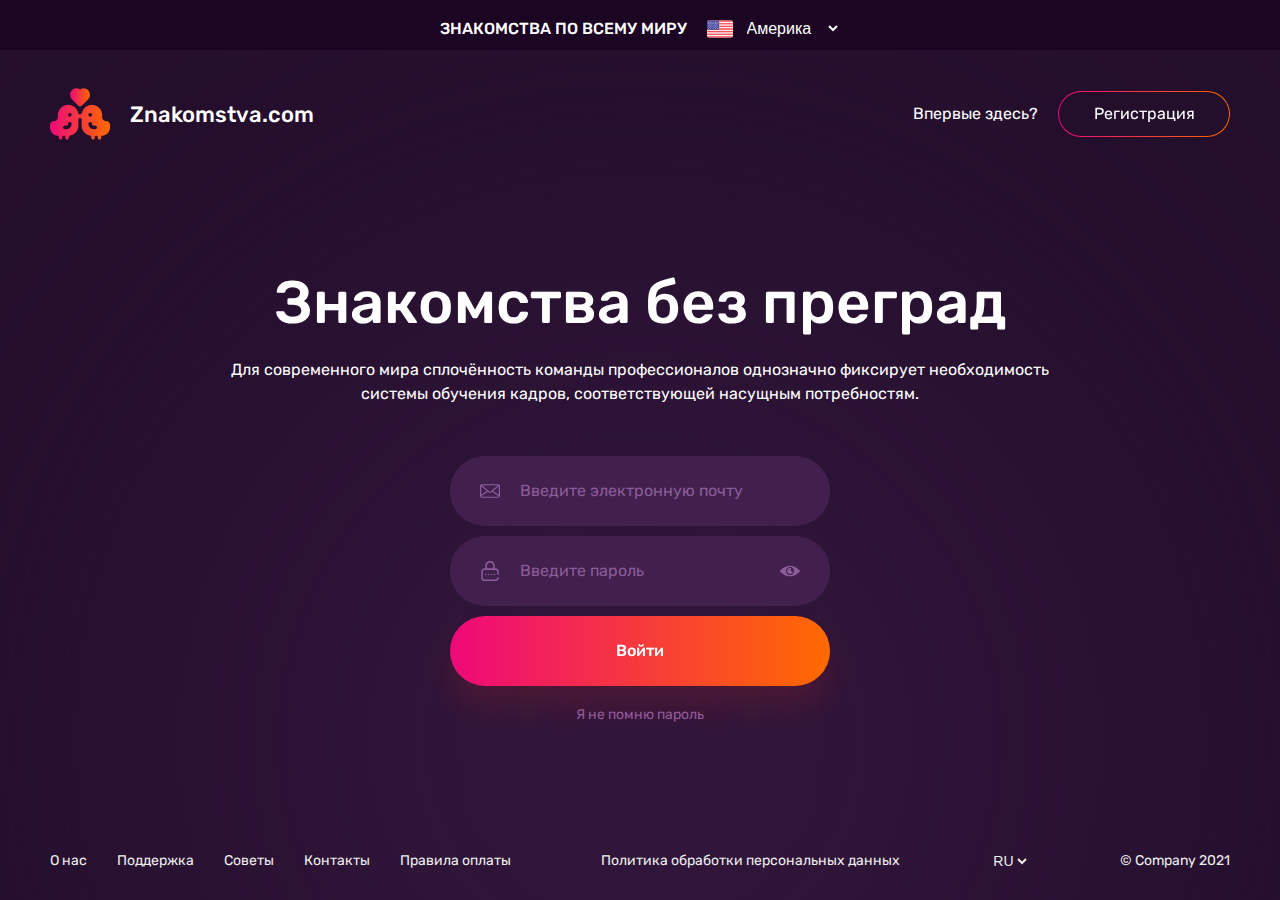
<file: index.html>
<!DOCTYPE html>
<html lang="ru">

<head>
	<meta charset="UTF-8">
	<meta http-equiv="X-UA-Compatible" content="IE=edge">
	<meta name="viewport" content="width=device-width, initial-scale=1.0, user-scalable=no">
	<title>Znakomstva.com</title>
	<link rel="stylesheet" href="css/style.css">
</head>

<body>
	<div class="wrapper index__wrapper">
		<div class="top-bar">
	<p class="top-bar__title">Знакомства по всему миру</p>
	<div class="top-bar__select-country select-country">
		<div class="select-country__img">
			<img src="img/icons/usa-flag.svg" alt="">
		</div>
		<div class="select-country__select">
			<select name="country" id="country">
				<option value="USA" selected>Америка</option>
				<option value="Russia">Россия</option>
			</select>
		</div>
	</div>
</div>
		<div class="left-blob blob"><svg viewBox="0 0 200 200">
		<defs>
			<linearGradient id="gradient1" gradientTransform="rotate(90)">
				<stop id="gradientStop1" offset="0%" stop-color="var(--startColor)" />
				<stop id="gradientStop2" offset="100%" stop-color="var(--stopColor)" />
			</linearGradient>
		</defs>
		<path class="path" d="" fill="url('#gradient1')"></path>
	</svg></div>
		<div class="right-blob blob"><svg viewBox="0 0 200 200">
		<defs>
			<linearGradient id="gradient2" gradientTransform="rotate(90)">
				<stop id="gradientStop3" offset="0%" stop-color="var(--startColor)" />
				<stop id="gradientStop4" offset="100%" stop-color="var(--stopColor)" />
			</linearGradient>
		</defs>
		<path class="path" d="" fill="url('#gradient2')"></path>
	</svg></div>
		<header class="header">
			<div class="header__container container">
				<div class="header__content">
					<div class="header__logo">
						<div class="header__img">
							<img src="img/icons/love-birds.png" alt="">
						</div>
						<p class="header__text">Znakomstva.com</p>
					</div>
					<div class="header__link">
						<span class="header__link2">Впервые здесь?</span>
						<div class="header__link-border rot-360">
							<a href="registration.html">Регистрация</a>
						</div>
					</div>
				</div>
			</div>
		</header>
		<main class="login">
			<div class="login__container container">
				<div class="login__content">
					<h1 class="login__title">Знакомства без преград</h1>
					<p class="login__subtitle">Для современного мира сплочённость команды профессионалов однозначно фиксирует
						необходимость системы обучения кадров,
						соответствующей насущным потребностям.</p>
					<div class="login__form authorization-form">
						<form method="post" name="authorization-form" onsubmit="return validateEmailAuth(event)">
							<div class="authorization-form__email-box email-box input-box">
								<input type="text" class="authorization-form__email email text-input" name="email" placeholder="Введите электронную почту">
							</div>
							<div class="authorization-form__password-box password-box input-box">
								<input class="authorization-form__password password text-input" type="password" name="password" placeholder="Введите пароль">
								<a href="#" class="password-control"></a>
							</div>
							<div class="authorization-form__submit-box form-btn-box">
								<input type="submit" value="Войти" class="authorization-form__submit form-btn rot-360 b-orange">
							</div>
						</form>
						<div class="forgot-password">
							<a href="#" class="forgot-popup-open">Я не помню пароль</a>
						</div>
					</div>
				</div>
			</div>
		</main>
		<footer class="footer">
	<div class="footer__container container">
		<div class="footer__content">
			<ul class="footer__links">
				<li><a href="#">О нас</a></li>
				<li><a href="#">Поддержка</a></li>
				<li><a href="#">Советы</a></li>
				<li><a href="#">Контакты</a></li>
				<li><a href="#">Правила оплаты</a></li>
			</ul>
			<div class="footer__politic">
				<a href="page-404.html">Политика обработки персональных данных</a>
			</div>
			<div class="footer__select">
				<select name="language" id="language">
					<option value="ru" selected>RU</option>
					<option value="en">EN</option>
				</select>
			</div>
			<div class="footer__copyright">
				<span>© Company 2021</span>
			</div>
		</div>
	</div>
</footer>
		<div class="forgot-popup">
			<div class="forgot-popup__body">
				<h2 class="forgot-popup__title">Я не помню пароль</h2>
				<p class="forgot-popup__subtitle">Введи свой email и мы вышлем тебе инструкции по изменению пароля</p>
				<div class="forgot-popup__form forgot-form" onsubmit="return validateEmailForgot(event)">
					<form method="post" name="forgot-form">
						<div class="forgot-form__email-box email-box input-box">
							<input type="text" class="forgot-form__email email text-input" name="email" placeholder="Введите электронную почту">
						</div>
						<div class="forgot-form__submit-box form-btn-box">
							<input type="submit" value="Запросить новый пароль" class="forgot-form__submit form-btn rot-360 b-orange">
						</div>
					</form>
				</div>
			</div>
		</div>
	</div>
	<script src="js/index.js"></script>
	<script src="js/blobs.js" async type="module"></script>
</body>

</html>
</file>
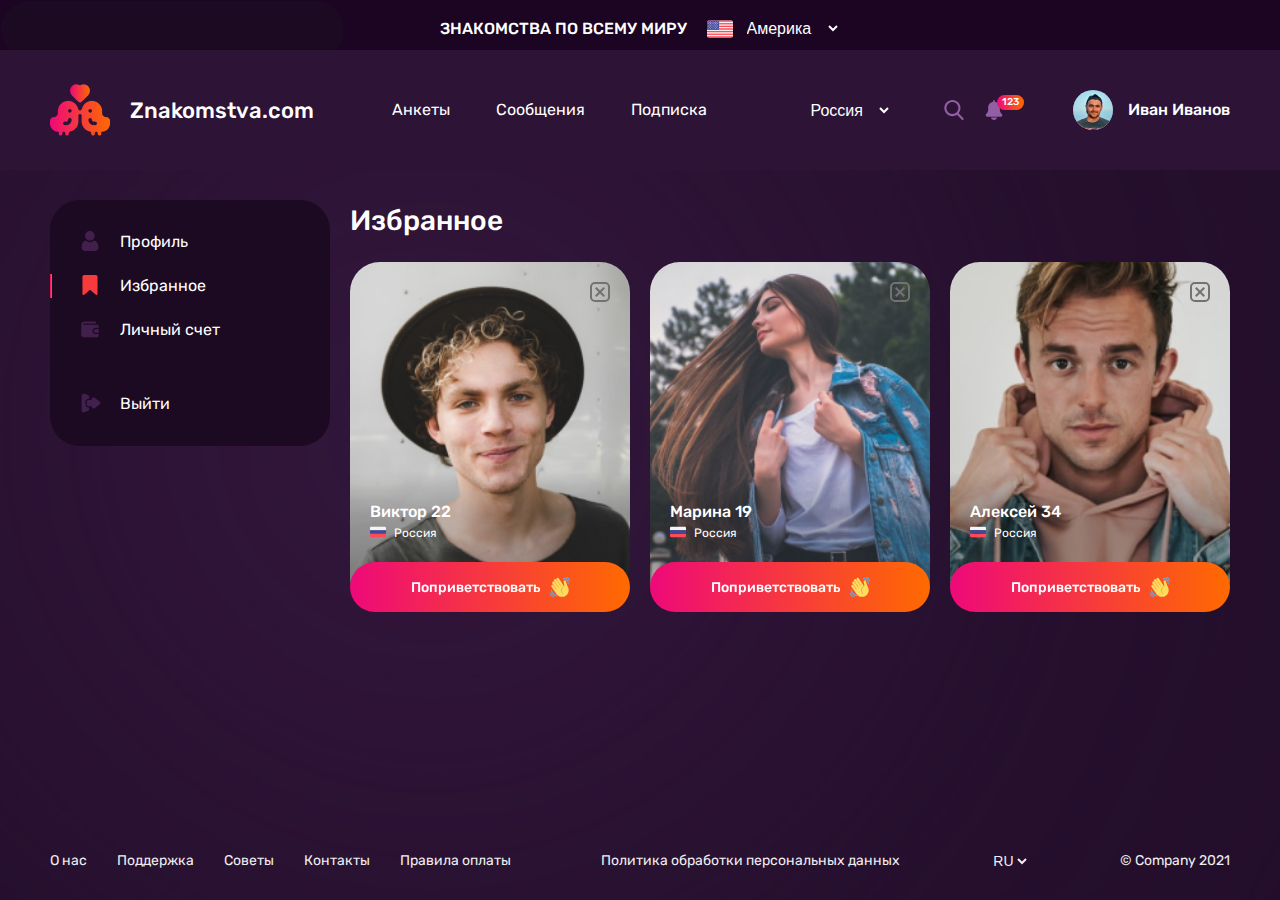
<file: favorite.html>
<!DOCTYPE html>
<html lang="ru">

<head>
	<meta charset="UTF-8">
	<meta http-equiv="X-UA-Compatible" content="IE=edge">
	<meta name="viewport" content="width=device-width, initial-scale=1.0, user-scalable=no">
	<title>Избранное</title>
	<link rel="stylesheet" href="css/style.css">
</head>

<body>
	<div class="wrapper favorite__wrapper">
		<div class="top-bar">
	<p class="top-bar__title">Знакомства по всему миру</p>
	<div class="top-bar__select-country select-country">
		<div class="select-country__img">
			<img src="img/icons/usa-flag.svg" alt="">
		</div>
		<div class="select-country__select">
			<select name="country" id="country">
				<option value="USA" selected>Америка</option>
				<option value="Russia">Россия</option>
			</select>
		</div>
	</div>
</div>
		<header class="header-nav">
	<div class="header-nav__container container">
		<div class="header-nav__content">
			<div class="header-nav__logo">
				<div class="header-nav__img">
					<img src="img/icons/love-birds.png" alt="">
				</div>
				<p class="header-nav__text">Znakomstva.com</p>
			</div>
			<nav class="header-nav__nav nav">
				<ul class="nav__links">
					<li class="nav__item"><a href="main.html" class="nav__link">Анкеты</a></li>
					<li class="nav__item"><a href="-" class="open-messages">Сообщения</a></li>
					<li class="nav__item"><a href="tariffs.html" class="nav__link">Подписка</a></li>
				</ul>
				<div class="header-nav__select-box select-location-box">
					<select name="select-location" class="select-location">
						<option value="russia" selected>Россия</option>
						<option value="usa">Америка</option>
					</select>
				</div>
			</nav>
			<div class="header-nav__user user">
				<div class="header-nav__icons">
					<a href=# class="header-nav__search">
					</a>
					<a href=# class="header-nav__bell">
						<span>123</span>
					</a>
				</div>
				<div class="user__photo">
					<a href="settings.html"><img src="img/icons/user-photo.jpg" alt=""></a>
				</div>
				<p class="user__name">Иван Иванов</p>
				<div class="header-nav__burger">
					<span></span>
				</div>
			</div>
		</div>
	</div>
</header>
		<main class="settings favorite">
			<div class="settings__container container">
				<div class="settings__content">
					<nav class="settings__nav settings-nav">
	<ul class="settings-nav__links">
		<li class="settings-nav__item"><a href="settings.html" class="settings-nav__link">Профиль</a>
		</li>
		<li class="settings-nav__item"><a href="favorite.html" class="settings-nav__link">Избранное</a>
		</li>
		<li class="settings-nav__item"><a href="personal-account.html" class="settings-nav__link">Личный счет</a></li>
		<li class="settings-nav__item"><a href="index.html" class="settings-nav__link">Выйти</a></li>
	</ul>
</nav>
					<div class="favorite__content">
						<h2 class="favorite__title">Избранное</h2>
						<div class="favorite__body">
							<div class="favorite__item">
								<div class="favorite__card favorite-card card">
									<div class="favorite-card__image card__image">
										<img src="img/main/card-img1.jpg" alt="">
										<span class="delete-card"></span>
									</div>
									<div class="favorite-card__body card__body">
										<div class="favorite-card__info card__info">
											<p class="favorite-card__name card__name">Виктор 22</p>
											<div class="favorite-card__location card__location">
												<img src="img/icons/russian-flag.svg" alt="">
												<span>Россия</span>
											</div>
										</div>
										<button class="favorite-card__btn card__btn rot-360 greet-btn">Поприветствовать</button>
									</div>
								</div>
							</div>
							<div class="favorite__item">
								<div class="favorite__card favorite-card card">
									<div class="favorite-card__image card__image">
										<img src="img/main/card-img2.jpg" alt="">
										<span class="delete-card"></span>
									</div>
									<div class="favorite-card__body card__body">
										<div class="favorite-card__info card__info">
											<p class="favorite-card__name card__name">Марина 19</p>
											<div class="favorite-card__location card__location">
												<img src="img/icons/russian-flag.svg" alt="">
												<span>Россия</span>
											</div>
										</div>
										<button class="favorite-card__btn card__btn rot-360 greet-btn">Поприветствовать</button>
									</div>
								</div>
							</div>
							<div class="favorite__item">
								<div class="favorite__card favorite-card card">
									<div class="favorite-card__image card__image">
										<img src="img/main/card-img3.jpg" alt="">
										<span class="delete-card"></span>
									</div>
									<div class="favorite-card__body card__body">
										<div class="favorite-card__info card__info">
											<p class="favorite-card__name card__name">Алексей 34</p>
											<div class="favorite-card__location card__location">
												<img src="img/icons/russian-flag.svg" alt="">
												<span>Россия</span>
											</div>
										</div>
										<button class="favorite-card__btn card__btn rot-360 greet-btn">Поприветствовать</button>
									</div>
								</div>
							</div>
						</div>
					</div>
				</div>
			</div>
		</main>
		<footer class="footer">
	<div class="footer__container container">
		<div class="footer__content">
			<ul class="footer__links">
				<li><a href="#">О нас</a></li>
				<li><a href="#">Поддержка</a></li>
				<li><a href="#">Советы</a></li>
				<li><a href="#">Контакты</a></li>
				<li><a href="#">Правила оплаты</a></li>
			</ul>
			<div class="footer__politic">
				<a href="page-404.html">Политика обработки персональных данных</a>
			</div>
			<div class="footer__select">
				<select name="language" id="language">
					<option value="ru" selected>RU</option>
					<option value="en">EN</option>
				</select>
			</div>
			<div class="footer__copyright">
				<span>© Company 2021</span>
			</div>
		</div>
	</div>
</footer>
		<div class="chat">
	<div class="chat__body">
		<header class="header-nav">
	<div class="header-nav__container container">
		<div class="header-nav__content">
			<div class="header-nav__logo">
				<div class="header-nav__img">
					<img src="img/icons/love-birds.png" alt="">
				</div>
				<p class="header-nav__text">Znakomstva.com</p>
			</div>
			<nav class="header-nav__nav nav">
				<ul class="nav__links">
					<li class="nav__item"><a href="main.html" class="nav__link">Анкеты</a></li>
					<li class="nav__item"><a href="-" class="open-messages">Сообщения</a></li>
					<li class="nav__item"><a href="tariffs.html" class="nav__link">Подписка</a></li>
				</ul>
				<div class="header-nav__select-box select-location-box">
					<select name="select-location" class="select-location">
						<option value="russia" selected>Россия</option>
						<option value="usa">Америка</option>
					</select>
				</div>
			</nav>
			<div class="header-nav__user user">
				<div class="header-nav__icons">
					<a href=# class="header-nav__search">
					</a>
					<a href=# class="header-nav__bell">
						<span>123</span>
					</a>
				</div>
				<div class="user__photo">
					<a href="settings.html"><img src="img/icons/user-photo.jpg" alt=""></a>
				</div>
				<p class="user__name">Иван Иванов</p>
				<div class="header-nav__burger">
					<span></span>
				</div>
			</div>
		</div>
	</div>
</header>
		<div class="chat__users chat-users">
			<div class="chat-users__wrapper">
				<div class="chat-users__user chat-user">
					<div class="chat-user__photo">
						<img src="img/chat/chat-user-icon1.jpg" alt="">
					</div>
					<div class="chat-user__info">
						<p class="chat-user__name">Марина</p>
						<p class="chat-user__last-message">Привет! Как дела?</p>
					</div>
					<span class="chat-user__new-message-count">1</span>
				</div>
				<div class="chat-users__user chat-user active-chat-user">
					<div class="chat-user__photo">
						<img src="img/chat/chat-user-icon2.jpg" alt="">
					</div>
					<div class="chat-user__info">
						<p class="chat-user__name">Алёна<span class="chat-user__online online"></span></p>
						<p class="chat-user__last-message">Чем занимаешься?</p>
					</div>
				</div>
				<div class="chat-users__user chat-user">
					<div class="chat-user__photo">
						<img src="img/chat/chat-user-icon3.jpg" alt="">
					</div>
					<div class="chat-user__info">
						<p class="chat-user__name">Вика</p>
						<p class="chat-user__last-message">Хорошо. До встречи 👋
						</p>
					</div>
				</div>
				<div class="chat-users__user chat-user">
					<div class="chat-user__photo">
						<img src="img/chat/chat-user-icon4.jpg" alt="">
					</div>
					<div class="chat-user__info">
						<p class="chat-user__name">Анастасия</p>
						<p class="chat-user__last-message">Привет! Как дела?</p>
					</div>
				</div>
				<div class="chat-users__user chat-user">
					<div class="chat-user__photo">
						<img src="img/chat/chat-user-icon4.jpg" alt="">
					</div>
					<div class="chat-user__info">
						<p class="chat-user__name">Анастасия</p>
						<p class="chat-user__last-message">Привет! Как дела?</p>
					</div>
				</div>
				<div class="chat-users__user chat-user">
					<div class="chat-user__photo">
						<img src="img/chat/chat-user-icon4.jpg" alt="">
					</div>
					<div class="chat-user__info">
						<p class="chat-user__name">Анастасия</p>
						<p class="chat-user__last-message">Привет! Как дела?</p>
					</div>
				</div>
				<div class="chat-users__user chat-user">
					<div class="chat-user__photo">
						<img src="img/chat/chat-user-icon4.jpg" alt="">
					</div>
					<div class="chat-user__info">
						<p class="chat-user__name">Анастасия</p>
						<p class="chat-user__last-message">Привет! Как дела?</p>
					</div>
				</div>
			</div>
		</div>
		<div class="chat__messages chat-messages">
			<div class="chat-messages__wrapper">
				<p class="chat-messages__user to-chat-users"><button class="to-chat-users__btn"></button> Алена <span
						class="chat-messages__user-age">22</span><span class="chat-user__online online"></span></p>
				<div class="chat-messages__window">
					<div class="chat-messages__message incoming">
						<div class="chat-messages__user-icon">
							<img src="img/chat/chat-user-icon2.jpg" alt="">
						</div>
						<p class="chat-messages__text pink-message">Привет<br>
							Текст сообщения будет тут</p>
					</div>
					<div class="chat-messages__message outgoing">
						<div class="chat-messages__user-icon">
							<img src="img/chat/chat-my-icon.jpg" alt="">
						</div>
						<p class="chat-messages__text blue-message">Привет<br>
							Ответ на сообщение будет тут</p>
					</div>
					<div class="chat-messages__message incoming">
						<div class="chat-messages__user-icon">
							<img src="img/chat/chat-user-icon2.jpg" alt="">
						</div>
						<p class="chat-messages__text pink-message">Еще одно сообщение в одну строку</p>
					</div>
					<div class="chat-messages__message outgoing">
						<div class="chat-messages__user-icon">
							<img src="img/chat/chat-my-icon.jpg" alt="">
						</div>
						<p class="chat-messages__text blue-message">Ответ на сообщение в несколько строк
							<br>Тут вторая строка
							<br>Тут будет третья
						</p>
					</div>
					<div class="chat-messages__message outgoing">
						<div class="chat-messages__user-icon">
							<img src="img/chat/chat-my-icon.jpg" alt="">
						</div>
						<p class="chat-messages__text blue-message">Ответ на сообщение в несколько строк
							<br>Тут вторая строка
							<br>Тут будет третья
						</p>
					</div>
					<div class="chat-messages__message outgoing">
						<div class="chat-messages__user-icon">
							<img src="img/chat/chat-my-icon.jpg" alt="">
						</div>
						<p class="chat-messages__text blue-message">Ответ на сообщение в несколько строк
							<br>Тут вторая строка
							<br>Тут будет третья
						</p>
					</div>
				</div>
				<div class="chat-messages__input-box input-box">
					<textarea name="messages" rows="1" class="chat-messages__input text-input"
						placeholder="Написать сообщение..."></textarea>
					<button class="chat-messages__submit"></button>
				</div>
			</div>
		</div>
	</div>
</div>
	</div>
	<script src="js/favorite.js"></script>
</body>

</html>
</file>
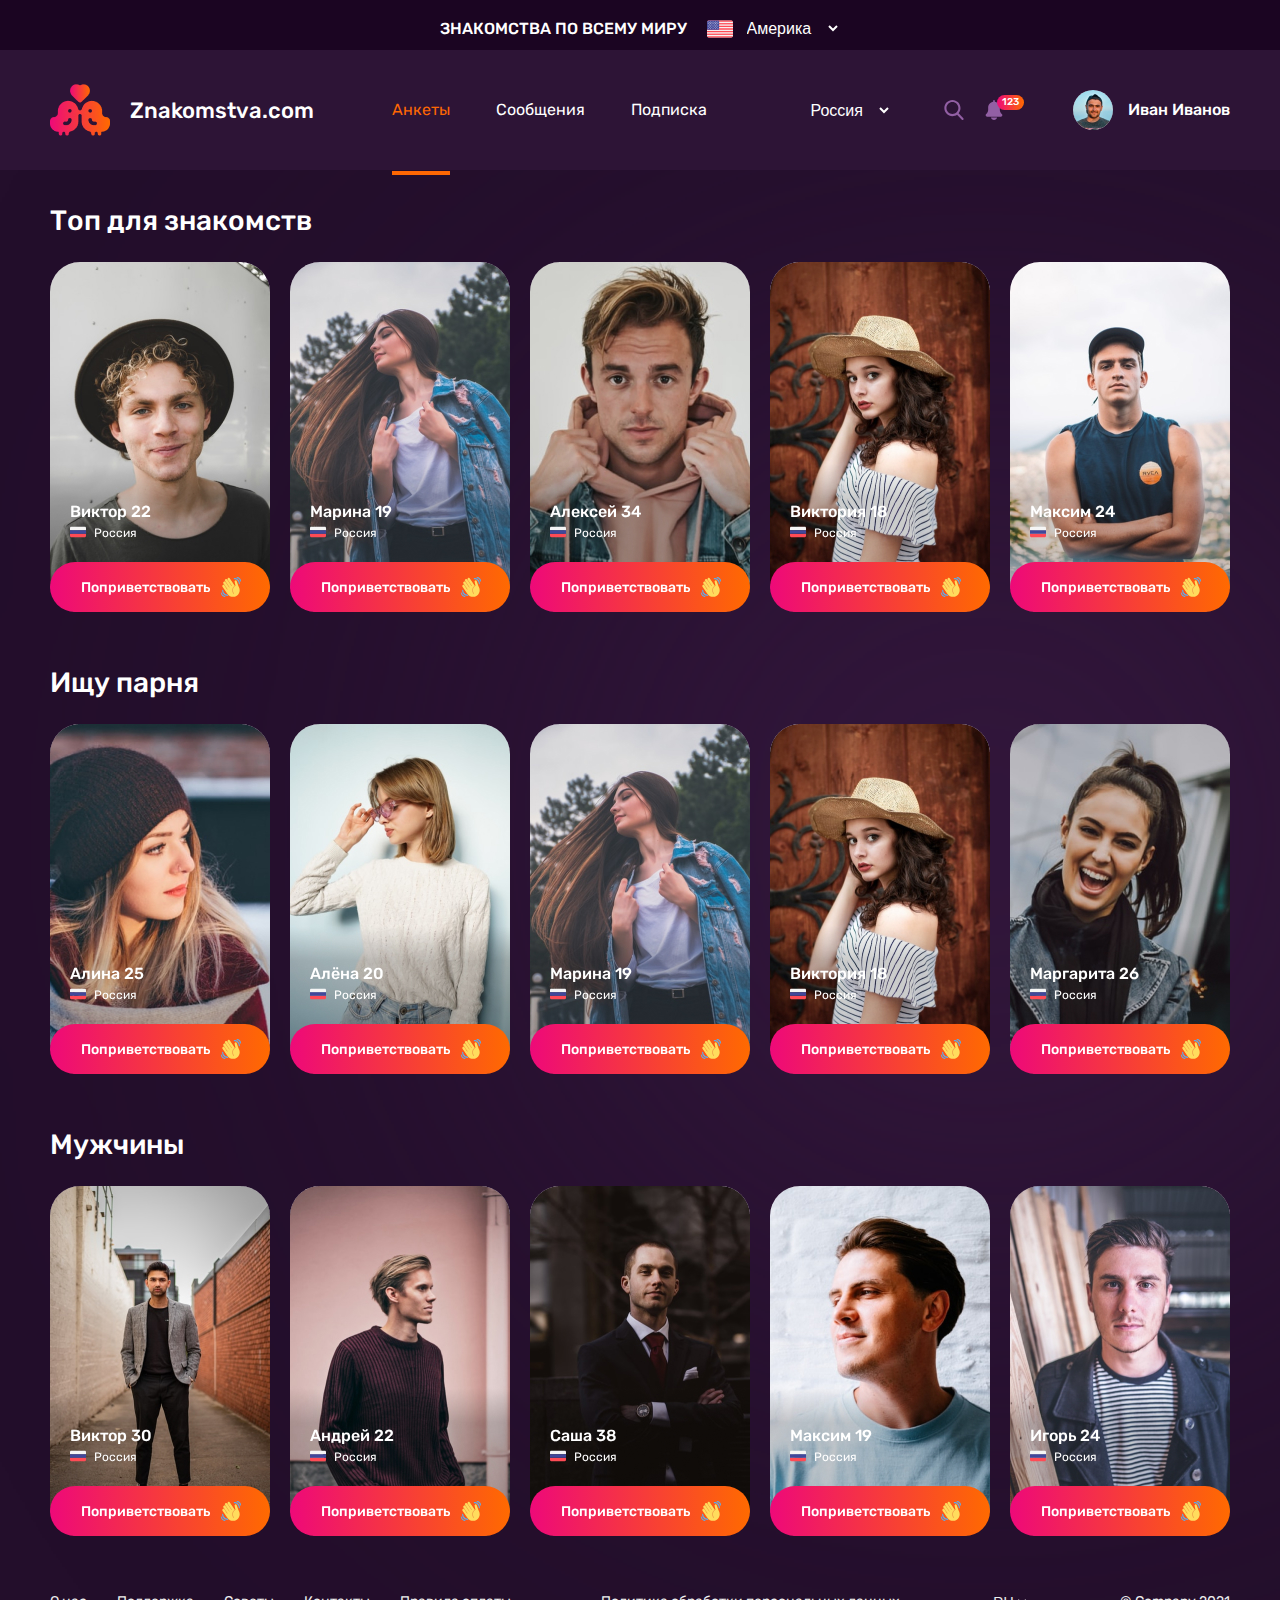
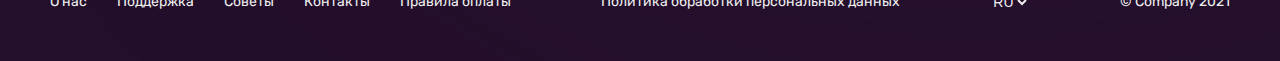
<file: main.html>
<!DOCTYPE html>
<html lang="ru">

<head>
	<meta charset="UTF-8">
	<meta http-equiv="X-UA-Compatible" content="IE=edge">
	<meta name="viewport" content="width=device-width, initial-scale=1.0, user-scalable=no">
	<title>Анкеты</title>
	<link rel="stylesheet" href="css/style.css">
	<link rel="stylesheet" href="css/swiper-bundle.min.css">
</head>

<body>
	<div class="wrapper main__wrapper">
		<div class="top-bar">
	<p class="top-bar__title">Знакомства по всему миру</p>
	<div class="top-bar__select-country select-country">
		<div class="select-country__img">
			<img src="img/icons/usa-flag.svg" alt="">
		</div>
		<div class="select-country__select">
			<select name="country" id="country">
				<option value="USA" selected>Америка</option>
				<option value="Russia">Россия</option>
			</select>
		</div>
	</div>
</div>
		<header class="header-nav">
	<div class="header-nav__container container">
		<div class="header-nav__content">
			<div class="header-nav__logo">
				<div class="header-nav__img">
					<img src="img/icons/love-birds.png" alt="">
				</div>
				<p class="header-nav__text">Znakomstva.com</p>
			</div>
			<nav class="header-nav__nav nav">
				<ul class="nav__links">
					<li class="nav__item"><a href="main.html" class="nav__link">Анкеты</a></li>
					<li class="nav__item"><a href="-" class="open-messages">Сообщения</a></li>
					<li class="nav__item"><a href="tariffs.html" class="nav__link">Подписка</a></li>
				</ul>
				<div class="header-nav__select-box select-location-box">
					<select name="select-location" class="select-location">
						<option value="russia" selected>Россия</option>
						<option value="usa">Америка</option>
					</select>
				</div>
			</nav>
			<div class="header-nav__user user">
				<div class="header-nav__icons">
					<a href=# class="header-nav__search">
					</a>
					<a href=# class="header-nav__bell">
						<span>123</span>
					</a>
				</div>
				<div class="user__photo">
					<a href="settings.html"><img src="img/icons/user-photo.jpg" alt=""></a>
				</div>
				<p class="user__name">Иван Иванов</p>
				<div class="header-nav__burger">
					<span></span>
				</div>
			</div>
		</div>
	</div>
</header>
		<main class="main">
			<div class="main__container container">
				<div class="main__content">
					<div class="main__cards cards">
						<h2 class="cards__title">Топ для знакомств</h2>
						<div class="cards__content">
							<div class="cards__slider slider-cards top-meeting swiper-container">
								<div class="slider-cards__wrapper swiper-wrapper">
									<div class="slider-cards__slide swiper-slide">
										<div class="card top-meeting__card">
											<div class="card__image">
												<a href="profile.html"><img src="img/main/card-img1.jpg" alt=""></a>
											</div>
											<div class="card__body">
												<div class="card__info">
													<p class="card__name">Виктор 22</p>
													<div class="card__location">
														<img src="img/icons/russian-flag.svg" alt="">
														<span>Россия</span>
													</div>
												</div>
												<button class="card__btn rot-360 greet-btn">Поприветствовать</button>
											</div>
										</div>
									</div>
									<div class="slider-cards__slide swiper-slide">
										<div class="card top-meeting__card">
											<div class="card__image">
												<a href="profile.html"><img src="img/main/card-img2.jpg" alt=""></a>
											</div>
											<div class="card__body">
												<div class="card__info">
													<p class="card__name">Марина 19</p>
													<div class="card__location">
														<img src="img/icons/russian-flag.svg" alt="">
														<span>Россия</span>
													</div>
												</div>
												<button class="card__btn rot-360 greet-btn">Поприветствовать</button>
											</div>
										</div>
									</div>
									<div class="slider-cards__slide swiper-slide">
										<div class="card top-meeting__card">
											<div class="card__image">
												<a href="profile.html"><img src="img/main/card-img3.jpg" alt=""></a>
											</div>
											<div class="card__body">
												<div class="card__info">
													<p class="card__name">Алексей 34</p>
													<div class="card__location">
														<img src="img/icons/russian-flag.svg" alt="">
														<span>Россия</span>
													</div>
												</div>
												<button class="card__btn rot-360 greet-btn">Поприветствовать</button>
											</div>
										</div>
									</div>
									<div class="slider-cards__slide swiper-slide">
										<div class="card top-meeting__card">
											<div class="card__image">
												<a href="profile.html"><img src="img/main/card-img4.jpg" alt=""></a>
											</div>
											<div class="card__body">
												<div class="card__info">
													<p class="card__name">Виктория 18</p>
													<div class="card__location">
														<img src="img/icons/russian-flag.svg" alt="">
														<span>Россия</span>
													</div>
												</div>
												<button class="card__btn rot-360 greet-btn">Поприветствовать</button>
											</div>
										</div>
									</div>
									<div class="slider-cards__slide swiper-slide">
										<div class="card top-meeting__card">
											<div class="card__image">
												<a href="profile.html"><img src="img/main/card-img5.jpg" alt=""></a>
											</div>
											<div class="card__body">
												<div class="card__info">
													<p class="card__name">Максим 24</p>
													<div class="card__location">
														<img src="img/icons/russian-flag.svg" alt="">
														<span>Россия</span>
													</div>
												</div>
												<button class="card__btn rot-360 greet-btn">Поприветствовать</button>
											</div>
										</div>
									</div>
								</div>
							</div>
						</div>
					</div>
					<div class="main__cards cards">
						<h2 class="cards__title">Ищу парня</h2>
						<div class="cards__content">
							<div class="cards__slider slider-cards find-man swiper-container">
								<div class="slider-cards__wrapper swiper-wrapper">
									<div class="slider-cards__slide swiper-slide">
										<div class="card find-man__card">
											<div class="card__image">
												<a href="profile.html"><img src="img/main/card-img6.jpg" alt=""></a>
											</div>
											<div class="card__body">
												<div class="card__info">
													<p class="card__name">Алина 25</p>
													<div class="card__location">
														<img src="img/icons/russian-flag.svg" alt="">
														<span>Россия</span>
													</div>
												</div>
												<button class="card__btn rot-360 greet-btn">Поприветствовать</button>
											</div>
										</div>
									</div>
									<div class="slider-cards__slide swiper-slide">
										<div class="card find-man__card">
											<div class="card__image">
												<a href="profile.html"><img src="img/main/card-img7.jpg" alt=""></a>
											</div>
											<div class="card__body">
												<div class="card__info">
													<p class="card__name">Алёна 20</p>
													<div class="card__location">
														<img src="img/icons/russian-flag.svg" alt="">
														<span>Россия</span>
													</div>
												</div>
												<button class="card__btn rot-360 greet-btn">Поприветствовать</button>
											</div>
										</div>
									</div>
									<div class="slider-cards__slide swiper-slide">
										<div class="card find-man__card">
											<div class="card__image">
												<a href="profile.html"><img src="img/main/card-img8.jpg" alt=""></a>
											</div>
											<div class="card__body">
												<div class="card__info">
													<p class="card__name">Марина 19</p>
													<div class="card__location">
														<img src="img/icons/russian-flag.svg" alt="">
														<span>Россия</span>
													</div>
												</div>
												<button class="card__btn rot-360 greet-btn">Поприветствовать</button>
											</div>
										</div>
									</div>
									<div class="slider-cards__slide swiper-slide">
										<div class="card find-man__card">
											<div class="card__image">
												<a href="profile.html"><img src="img/main/card-img9.jpg" alt=""></a>
											</div>
											<div class="card__body">
												<div class="card__info">
													<p class="card__name">Виктория 18</p>
													<div class="card__location">
														<img src="img/icons/russian-flag.svg" alt="">
														<span>Россия</span>
													</div>
												</div>
												<button class="card__btn rot-360 greet-btn">Поприветствовать</button>
											</div>
										</div>
									</div>
									<div class="slider-cards__slide swiper-slide">
										<div class="card find-man__card">
											<div class="card__image">
												<a href="profile.html"><img src="img/main/card-img10.jpg" alt=""></a>
											</div>
											<div class="card__body">
												<div class="card__info">
													<p class="card__name">Маргарита 26</p>
													<div class="card__location">
														<img src="img/icons/russian-flag.svg" alt="">
														<span>Россия</span>
													</div>
												</div>
												<button class="card__btn rot-360 greet-btn">Поприветствовать</button>
											</div>
										</div>
									</div>
								</div>
							</div>
						</div>
					</div>
					<div class="main__cards cards">
						<h2 class="cards__title">Мужчины</h2>
						<div class="cards__content">
							<div class="cards__slider slider-cards mans swiper-container">
								<div class="slider-cards__wrapper swiper-wrapper">
									<div class="slider-cards__slide swiper-slide">
										<div class="card mans__card">
											<div class="card__image">
												<a href="profile.html"><img src="img/main/card-img11.jpg" alt=""></a>
											</div>
											<div class="card__body">
												<div class="card__info">
													<p class="card__name">Виктор 30</p>
													<div class="card__location">
														<img src="img/icons/russian-flag.svg" alt="">
														<span>Россия</span>
													</div>
												</div>
												<button class="card__btn rot-360 greet-btn">Поприветствовать</button>
											</div>
										</div>
									</div>
									<div class="slider-cards__slide swiper-slide">
										<div class="card mans__card">
											<div class="card__image">
												<a href="profile.html"><img src="img/main/card-img12.jpg" alt=""></a>
											</div>
											<div class="card__body">
												<div class="card__info">
													<p class="card__name">Андрей 22</p>
													<div class="card__location">
														<img src="img/icons/russian-flag.svg" alt="">
														<span>Россия</span>
													</div>
												</div>
												<button class="card__btn rot-360 greet-btn">Поприветствовать</button>
											</div>
										</div>
									</div>
									<div class="slider-cards__slide swiper-slide">
										<div class="card mans__card">
											<div class="card__image">
												<a href="profile.html"><img src="img/main/card-img13.jpg" alt=""></a>
											</div>
											<div class="card__body">
												<div class="card__info">
													<p class="card__name">Саша 38</p>
													<div class="card__location">
														<img src="img/icons/russian-flag.svg" alt="">
														<span>Россия</span>
													</div>
												</div>
												<button class="card__btn rot-360 greet-btn">Поприветствовать</button>
											</div>
										</div>
									</div>
									<div class="slider-cards__slide swiper-slide">
										<div class="card mans__card">
											<div class="card__image">
												<a href="profile.html"><img src="img/main/card-img14.jpg" alt=""></a>
											</div>
											<div class="card__body">
												<div class="card__info">
													<p class="card__name">Максим 19</p>
													<div class="card__location">
														<img src="img/icons/russian-flag.svg" alt="">
														<span>Россия</span>
													</div>
												</div>
												<button class="card__btn rot-360 greet-btn">Поприветствовать</button>
											</div>
										</div>
									</div>
									<div class="slider-cards__slide swiper-slide">
										<div class="card mans__card">
											<div class="card__image">
												<a href="profile.html"><img src="img/main/card-img15.jpg" alt=""></a>
											</div>
											<div class="card__body">
												<div class="card__info">
													<p class="card__name">Игорь 24</p>
													<div class="card__location">
														<img src="img/icons/russian-flag.svg" alt="">
														<span>Россия</span>
													</div>
												</div>
												<button class="card__btn rot-360 greet-btn">Поприветствовать</button>
											</div>
										</div>
									</div>
								</div>
							</div>
						</div>
					</div>
				</div>
			</div>
		</main>
		<footer class="footer">
	<div class="footer__container container">
		<div class="footer__content">
			<ul class="footer__links">
				<li><a href="#">О нас</a></li>
				<li><a href="#">Поддержка</a></li>
				<li><a href="#">Советы</a></li>
				<li><a href="#">Контакты</a></li>
				<li><a href="#">Правила оплаты</a></li>
			</ul>
			<div class="footer__politic">
				<a href="page-404.html">Политика обработки персональных данных</a>
			</div>
			<div class="footer__select">
				<select name="language" id="language">
					<option value="ru" selected>RU</option>
					<option value="en">EN</option>
				</select>
			</div>
			<div class="footer__copyright">
				<span>© Company 2021</span>
			</div>
		</div>
	</div>
</footer>
		<div class="chat">
	<div class="chat__body">
		<header class="header-nav">
	<div class="header-nav__container container">
		<div class="header-nav__content">
			<div class="header-nav__logo">
				<div class="header-nav__img">
					<img src="img/icons/love-birds.png" alt="">
				</div>
				<p class="header-nav__text">Znakomstva.com</p>
			</div>
			<nav class="header-nav__nav nav">
				<ul class="nav__links">
					<li class="nav__item"><a href="main.html" class="nav__link">Анкеты</a></li>
					<li class="nav__item"><a href="-" class="open-messages">Сообщения</a></li>
					<li class="nav__item"><a href="tariffs.html" class="nav__link">Подписка</a></li>
				</ul>
				<div class="header-nav__select-box select-location-box">
					<select name="select-location" class="select-location">
						<option value="russia" selected>Россия</option>
						<option value="usa">Америка</option>
					</select>
				</div>
			</nav>
			<div class="header-nav__user user">
				<div class="header-nav__icons">
					<a href=# class="header-nav__search">
					</a>
					<a href=# class="header-nav__bell">
						<span>123</span>
					</a>
				</div>
				<div class="user__photo">
					<a href="settings.html"><img src="img/icons/user-photo.jpg" alt=""></a>
				</div>
				<p class="user__name">Иван Иванов</p>
				<div class="header-nav__burger">
					<span></span>
				</div>
			</div>
		</div>
	</div>
</header>
		<div class="chat__users chat-users">
			<div class="chat-users__wrapper">
				<div class="chat-users__user chat-user">
					<div class="chat-user__photo">
						<img src="img/chat/chat-user-icon1.jpg" alt="">
					</div>
					<div class="chat-user__info">
						<p class="chat-user__name">Марина</p>
						<p class="chat-user__last-message">Привет! Как дела?</p>
					</div>
					<span class="chat-user__new-message-count">1</span>
				</div>
				<div class="chat-users__user chat-user active-chat-user">
					<div class="chat-user__photo">
						<img src="img/chat/chat-user-icon2.jpg" alt="">
					</div>
					<div class="chat-user__info">
						<p class="chat-user__name">Алёна<span class="chat-user__online online"></span></p>
						<p class="chat-user__last-message">Чем занимаешься?</p>
					</div>
				</div>
				<div class="chat-users__user chat-user">
					<div class="chat-user__photo">
						<img src="img/chat/chat-user-icon3.jpg" alt="">
					</div>
					<div class="chat-user__info">
						<p class="chat-user__name">Вика</p>
						<p class="chat-user__last-message">Хорошо. До встречи 👋
						</p>
					</div>
				</div>
				<div class="chat-users__user chat-user">
					<div class="chat-user__photo">
						<img src="img/chat/chat-user-icon4.jpg" alt="">
					</div>
					<div class="chat-user__info">
						<p class="chat-user__name">Анастасия</p>
						<p class="chat-user__last-message">Привет! Как дела?</p>
					</div>
				</div>
				<div class="chat-users__user chat-user">
					<div class="chat-user__photo">
						<img src="img/chat/chat-user-icon4.jpg" alt="">
					</div>
					<div class="chat-user__info">
						<p class="chat-user__name">Анастасия</p>
						<p class="chat-user__last-message">Привет! Как дела?</p>
					</div>
				</div>
				<div class="chat-users__user chat-user">
					<div class="chat-user__photo">
						<img src="img/chat/chat-user-icon4.jpg" alt="">
					</div>
					<div class="chat-user__info">
						<p class="chat-user__name">Анастасия</p>
						<p class="chat-user__last-message">Привет! Как дела?</p>
					</div>
				</div>
				<div class="chat-users__user chat-user">
					<div class="chat-user__photo">
						<img src="img/chat/chat-user-icon4.jpg" alt="">
					</div>
					<div class="chat-user__info">
						<p class="chat-user__name">Анастасия</p>
						<p class="chat-user__last-message">Привет! Как дела?</p>
					</div>
				</div>
			</div>
		</div>
		<div class="chat__messages chat-messages">
			<div class="chat-messages__wrapper">
				<p class="chat-messages__user to-chat-users"><button class="to-chat-users__btn"></button> Алена <span
						class="chat-messages__user-age">22</span><span class="chat-user__online online"></span></p>
				<div class="chat-messages__window">
					<div class="chat-messages__message incoming">
						<div class="chat-messages__user-icon">
							<img src="img/chat/chat-user-icon2.jpg" alt="">
						</div>
						<p class="chat-messages__text pink-message">Привет<br>
							Текст сообщения будет тут</p>
					</div>
					<div class="chat-messages__message outgoing">
						<div class="chat-messages__user-icon">
							<img src="img/chat/chat-my-icon.jpg" alt="">
						</div>
						<p class="chat-messages__text blue-message">Привет<br>
							Ответ на сообщение будет тут</p>
					</div>
					<div class="chat-messages__message incoming">
						<div class="chat-messages__user-icon">
							<img src="img/chat/chat-user-icon2.jpg" alt="">
						</div>
						<p class="chat-messages__text pink-message">Еще одно сообщение в одну строку</p>
					</div>
					<div class="chat-messages__message outgoing">
						<div class="chat-messages__user-icon">
							<img src="img/chat/chat-my-icon.jpg" alt="">
						</div>
						<p class="chat-messages__text blue-message">Ответ на сообщение в несколько строк
							<br>Тут вторая строка
							<br>Тут будет третья
						</p>
					</div>
					<div class="chat-messages__message outgoing">
						<div class="chat-messages__user-icon">
							<img src="img/chat/chat-my-icon.jpg" alt="">
						</div>
						<p class="chat-messages__text blue-message">Ответ на сообщение в несколько строк
							<br>Тут вторая строка
							<br>Тут будет третья
						</p>
					</div>
					<div class="chat-messages__message outgoing">
						<div class="chat-messages__user-icon">
							<img src="img/chat/chat-my-icon.jpg" alt="">
						</div>
						<p class="chat-messages__text blue-message">Ответ на сообщение в несколько строк
							<br>Тут вторая строка
							<br>Тут будет третья
						</p>
					</div>
				</div>
				<div class="chat-messages__input-box input-box">
					<textarea name="messages" rows="1" class="chat-messages__input text-input"
						placeholder="Написать сообщение..."></textarea>
					<button class="chat-messages__submit"></button>
				</div>
			</div>
		</div>
	</div>
</div>
	</div>
	<script src="js/swiper-bundle.min.js"></script>
	<script src="js/main.js"></script>
</body>

</html>
</file>
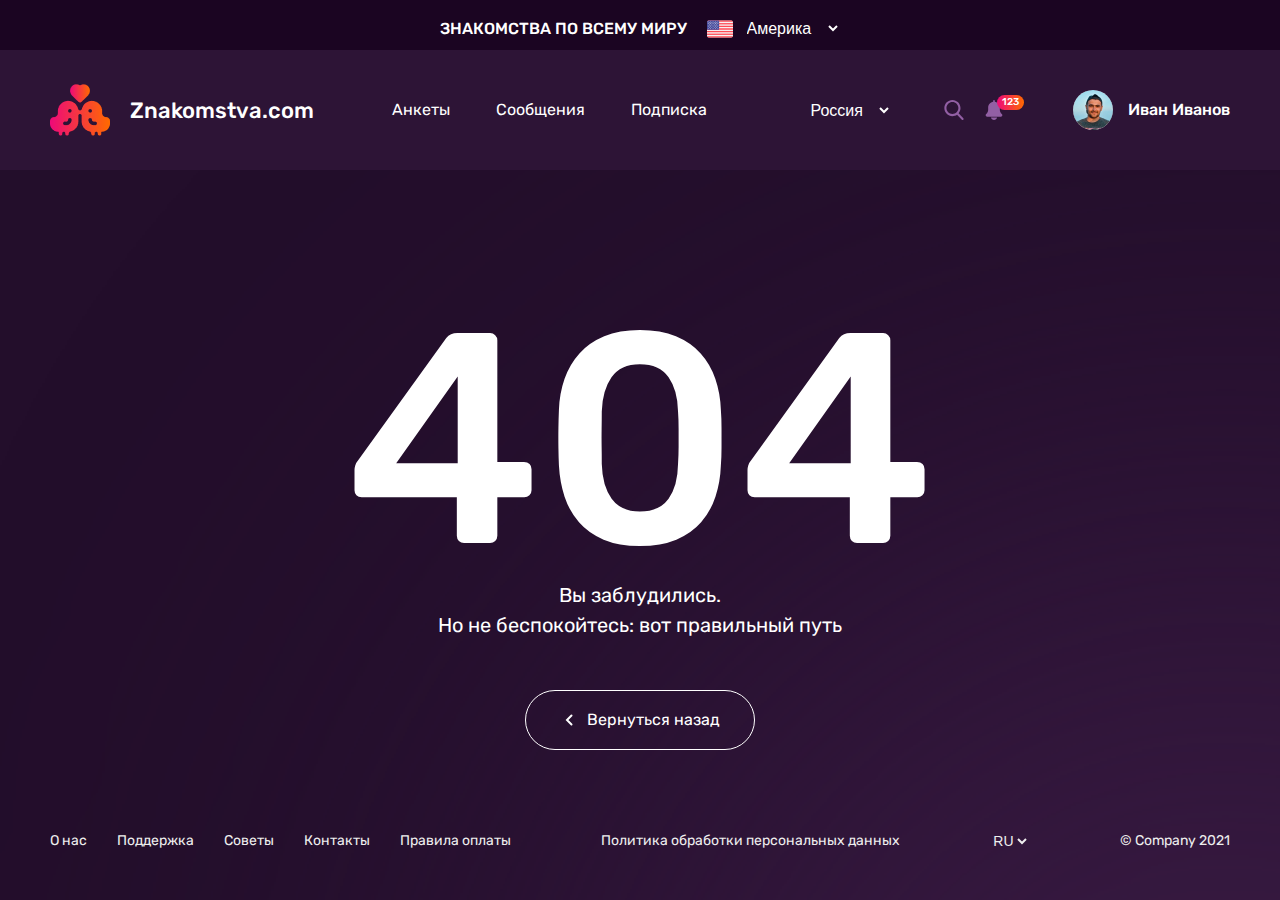
<file: page-404.html>
<!DOCTYPE html>
<html lang="ru">

<head>
	<meta charset="UTF-8">
	<meta http-equiv="X-UA-Compatible" content="IE=edge">
	<meta name="viewport" content="width=device-width, initial-scale=1.0, user-scalable=no">
	<title>404</title>
	<link rel="stylesheet" href="css/style.css">
</head>

<body>
	<div class="wrapper page-404__wrapper">
		<div class="top-bar">
	<p class="top-bar__title">Знакомства по всему миру</p>
	<div class="top-bar__select-country select-country">
		<div class="select-country__img">
			<img src="img/icons/usa-flag.svg" alt="">
		</div>
		<div class="select-country__select">
			<select name="country" id="country">
				<option value="USA" selected>Америка</option>
				<option value="Russia">Россия</option>
			</select>
		</div>
	</div>
</div>
		<header class="header-nav">
	<div class="header-nav__container container">
		<div class="header-nav__content">
			<div class="header-nav__logo">
				<div class="header-nav__img">
					<img src="img/icons/love-birds.png" alt="">
				</div>
				<p class="header-nav__text">Znakomstva.com</p>
			</div>
			<nav class="header-nav__nav nav">
				<ul class="nav__links">
					<li class="nav__item"><a href="main.html" class="nav__link">Анкеты</a></li>
					<li class="nav__item"><a href="-" class="open-messages">Сообщения</a></li>
					<li class="nav__item"><a href="tariffs.html" class="nav__link">Подписка</a></li>
				</ul>
				<div class="header-nav__select-box select-location-box">
					<select name="select-location" class="select-location">
						<option value="russia" selected>Россия</option>
						<option value="usa">Америка</option>
					</select>
				</div>
			</nav>
			<div class="header-nav__user user">
				<div class="header-nav__icons">
					<a href=# class="header-nav__search">
					</a>
					<a href=# class="header-nav__bell">
						<span>123</span>
					</a>
				</div>
				<div class="user__photo">
					<a href="settings.html"><img src="img/icons/user-photo.jpg" alt=""></a>
				</div>
				<p class="user__name">Иван Иванов</p>
				<div class="header-nav__burger">
					<span></span>
				</div>
			</div>
		</div>
	</div>
</header>
		<main class="page-404">
			<div class="left-blob blob"><svg viewBox="0 0 200 200">
		<defs>
			<linearGradient id="gradient1" gradientTransform="rotate(90)">
				<stop id="gradientStop1" offset="0%" stop-color="var(--startColor)" />
				<stop id="gradientStop2" offset="100%" stop-color="var(--stopColor)" />
			</linearGradient>
		</defs>
		<path class="path" d="" fill="url('#gradient1')"></path>
	</svg></div>
			<div class="page-404__container container">
				<div class="page-404__content">
					<h2 class="page-404__title">404</h2>
					<p class="page-404__subtitle">Вы заблудились.<br class="br-480"> Но не беспокойтесь: вот правильный путь
					</p>
					<button class="page-404__btn">Вернуться назад</button>
				</div>
			</div>
		</main>
		<footer class="footer">
	<div class="footer__container container">
		<div class="footer__content">
			<ul class="footer__links">
				<li><a href="#">О нас</a></li>
				<li><a href="#">Поддержка</a></li>
				<li><a href="#">Советы</a></li>
				<li><a href="#">Контакты</a></li>
				<li><a href="#">Правила оплаты</a></li>
			</ul>
			<div class="footer__politic">
				<a href="page-404.html">Политика обработки персональных данных</a>
			</div>
			<div class="footer__select">
				<select name="language" id="language">
					<option value="ru" selected>RU</option>
					<option value="en">EN</option>
				</select>
			</div>
			<div class="footer__copyright">
				<span>© Company 2021</span>
			</div>
		</div>
	</div>
</footer>
		<div class="chat">
	<div class="chat__body">
		<header class="header-nav">
	<div class="header-nav__container container">
		<div class="header-nav__content">
			<div class="header-nav__logo">
				<div class="header-nav__img">
					<img src="img/icons/love-birds.png" alt="">
				</div>
				<p class="header-nav__text">Znakomstva.com</p>
			</div>
			<nav class="header-nav__nav nav">
				<ul class="nav__links">
					<li class="nav__item"><a href="main.html" class="nav__link">Анкеты</a></li>
					<li class="nav__item"><a href="-" class="open-messages">Сообщения</a></li>
					<li class="nav__item"><a href="tariffs.html" class="nav__link">Подписка</a></li>
				</ul>
				<div class="header-nav__select-box select-location-box">
					<select name="select-location" class="select-location">
						<option value="russia" selected>Россия</option>
						<option value="usa">Америка</option>
					</select>
				</div>
			</nav>
			<div class="header-nav__user user">
				<div class="header-nav__icons">
					<a href=# class="header-nav__search">
					</a>
					<a href=# class="header-nav__bell">
						<span>123</span>
					</a>
				</div>
				<div class="user__photo">
					<a href="settings.html"><img src="img/icons/user-photo.jpg" alt=""></a>
				</div>
				<p class="user__name">Иван Иванов</p>
				<div class="header-nav__burger">
					<span></span>
				</div>
			</div>
		</div>
	</div>
</header>
		<div class="chat__users chat-users">
			<div class="chat-users__wrapper">
				<div class="chat-users__user chat-user">
					<div class="chat-user__photo">
						<img src="img/chat/chat-user-icon1.jpg" alt="">
					</div>
					<div class="chat-user__info">
						<p class="chat-user__name">Марина</p>
						<p class="chat-user__last-message">Привет! Как дела?</p>
					</div>
					<span class="chat-user__new-message-count">1</span>
				</div>
				<div class="chat-users__user chat-user active-chat-user">
					<div class="chat-user__photo">
						<img src="img/chat/chat-user-icon2.jpg" alt="">
					</div>
					<div class="chat-user__info">
						<p class="chat-user__name">Алёна<span class="chat-user__online online"></span></p>
						<p class="chat-user__last-message">Чем занимаешься?</p>
					</div>
				</div>
				<div class="chat-users__user chat-user">
					<div class="chat-user__photo">
						<img src="img/chat/chat-user-icon3.jpg" alt="">
					</div>
					<div class="chat-user__info">
						<p class="chat-user__name">Вика</p>
						<p class="chat-user__last-message">Хорошо. До встречи 👋
						</p>
					</div>
				</div>
				<div class="chat-users__user chat-user">
					<div class="chat-user__photo">
						<img src="img/chat/chat-user-icon4.jpg" alt="">
					</div>
					<div class="chat-user__info">
						<p class="chat-user__name">Анастасия</p>
						<p class="chat-user__last-message">Привет! Как дела?</p>
					</div>
				</div>
				<div class="chat-users__user chat-user">
					<div class="chat-user__photo">
						<img src="img/chat/chat-user-icon4.jpg" alt="">
					</div>
					<div class="chat-user__info">
						<p class="chat-user__name">Анастасия</p>
						<p class="chat-user__last-message">Привет! Как дела?</p>
					</div>
				</div>
				<div class="chat-users__user chat-user">
					<div class="chat-user__photo">
						<img src="img/chat/chat-user-icon4.jpg" alt="">
					</div>
					<div class="chat-user__info">
						<p class="chat-user__name">Анастасия</p>
						<p class="chat-user__last-message">Привет! Как дела?</p>
					</div>
				</div>
				<div class="chat-users__user chat-user">
					<div class="chat-user__photo">
						<img src="img/chat/chat-user-icon4.jpg" alt="">
					</div>
					<div class="chat-user__info">
						<p class="chat-user__name">Анастасия</p>
						<p class="chat-user__last-message">Привет! Как дела?</p>
					</div>
				</div>
			</div>
		</div>
		<div class="chat__messages chat-messages">
			<div class="chat-messages__wrapper">
				<p class="chat-messages__user to-chat-users"><button class="to-chat-users__btn"></button> Алена <span
						class="chat-messages__user-age">22</span><span class="chat-user__online online"></span></p>
				<div class="chat-messages__window">
					<div class="chat-messages__message incoming">
						<div class="chat-messages__user-icon">
							<img src="img/chat/chat-user-icon2.jpg" alt="">
						</div>
						<p class="chat-messages__text pink-message">Привет<br>
							Текст сообщения будет тут</p>
					</div>
					<div class="chat-messages__message outgoing">
						<div class="chat-messages__user-icon">
							<img src="img/chat/chat-my-icon.jpg" alt="">
						</div>
						<p class="chat-messages__text blue-message">Привет<br>
							Ответ на сообщение будет тут</p>
					</div>
					<div class="chat-messages__message incoming">
						<div class="chat-messages__user-icon">
							<img src="img/chat/chat-user-icon2.jpg" alt="">
						</div>
						<p class="chat-messages__text pink-message">Еще одно сообщение в одну строку</p>
					</div>
					<div class="chat-messages__message outgoing">
						<div class="chat-messages__user-icon">
							<img src="img/chat/chat-my-icon.jpg" alt="">
						</div>
						<p class="chat-messages__text blue-message">Ответ на сообщение в несколько строк
							<br>Тут вторая строка
							<br>Тут будет третья
						</p>
					</div>
					<div class="chat-messages__message outgoing">
						<div class="chat-messages__user-icon">
							<img src="img/chat/chat-my-icon.jpg" alt="">
						</div>
						<p class="chat-messages__text blue-message">Ответ на сообщение в несколько строк
							<br>Тут вторая строка
							<br>Тут будет третья
						</p>
					</div>
					<div class="chat-messages__message outgoing">
						<div class="chat-messages__user-icon">
							<img src="img/chat/chat-my-icon.jpg" alt="">
						</div>
						<p class="chat-messages__text blue-message">Ответ на сообщение в несколько строк
							<br>Тут вторая строка
							<br>Тут будет третья
						</p>
					</div>
				</div>
				<div class="chat-messages__input-box input-box">
					<textarea name="messages" rows="1" class="chat-messages__input text-input"
						placeholder="Написать сообщение..."></textarea>
					<button class="chat-messages__submit"></button>
				</div>
			</div>
		</div>
	</div>
</div>
	</div>
	<script src="js/page-404.js"></script>
	<script src="js/blobs.js" async type="module"></script>
</body>

</html>
</file>
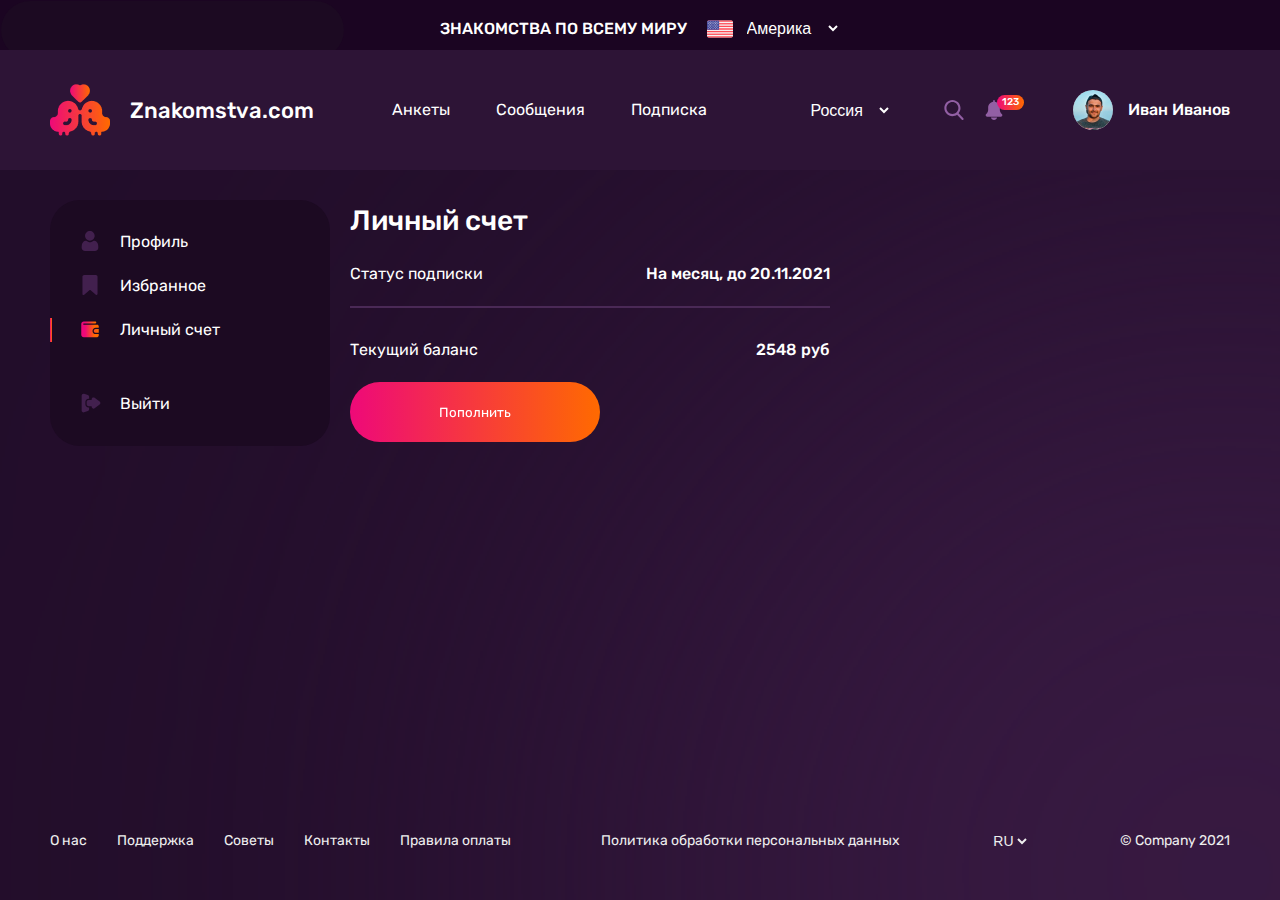
<file: personal-account.html>
<!DOCTYPE html>
<html lang="ru">

<head>
	<meta charset="UTF-8">
	<meta http-equiv="X-UA-Compatible" content="IE=edge">
	<meta name="viewport" content="width=device-width, initial-scale=1.0, user-scalable=no">
	<title>Личный счет</title>
	<link rel="stylesheet" href="css/style.css">
</head>

<body>
	<div class="wrapper personal-account__wrapper">
		<div class="top-bar">
	<p class="top-bar__title">Знакомства по всему миру</p>
	<div class="top-bar__select-country select-country">
		<div class="select-country__img">
			<img src="img/icons/usa-flag.svg" alt="">
		</div>
		<div class="select-country__select">
			<select name="country" id="country">
				<option value="USA" selected>Америка</option>
				<option value="Russia">Россия</option>
			</select>
		</div>
	</div>
</div>
		<header class="header-nav">
	<div class="header-nav__container container">
		<div class="header-nav__content">
			<div class="header-nav__logo">
				<div class="header-nav__img">
					<img src="img/icons/love-birds.png" alt="">
				</div>
				<p class="header-nav__text">Znakomstva.com</p>
			</div>
			<nav class="header-nav__nav nav">
				<ul class="nav__links">
					<li class="nav__item"><a href="main.html" class="nav__link">Анкеты</a></li>
					<li class="nav__item"><a href="-" class="open-messages">Сообщения</a></li>
					<li class="nav__item"><a href="tariffs.html" class="nav__link">Подписка</a></li>
				</ul>
				<div class="header-nav__select-box select-location-box">
					<select name="select-location" class="select-location">
						<option value="russia" selected>Россия</option>
						<option value="usa">Америка</option>
					</select>
				</div>
			</nav>
			<div class="header-nav__user user">
				<div class="header-nav__icons">
					<a href=# class="header-nav__search">
					</a>
					<a href=# class="header-nav__bell">
						<span>123</span>
					</a>
				</div>
				<div class="user__photo">
					<a href="settings.html"><img src="img/icons/user-photo.jpg" alt=""></a>
				</div>
				<p class="user__name">Иван Иванов</p>
				<div class="header-nav__burger">
					<span></span>
				</div>
			</div>
		</div>
	</div>
</header>
		<main class="settings personal-account">
			<div class="settings__container container">
				<div class="settings__content">
					<nav class="settings__nav settings-nav">
	<ul class="settings-nav__links">
		<li class="settings-nav__item"><a href="settings.html" class="settings-nav__link">Профиль</a>
		</li>
		<li class="settings-nav__item"><a href="favorite.html" class="settings-nav__link">Избранное</a>
		</li>
		<li class="settings-nav__item"><a href="personal-account.html" class="settings-nav__link">Личный счет</a></li>
		<li class="settings-nav__item"><a href="index.html" class="settings-nav__link">Выйти</a></li>
	</ul>
</nav>
					<div class="personal-account__content">
						<h2 class="personal-account__title">Личный счет</h2>
						<div class="personal-account__body">
							<div class="personal-account__status account-item">
								<p class="account-item__title">Статус подписки</p>
								<p class="account-item__value">На месяц, до 20.11.2021</p>
							</div>
							<div class="personal-account__line"></div>
							<div class="personal-account__balance account-item">
								<p class="account-item__title">Текущий баланс</p>
								<p class="account-item__value">2548 руб</p>
							</div>
							<button class="personal-account__btn b-orange rot-360">Пополнить</button>
						</div>
					</div>
				</div>
			</div>
		</main>
		<footer class="footer">
	<div class="footer__container container">
		<div class="footer__content">
			<ul class="footer__links">
				<li><a href="#">О нас</a></li>
				<li><a href="#">Поддержка</a></li>
				<li><a href="#">Советы</a></li>
				<li><a href="#">Контакты</a></li>
				<li><a href="#">Правила оплаты</a></li>
			</ul>
			<div class="footer__politic">
				<a href="page-404.html">Политика обработки персональных данных</a>
			</div>
			<div class="footer__select">
				<select name="language" id="language">
					<option value="ru" selected>RU</option>
					<option value="en">EN</option>
				</select>
			</div>
			<div class="footer__copyright">
				<span>© Company 2021</span>
			</div>
		</div>
	</div>
</footer>
		<div class="chat">
	<div class="chat__body">
		<header class="header-nav">
	<div class="header-nav__container container">
		<div class="header-nav__content">
			<div class="header-nav__logo">
				<div class="header-nav__img">
					<img src="img/icons/love-birds.png" alt="">
				</div>
				<p class="header-nav__text">Znakomstva.com</p>
			</div>
			<nav class="header-nav__nav nav">
				<ul class="nav__links">
					<li class="nav__item"><a href="main.html" class="nav__link">Анкеты</a></li>
					<li class="nav__item"><a href="-" class="open-messages">Сообщения</a></li>
					<li class="nav__item"><a href="tariffs.html" class="nav__link">Подписка</a></li>
				</ul>
				<div class="header-nav__select-box select-location-box">
					<select name="select-location" class="select-location">
						<option value="russia" selected>Россия</option>
						<option value="usa">Америка</option>
					</select>
				</div>
			</nav>
			<div class="header-nav__user user">
				<div class="header-nav__icons">
					<a href=# class="header-nav__search">
					</a>
					<a href=# class="header-nav__bell">
						<span>123</span>
					</a>
				</div>
				<div class="user__photo">
					<a href="settings.html"><img src="img/icons/user-photo.jpg" alt=""></a>
				</div>
				<p class="user__name">Иван Иванов</p>
				<div class="header-nav__burger">
					<span></span>
				</div>
			</div>
		</div>
	</div>
</header>
		<div class="chat__users chat-users">
			<div class="chat-users__wrapper">
				<div class="chat-users__user chat-user">
					<div class="chat-user__photo">
						<img src="img/chat/chat-user-icon1.jpg" alt="">
					</div>
					<div class="chat-user__info">
						<p class="chat-user__name">Марина</p>
						<p class="chat-user__last-message">Привет! Как дела?</p>
					</div>
					<span class="chat-user__new-message-count">1</span>
				</div>
				<div class="chat-users__user chat-user active-chat-user">
					<div class="chat-user__photo">
						<img src="img/chat/chat-user-icon2.jpg" alt="">
					</div>
					<div class="chat-user__info">
						<p class="chat-user__name">Алёна<span class="chat-user__online online"></span></p>
						<p class="chat-user__last-message">Чем занимаешься?</p>
					</div>
				</div>
				<div class="chat-users__user chat-user">
					<div class="chat-user__photo">
						<img src="img/chat/chat-user-icon3.jpg" alt="">
					</div>
					<div class="chat-user__info">
						<p class="chat-user__name">Вика</p>
						<p class="chat-user__last-message">Хорошо. До встречи 👋
						</p>
					</div>
				</div>
				<div class="chat-users__user chat-user">
					<div class="chat-user__photo">
						<img src="img/chat/chat-user-icon4.jpg" alt="">
					</div>
					<div class="chat-user__info">
						<p class="chat-user__name">Анастасия</p>
						<p class="chat-user__last-message">Привет! Как дела?</p>
					</div>
				</div>
				<div class="chat-users__user chat-user">
					<div class="chat-user__photo">
						<img src="img/chat/chat-user-icon4.jpg" alt="">
					</div>
					<div class="chat-user__info">
						<p class="chat-user__name">Анастасия</p>
						<p class="chat-user__last-message">Привет! Как дела?</p>
					</div>
				</div>
				<div class="chat-users__user chat-user">
					<div class="chat-user__photo">
						<img src="img/chat/chat-user-icon4.jpg" alt="">
					</div>
					<div class="chat-user__info">
						<p class="chat-user__name">Анастасия</p>
						<p class="chat-user__last-message">Привет! Как дела?</p>
					</div>
				</div>
				<div class="chat-users__user chat-user">
					<div class="chat-user__photo">
						<img src="img/chat/chat-user-icon4.jpg" alt="">
					</div>
					<div class="chat-user__info">
						<p class="chat-user__name">Анастасия</p>
						<p class="chat-user__last-message">Привет! Как дела?</p>
					</div>
				</div>
			</div>
		</div>
		<div class="chat__messages chat-messages">
			<div class="chat-messages__wrapper">
				<p class="chat-messages__user to-chat-users"><button class="to-chat-users__btn"></button> Алена <span
						class="chat-messages__user-age">22</span><span class="chat-user__online online"></span></p>
				<div class="chat-messages__window">
					<div class="chat-messages__message incoming">
						<div class="chat-messages__user-icon">
							<img src="img/chat/chat-user-icon2.jpg" alt="">
						</div>
						<p class="chat-messages__text pink-message">Привет<br>
							Текст сообщения будет тут</p>
					</div>
					<div class="chat-messages__message outgoing">
						<div class="chat-messages__user-icon">
							<img src="img/chat/chat-my-icon.jpg" alt="">
						</div>
						<p class="chat-messages__text blue-message">Привет<br>
							Ответ на сообщение будет тут</p>
					</div>
					<div class="chat-messages__message incoming">
						<div class="chat-messages__user-icon">
							<img src="img/chat/chat-user-icon2.jpg" alt="">
						</div>
						<p class="chat-messages__text pink-message">Еще одно сообщение в одну строку</p>
					</div>
					<div class="chat-messages__message outgoing">
						<div class="chat-messages__user-icon">
							<img src="img/chat/chat-my-icon.jpg" alt="">
						</div>
						<p class="chat-messages__text blue-message">Ответ на сообщение в несколько строк
							<br>Тут вторая строка
							<br>Тут будет третья
						</p>
					</div>
					<div class="chat-messages__message outgoing">
						<div class="chat-messages__user-icon">
							<img src="img/chat/chat-my-icon.jpg" alt="">
						</div>
						<p class="chat-messages__text blue-message">Ответ на сообщение в несколько строк
							<br>Тут вторая строка
							<br>Тут будет третья
						</p>
					</div>
					<div class="chat-messages__message outgoing">
						<div class="chat-messages__user-icon">
							<img src="img/chat/chat-my-icon.jpg" alt="">
						</div>
						<p class="chat-messages__text blue-message">Ответ на сообщение в несколько строк
							<br>Тут вторая строка
							<br>Тут будет третья
						</p>
					</div>
				</div>
				<div class="chat-messages__input-box input-box">
					<textarea name="messages" rows="1" class="chat-messages__input text-input"
						placeholder="Написать сообщение..."></textarea>
					<button class="chat-messages__submit"></button>
				</div>
			</div>
		</div>
	</div>
</div>
	</div>
	<script src="js/personal-account.js"></script>
</body>

</html>
</file>
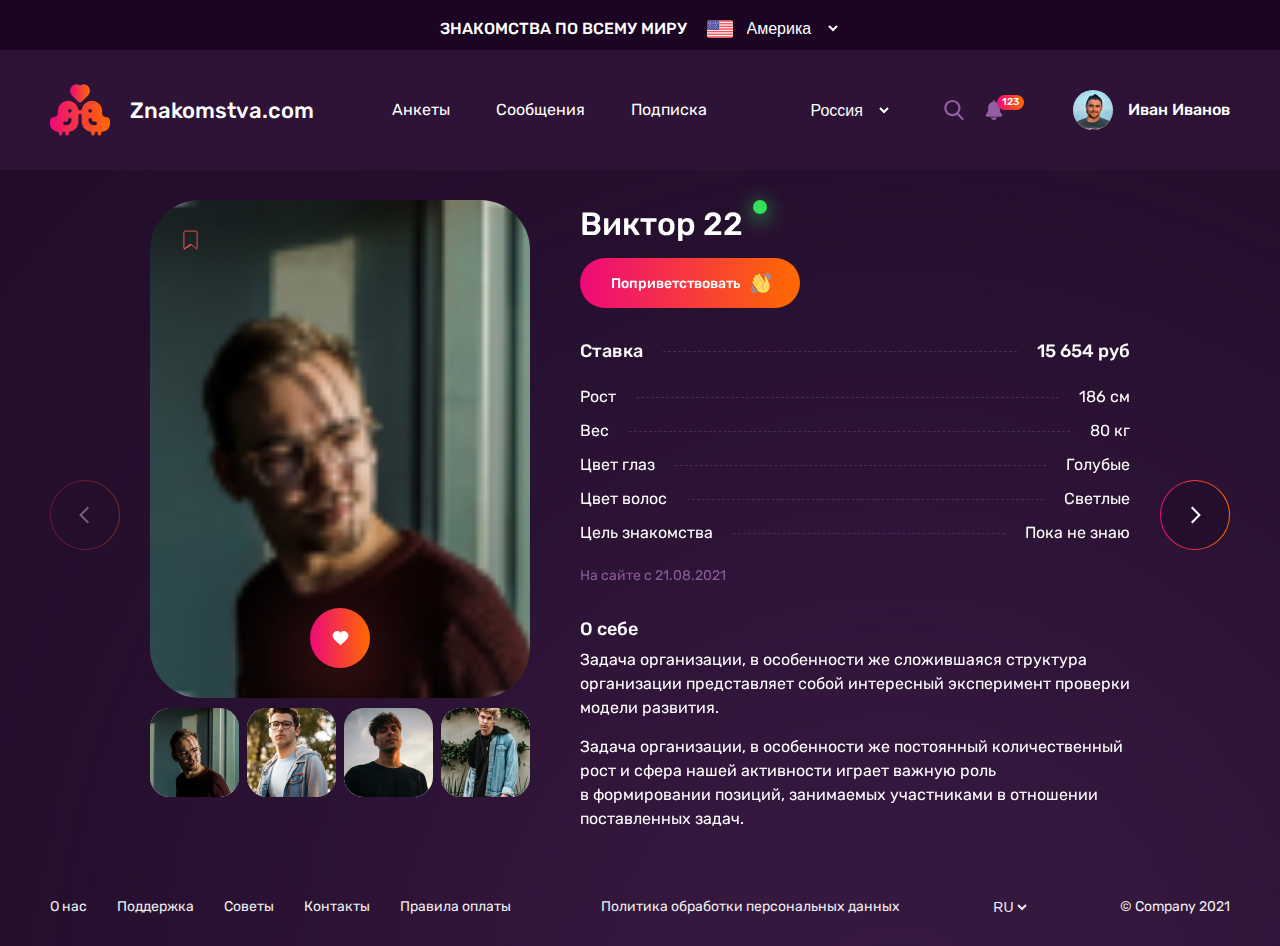
<file: profile.html>
<!DOCTYPE html>
<html lang="ru">

<head>
	<meta charset="UTF-8">
	<meta http-equiv="X-UA-Compatible" content="IE=edge">
	<meta name="viewport" content="width=device-width, initial-scale=1.0, user-scalable=no">
	<title>Профили</title>
	<link rel="stylesheet" href="css/style.css">
	<link rel="stylesheet" href="css/swiper-bundle.min.css">
</head>

<body>
	<div class="wrapper profile__wrapper">
		<div class="top-bar">
	<p class="top-bar__title">Знакомства по всему миру</p>
	<div class="top-bar__select-country select-country">
		<div class="select-country__img">
			<img src="img/icons/usa-flag.svg" alt="">
		</div>
		<div class="select-country__select">
			<select name="country" id="country">
				<option value="USA" selected>Америка</option>
				<option value="Russia">Россия</option>
			</select>
		</div>
	</div>
</div>
		<header class="header-nav">
	<div class="header-nav__container container">
		<div class="header-nav__content">
			<div class="header-nav__logo">
				<div class="header-nav__img">
					<img src="img/icons/love-birds.png" alt="">
				</div>
				<p class="header-nav__text">Znakomstva.com</p>
			</div>
			<nav class="header-nav__nav nav">
				<ul class="nav__links">
					<li class="nav__item"><a href="main.html" class="nav__link">Анкеты</a></li>
					<li class="nav__item"><a href="-" class="open-messages">Сообщения</a></li>
					<li class="nav__item"><a href="tariffs.html" class="nav__link">Подписка</a></li>
				</ul>
				<div class="header-nav__select-box select-location-box">
					<select name="select-location" class="select-location">
						<option value="russia" selected>Россия</option>
						<option value="usa">Америка</option>
					</select>
				</div>
			</nav>
			<div class="header-nav__user user">
				<div class="header-nav__icons">
					<a href=# class="header-nav__search">
					</a>
					<a href=# class="header-nav__bell">
						<span>123</span>
					</a>
				</div>
				<div class="user__photo">
					<a href="settings.html"><img src="img/icons/user-photo.jpg" alt=""></a>
				</div>
				<p class="user__name">Иван Иванов</p>
				<div class="header-nav__burger">
					<span></span>
				</div>
			</div>
		</div>
	</div>
</header>
		<main class="profile">
			<div class="profile__container container">
				<div class="profile__content">
					<div class="slider-profile__btn-prev swiper-button-prev"></div>
					<div class="slider-profile__btn-next swiper-button-next"></div>
					<div class="profile__slider slider-profile swiper-container">
						<div class="slider-profile__wrapper swiper-wrapper">
							<div class="slider-profile__slide profile-slide swiper-slide">
								<div class="profile-slide__body">
									<div class="profile-slide__main-photos profile-main-photos">
										<div class="profile-main-photos__main-photo">
											<div class="profile-main-photos__img active-photo">
												<img src="img/profile/profile-small-photo1.jpg" alt="">
											</div>
											<div class="profile-main-photos__img">
												<img src="img/profile/profile-small-photo2.jpg" alt="">
											</div>
											<div class="profile-main-photos__img">
												<img src="img/profile/profile-small-photo3.jpg" alt="">
											</div>
											<div class="profile-main-photos__img">
												<img src="img/profile/profile-small-photo4.jpg" alt="">
											</div>
											<div class="profile-main-photos__img">
												<img src="img/profile/profile-small-photo4.jpg" alt="">
											</div>
											<button class="profile-main-photos__bookmark"></button>
											<div class="profile-main-photos__btns">
												<a href="main.html" class="profile-main-photos__btn-cross"></a>
												<button class="profile-main-photos__btn-like"></button>
											</div>
										</div>
										<div class="profile-main-photos__slider slider-profile-main-photos swiper-container">
											<div class="slider-profile-main-photos__wrapper swiper-wrapper">
												<div class="slider-profile-main-photos__slide profile-main-photos-slide swiper-slide">
													<div class="profile-main-photos-slide__photo">
														<img src="img/profile/profile-small-photo1.jpg" alt="">
													</div>
												</div>
												<div class="slider-profile-main-photos__slide profile-main-photos-slide swiper-slide">
													<div class="profile-main-photos-slide__photo">
														<img src="img/profile/profile-small-photo2.jpg" alt="">
													</div>
												</div>
												<div class="slider-profile-main-photos__slide profile-main-photos-slide swiper-slide">
													<div class="profile-main-photos-slide__photo">
														<img src="img/profile/profile-small-photo3.jpg" alt="">
													</div>
												</div>
												<div class="slider-profile-main-photos__slide profile-main-photos-slide swiper-slide">
													<div class="profile-main-photos-slide__photo">
														<img src="img/profile/profile-small-photo4.jpg" alt="">
													</div>
												</div>
												<div class="slider-profile-main-photos__slide profile-main-photos-slide swiper-slide">
													<div class="profile-main-photos-slide__photo">
														<img src="img/profile/profile-small-photo4.jpg" alt="">
													</div>
												</div>
											</div>
										</div>
									</div>
									<div class="profile-slide__info profile-info">
										<div class="profile-info__name-wrapper">
											<h2 class="profile-info__name">Виктор 22<span class="profile-info__name-online online"></span>
											</h2>
											<div class="card__location profile">
												<img src="img/icons/russian-flag.svg" alt="">
												<span>Россия</span>
											</div>
										</div>
										<button class="profile-info__btn rot-360 greet-btn">Поприветствовать</button>
										<div class="profile-info__specifications specifications">
											<p class="specifications__text specifications__bid"><span>Ставка</span><span class="specifications__line"></span><span>15 654 руб</span></p>
											<p class="specifications__text"><span>Рост</span><span class="specifications__line"></span><span>186 см</span>
											</p>
											<p class="specifications__text"><span>Вес</span><span class="specifications__line"></span><span>80 кг</span>
											</p>
											<p class="specifications__text"><span>Цвет глаз</span><span class="specifications__line"></span><span>Голубые</span>
											</p>
											<p class="specifications__text"><span>Цвет волос</span><span class="specifications__line"></span><span>Светлые</span>
											</p>
											<p class="specifications__text"><span>Цель знакомства</span><span class="specifications__line"></span><span>Пока не
													знаю</span>
											</p>
										</div>
										<div class="profile-info__about-self about-self">
											<h3 class="about-self__title">О себе</h3>
											<p class="about-self__text">Задача организации, в особенности же сложившаяся структура
												организации представляет
												собой интересный эксперимент
												проверки модели развития.
											</p>
											<p class="about-self__text">Задача организации, в особенности же постоянный
												количественный рост и сфера нашей
												активности играет важную роль
												в формировании позиций, занимаемых участниками в отношении поставленных задач.</p>
										</div>
										<p class="profile-info__on-site">На сайте с 21.08.2021</p>
									</div>
								</div>
							</div>
							<div class="slider-profile__slide profile-slide swiper-slide">
								<div class="profile-slide__body">
									<div class="profile-slide__main-photos profile-main-photos">
										<div class="profile-main-photos__main-photo">
											<div class="profile-main-photos__img active-photo">
												<img src="img/profile/profile-small-photo1.jpg" alt="">
											</div>
											<div class="profile-main-photos__img">
												<img src="img/profile/profile-small-photo2.jpg" alt="">
											</div>
											<div class="profile-main-photos__img">
												<img src="img/profile/profile-small-photo3.jpg" alt="">
											</div>
											<div class="profile-main-photos__img">
												<img src="img/profile/profile-small-photo4.jpg" alt="">
											</div>
											<div class="profile-main-photos__img">
												<img src="img/profile/profile-small-photo4.jpg" alt="">
											</div>
											<button class="profile-main-photos__bookmark"></button>
											<div class="profile-main-photos__btns">
												<a href="main.html" class="profile-main-photos__btn-cross"></a>
												<button class="profile-main-photos__btn-like"></button>
											</div>
										</div>
										<div class="profile-main-photos__slider slider-profile-main-photos swiper-container">
											<div class="slider-profile-main-photos__wrapper swiper-wrapper">
												<div class="slider-profile-main-photos__slide profile-main-photos-slide swiper-slide">
													<div class="profile-main-photos-slide__photo">
														<img src="img/profile/profile-small-photo1.jpg" alt="">
													</div>
												</div>
												<div class="slider-profile-main-photos__slide profile-main-photos-slide swiper-slide">
													<div class="profile-main-photos-slide__photo">
														<img src="img/profile/profile-small-photo2.jpg" alt="">
													</div>
												</div>
												<div class="slider-profile-main-photos__slide profile-main-photos-slide swiper-slide">
													<div class="profile-main-photos-slide__photo">
														<img src="img/profile/profile-small-photo3.jpg" alt="">
													</div>
												</div>
												<div class="slider-profile-main-photos__slide profile-main-photos-slide swiper-slide">
													<div class="profile-main-photos-slide__photo">
														<img src="img/profile/profile-small-photo4.jpg" alt="">
													</div>
												</div>
												<div class="slider-profile-main-photos__slide profile-main-photos-slide swiper-slide">
													<div class="profile-main-photos-slide__photo">
														<img src="img/profile/profile-small-photo4.jpg" alt="">
													</div>
												</div>
											</div>
										</div>
									</div>
									<div class="profile-slide__info profile-info">
										<div class="profile-info__name-wrapper">
											<h2 class="profile-info__name">Виктор 22<span class="profile-info__name-online online"></span>
											</h2>
											<div class="card__location profile">
												<img src="img/icons/russian-flag.svg" alt="">
												<span>Россия</span>
											</div>
										</div>
										<button class="profile-info__btn rot-360 greet-btn">Поприветствовать</button>
										<div class="profile-info__specifications specifications">
											<p class="specifications__text specifications__bid"><span>Ставка</span><span class="specifications__line"></span><span>15 654 руб</span></p>
											<p class="specifications__text"><span>Рост</span><span class="specifications__line"></span><span>186 см</span>
											</p>
											<p class="specifications__text"><span>Вес</span><span class="specifications__line"></span><span>80 кг</span>
											</p>
											<p class="specifications__text"><span>Цвет глаз</span><span class="specifications__line"></span><span>Голубые</span>
											</p>
											<p class="specifications__text"><span>Цвет волос</span><span class="specifications__line"></span><span>Светлые</span>
											</p>
											<p class="specifications__text"><span>Цель знакомства</span><span class="specifications__line"></span><span>Пока не
													знаю</span>
											</p>
										</div>
										<div class="profile-info__about-self about-self">
											<h3 class="about-self__title">О себе</h3>
											<p class="about-self__text">Задача организации, в особенности же сложившаяся структура
												организации представляет
												собой интересный эксперимент
												проверки модели развития.
											</p>
											<p class="about-self__text">Задача организации, в особенности же постоянный
												количественный рост и сфера нашей
												активности играет важную роль
												в формировании позиций, занимаемых участниками в отношении поставленных задач.</p>
										</div>
										<p class="profile-info__on-site">На сайте с 21.08.2021</p>
									</div>
								</div>
							</div>
							<div class="slider-profile__slide profile-slide swiper-slide">
								<div class="profile-slide__body">
									<div class="profile-slide__main-photos profile-main-photos">
										<div class="profile-main-photos__main-photo">
											<div class="profile-main-photos__img active-photo">
												<img src="img/profile/profile-small-photo1.jpg" alt="">
											</div>
											<div class="profile-main-photos__img">
												<img src="img/profile/profile-small-photo2.jpg" alt="">
											</div>
											<div class="profile-main-photos__img">
												<img src="img/profile/profile-small-photo3.jpg" alt="">
											</div>
											<div class="profile-main-photos__img">
												<img src="img/profile/profile-small-photo4.jpg" alt="">
											</div>
											<div class="profile-main-photos__img">
												<img src="img/profile/profile-small-photo4.jpg" alt="">
											</div>
											<button class="profile-main-photos__bookmark"></button>
											<div class="profile-main-photos__btns">
												<a href="main.html" class="profile-main-photos__btn-cross"></a>
												<button class="profile-main-photos__btn-like"></button>
											</div>
										</div>
										<div class="profile-main-photos__slider slider-profile-main-photos swiper-container">
											<div class="slider-profile-main-photos__wrapper swiper-wrapper">
												<div class="slider-profile-main-photos__slide profile-main-photos-slide swiper-slide">
													<div class="profile-main-photos-slide__photo">
														<img src="img/profile/profile-small-photo1.jpg" alt="">
													</div>
												</div>
												<div class="slider-profile-main-photos__slide profile-main-photos-slide swiper-slide">
													<div class="profile-main-photos-slide__photo">
														<img src="img/profile/profile-small-photo2.jpg" alt="">
													</div>
												</div>
												<div class="slider-profile-main-photos__slide profile-main-photos-slide swiper-slide">
													<div class="profile-main-photos-slide__photo">
														<img src="img/profile/profile-small-photo3.jpg" alt="">
													</div>
												</div>
												<div class="slider-profile-main-photos__slide profile-main-photos-slide swiper-slide">
													<div class="profile-main-photos-slide__photo">
														<img src="img/profile/profile-small-photo4.jpg" alt="">
													</div>
												</div>
												<div class="slider-profile-main-photos__slide profile-main-photos-slide swiper-slide">
													<div class="profile-main-photos-slide__photo">
														<img src="img/profile/profile-small-photo4.jpg" alt="">
													</div>
												</div>
											</div>
										</div>
									</div>
									<div class="profile-slide__info profile-info">
										<div class="profile-info__name-wrapper">
											<h2 class="profile-info__name">Виктор 22<span class="profile-info__name-online online"></span>
											</h2>
											<div class="card__location profile">
												<img src="img/icons/russian-flag.svg" alt="">
												<span>Россия</span>
											</div>
										</div>
										<button class="profile-info__btn rot-360 greet-btn">Поприветствовать</button>
										<div class="profile-info__specifications specifications">
											<p class="specifications__text specifications__bid"><span>Ставка</span><span class="specifications__line"></span><span>15 654 руб</span></p>
											<p class="specifications__text"><span>Рост</span><span class="specifications__line"></span><span>186 см</span>
											</p>
											<p class="specifications__text"><span>Вес</span><span class="specifications__line"></span><span>80 кг</span>
											</p>
											<p class="specifications__text"><span>Цвет глаз</span><span class="specifications__line"></span><span>Голубые</span>
											</p>
											<p class="specifications__text"><span>Цвет волос</span><span class="specifications__line"></span><span>Светлые</span>
											</p>
											<p class="specifications__text"><span>Цель знакомства</span><span class="specifications__line"></span><span>Пока не
													знаю</span>
											</p>
										</div>
										<div class="profile-info__about-self about-self">
											<h3 class="about-self__title">О себе</h3>
											<p class="about-self__text">Задача организации, в особенности же сложившаяся структура
												организации представляет
												собой интересный эксперимент
												проверки модели развития.
											</p>
											<p class="about-self__text">Задача организации, в особенности же постоянный
												количественный рост и сфера нашей
												активности играет важную роль
												в формировании позиций, занимаемых участниками в отношении поставленных задач.</p>
										</div>
										<p class="profile-info__on-site">На сайте с 21.08.2021</p>
									</div>
								</div>
							</div>
						</div>
					</div>
				</div>
			</div>
		</main>
		<footer class="footer">
	<div class="footer__container container">
		<div class="footer__content">
			<ul class="footer__links">
				<li><a href="#">О нас</a></li>
				<li><a href="#">Поддержка</a></li>
				<li><a href="#">Советы</a></li>
				<li><a href="#">Контакты</a></li>
				<li><a href="#">Правила оплаты</a></li>
			</ul>
			<div class="footer__politic">
				<a href="page-404.html">Политика обработки персональных данных</a>
			</div>
			<div class="footer__select">
				<select name="language" id="language">
					<option value="ru" selected>RU</option>
					<option value="en">EN</option>
				</select>
			</div>
			<div class="footer__copyright">
				<span>© Company 2021</span>
			</div>
		</div>
	</div>
</footer>
		<div class="chat">
	<div class="chat__body">
		<header class="header-nav">
	<div class="header-nav__container container">
		<div class="header-nav__content">
			<div class="header-nav__logo">
				<div class="header-nav__img">
					<img src="img/icons/love-birds.png" alt="">
				</div>
				<p class="header-nav__text">Znakomstva.com</p>
			</div>
			<nav class="header-nav__nav nav">
				<ul class="nav__links">
					<li class="nav__item"><a href="main.html" class="nav__link">Анкеты</a></li>
					<li class="nav__item"><a href="-" class="open-messages">Сообщения</a></li>
					<li class="nav__item"><a href="tariffs.html" class="nav__link">Подписка</a></li>
				</ul>
				<div class="header-nav__select-box select-location-box">
					<select name="select-location" class="select-location">
						<option value="russia" selected>Россия</option>
						<option value="usa">Америка</option>
					</select>
				</div>
			</nav>
			<div class="header-nav__user user">
				<div class="header-nav__icons">
					<a href=# class="header-nav__search">
					</a>
					<a href=# class="header-nav__bell">
						<span>123</span>
					</a>
				</div>
				<div class="user__photo">
					<a href="settings.html"><img src="img/icons/user-photo.jpg" alt=""></a>
				</div>
				<p class="user__name">Иван Иванов</p>
				<div class="header-nav__burger">
					<span></span>
				</div>
			</div>
		</div>
	</div>
</header>
		<div class="chat__users chat-users">
			<div class="chat-users__wrapper">
				<div class="chat-users__user chat-user">
					<div class="chat-user__photo">
						<img src="img/chat/chat-user-icon1.jpg" alt="">
					</div>
					<div class="chat-user__info">
						<p class="chat-user__name">Марина</p>
						<p class="chat-user__last-message">Привет! Как дела?</p>
					</div>
					<span class="chat-user__new-message-count">1</span>
				</div>
				<div class="chat-users__user chat-user active-chat-user">
					<div class="chat-user__photo">
						<img src="img/chat/chat-user-icon2.jpg" alt="">
					</div>
					<div class="chat-user__info">
						<p class="chat-user__name">Алёна<span class="chat-user__online online"></span></p>
						<p class="chat-user__last-message">Чем занимаешься?</p>
					</div>
				</div>
				<div class="chat-users__user chat-user">
					<div class="chat-user__photo">
						<img src="img/chat/chat-user-icon3.jpg" alt="">
					</div>
					<div class="chat-user__info">
						<p class="chat-user__name">Вика</p>
						<p class="chat-user__last-message">Хорошо. До встречи 👋
						</p>
					</div>
				</div>
				<div class="chat-users__user chat-user">
					<div class="chat-user__photo">
						<img src="img/chat/chat-user-icon4.jpg" alt="">
					</div>
					<div class="chat-user__info">
						<p class="chat-user__name">Анастасия</p>
						<p class="chat-user__last-message">Привет! Как дела?</p>
					</div>
				</div>
				<div class="chat-users__user chat-user">
					<div class="chat-user__photo">
						<img src="img/chat/chat-user-icon4.jpg" alt="">
					</div>
					<div class="chat-user__info">
						<p class="chat-user__name">Анастасия</p>
						<p class="chat-user__last-message">Привет! Как дела?</p>
					</div>
				</div>
				<div class="chat-users__user chat-user">
					<div class="chat-user__photo">
						<img src="img/chat/chat-user-icon4.jpg" alt="">
					</div>
					<div class="chat-user__info">
						<p class="chat-user__name">Анастасия</p>
						<p class="chat-user__last-message">Привет! Как дела?</p>
					</div>
				</div>
				<div class="chat-users__user chat-user">
					<div class="chat-user__photo">
						<img src="img/chat/chat-user-icon4.jpg" alt="">
					</div>
					<div class="chat-user__info">
						<p class="chat-user__name">Анастасия</p>
						<p class="chat-user__last-message">Привет! Как дела?</p>
					</div>
				</div>
			</div>
		</div>
		<div class="chat__messages chat-messages">
			<div class="chat-messages__wrapper">
				<p class="chat-messages__user to-chat-users"><button class="to-chat-users__btn"></button> Алена <span
						class="chat-messages__user-age">22</span><span class="chat-user__online online"></span></p>
				<div class="chat-messages__window">
					<div class="chat-messages__message incoming">
						<div class="chat-messages__user-icon">
							<img src="img/chat/chat-user-icon2.jpg" alt="">
						</div>
						<p class="chat-messages__text pink-message">Привет<br>
							Текст сообщения будет тут</p>
					</div>
					<div class="chat-messages__message outgoing">
						<div class="chat-messages__user-icon">
							<img src="img/chat/chat-my-icon.jpg" alt="">
						</div>
						<p class="chat-messages__text blue-message">Привет<br>
							Ответ на сообщение будет тут</p>
					</div>
					<div class="chat-messages__message incoming">
						<div class="chat-messages__user-icon">
							<img src="img/chat/chat-user-icon2.jpg" alt="">
						</div>
						<p class="chat-messages__text pink-message">Еще одно сообщение в одну строку</p>
					</div>
					<div class="chat-messages__message outgoing">
						<div class="chat-messages__user-icon">
							<img src="img/chat/chat-my-icon.jpg" alt="">
						</div>
						<p class="chat-messages__text blue-message">Ответ на сообщение в несколько строк
							<br>Тут вторая строка
							<br>Тут будет третья
						</p>
					</div>
					<div class="chat-messages__message outgoing">
						<div class="chat-messages__user-icon">
							<img src="img/chat/chat-my-icon.jpg" alt="">
						</div>
						<p class="chat-messages__text blue-message">Ответ на сообщение в несколько строк
							<br>Тут вторая строка
							<br>Тут будет третья
						</p>
					</div>
					<div class="chat-messages__message outgoing">
						<div class="chat-messages__user-icon">
							<img src="img/chat/chat-my-icon.jpg" alt="">
						</div>
						<p class="chat-messages__text blue-message">Ответ на сообщение в несколько строк
							<br>Тут вторая строка
							<br>Тут будет третья
						</p>
					</div>
				</div>
				<div class="chat-messages__input-box input-box">
					<textarea name="messages" rows="1" class="chat-messages__input text-input"
						placeholder="Написать сообщение..."></textarea>
					<button class="chat-messages__submit"></button>
				</div>
			</div>
		</div>
	</div>
</div>
	</div>
	<script src="js/swiper-bundle.min.js"></script>
	<script src="js/profile.js"></script>
</body>

</html>
</file>
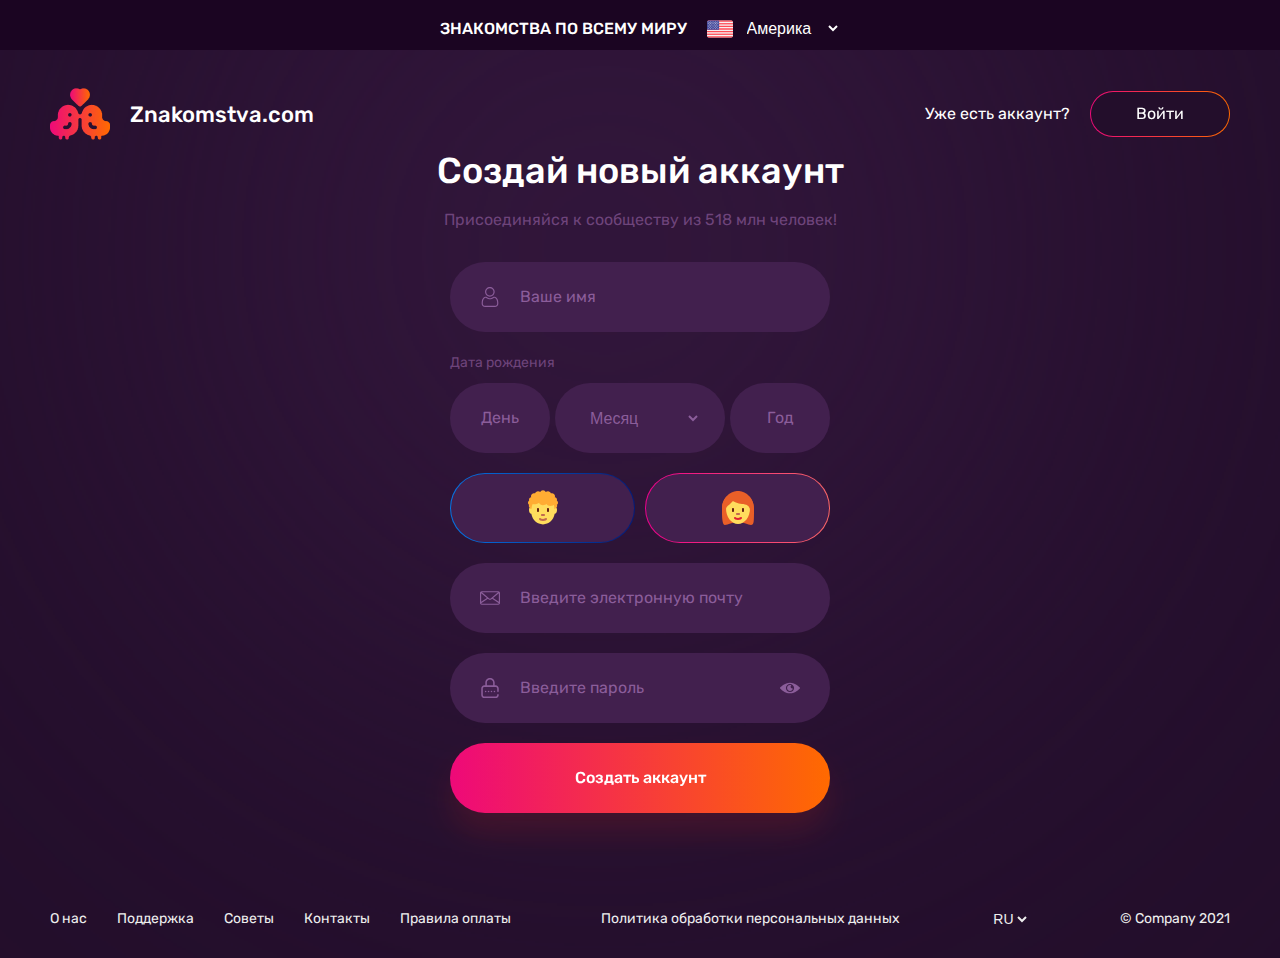
<file: registration.html>
<!DOCTYPE html>
<html lang="ru">

<head>
	<meta charset="UTF-8">
	<meta http-equiv="X-UA-Compatible" content="IE=edge">
	<meta name="viewport" content="width=device-width, initial-scale=1.0, user-scalable=no">
	<title>Регистрация</title>
	<link rel="stylesheet" href="css/style.css">
</head>

<body>
	<div class="wrapper registration__wrapper">
		<div class="top-bar">
	<p class="top-bar__title">Знакомства по всему миру</p>
	<div class="top-bar__select-country select-country">
		<div class="select-country__img">
			<img src="img/icons/usa-flag.svg" alt="">
		</div>
		<div class="select-country__select">
			<select name="country" id="country">
				<option value="USA" selected>Америка</option>
				<option value="Russia">Россия</option>
			</select>
		</div>
	</div>
</div>
		<div class="left-blob blob"><svg viewBox="0 0 200 200">
		<defs>
			<linearGradient id="gradient1" gradientTransform="rotate(90)">
				<stop id="gradientStop1" offset="0%" stop-color="var(--startColor)" />
				<stop id="gradientStop2" offset="100%" stop-color="var(--stopColor)" />
			</linearGradient>
		</defs>
		<path class="path" d="" fill="url('#gradient1')"></path>
	</svg></div>
		<div class="right-blob blob"><svg viewBox="0 0 200 200">
		<defs>
			<linearGradient id="gradient2" gradientTransform="rotate(90)">
				<stop id="gradientStop3" offset="0%" stop-color="var(--startColor)" />
				<stop id="gradientStop4" offset="100%" stop-color="var(--stopColor)" />
			</linearGradient>
		</defs>
		<path class="path" d="" fill="url('#gradient2')"></path>
	</svg></div>
		<header class="header">
			<div class="header__container container">
				<div class="header__content">
					<div class="header__logo">
						<div class="header__img">
							<img src="img/icons/love-birds.png" alt="">
						</div>
						<p class="header__text">Znakomstva.com</p>
					</div>
					<div class="header__link">
						<a href="#" class="header__link2">Уже есть аккаунт?</a>
						<div class="header__link-border registration__header-link-border rot-360">
							<a href="index.html">Войти</a>
						</div>
					</div>
				</div>
			</div>
		</header>
		<main class="registration">
			<div class="registration__container container">
				<div class="registration__content">
					<h2 class="registration__title">Создай новый аккаунт</h2>
					<p class="registration__subtitle">Присоединяйся к сообществу из 518 млн человек!</p>
					<div class="registration-form">
						<form method="post" name="registration-form" onsubmit="return validateEmailReg()">
							<div class="registration-form__name-box input-box">
								<input type="text" class="registration-form__name text-input" name="name" placeholder="Ваше имя">
							</div>
							<div class="registration__date-of-birth">
								<p class="registration__birth-title">Дата рождения</p>
								<div class="registration__row">
									<div class="registration-form__birth-day-box input-box">
										<input type="text" class="registration-form__birth-day text-input" name="birth-day" placeholder="День">
									</div>
									<div class="registration-form__birth-month-box input-box">
										<select name="birthday-month" class="registration-form__birth-month">
											<option value="" selected hidden>Месяц</option>
											<optgroup></optgroup>
											<option value="january">Январь</option>
											<optgroup></optgroup>
											<option value="february">Февраль</option>
											<optgroup></optgroup>
											<option value="march">Март</option>
											<optgroup></optgroup>
											<option value="april">Апрель</option>
											<optgroup></optgroup>
											<option value="may">Май</option>
											<optgroup></optgroup>
											<option value="june">Июнь</option>
											<optgroup></optgroup>
											<option value="july">Июль</option>
											<optgroup></optgroup>
											<option value="august">Август</option>
											<optgroup></optgroup>
											<option value="september">Сентябрь</option>
											<optgroup></optgroup>
											<option value="october">Октябрь</option>
											<optgroup></optgroup>
											<option value="november">Ноябрь</option>
											<optgroup></optgroup>
											<option value="december">Декабрь</option>
											<optgroup></optgroup>
										</select>
									</div>
									<div class="registration-form__birth-year-box input-box">
										<input type="text" class="registration-form__birth-year text-input" name="birth-year" placeholder="Год">
									</div>
								</div>
							</div>
							<div class="registration-form__gender-box">
								<input type="radio" id="male-gender" name="gender">
								<label for="male-gender" class="male-label"><img src="img/icons/male.svg" alt=""></label>
								<input type="radio" id="female-gender" name="gender">
								<label for="female-gender" class="female-label"><img src="img/icons/female.svg" alt=""></label>
							</div>
							<div class="registration-form__email-box email-box input-box">
								<input type="text" class="registration-form__email email text-input" name="email" placeholder="Введите электронную почту">
							</div>
							<div class="registration-form__password-box password-box input-box">
								<input class="registration-form__password password text-input" type="password" name="password" placeholder="Введите пароль">
								<a href="#" class="password-control"></a>
							</div>
							<div class="registration-form__submit-box form-btn-box">
								<input type="submit" value="Создать аккаунт" class="registration-form__submit form-btn rot-360 b-orange">
							</div>
						</form>
					</div>
				</div>
			</div>
		</main>
		<footer class="footer">
	<div class="footer__container container">
		<div class="footer__content">
			<ul class="footer__links">
				<li><a href="#">О нас</a></li>
				<li><a href="#">Поддержка</a></li>
				<li><a href="#">Советы</a></li>
				<li><a href="#">Контакты</a></li>
				<li><a href="#">Правила оплаты</a></li>
			</ul>
			<div class="footer__politic">
				<a href="page-404.html">Политика обработки персональных данных</a>
			</div>
			<div class="footer__select">
				<select name="language" id="language">
					<option value="ru" selected>RU</option>
					<option value="en">EN</option>
				</select>
			</div>
			<div class="footer__copyright">
				<span>© Company 2021</span>
			</div>
		</div>
	</div>
</footer>
	</div>
	<script src="js/registration.js"></script>
	<script src="js/blobs.js" async type="module"></script>
</body>

</html>
</file>
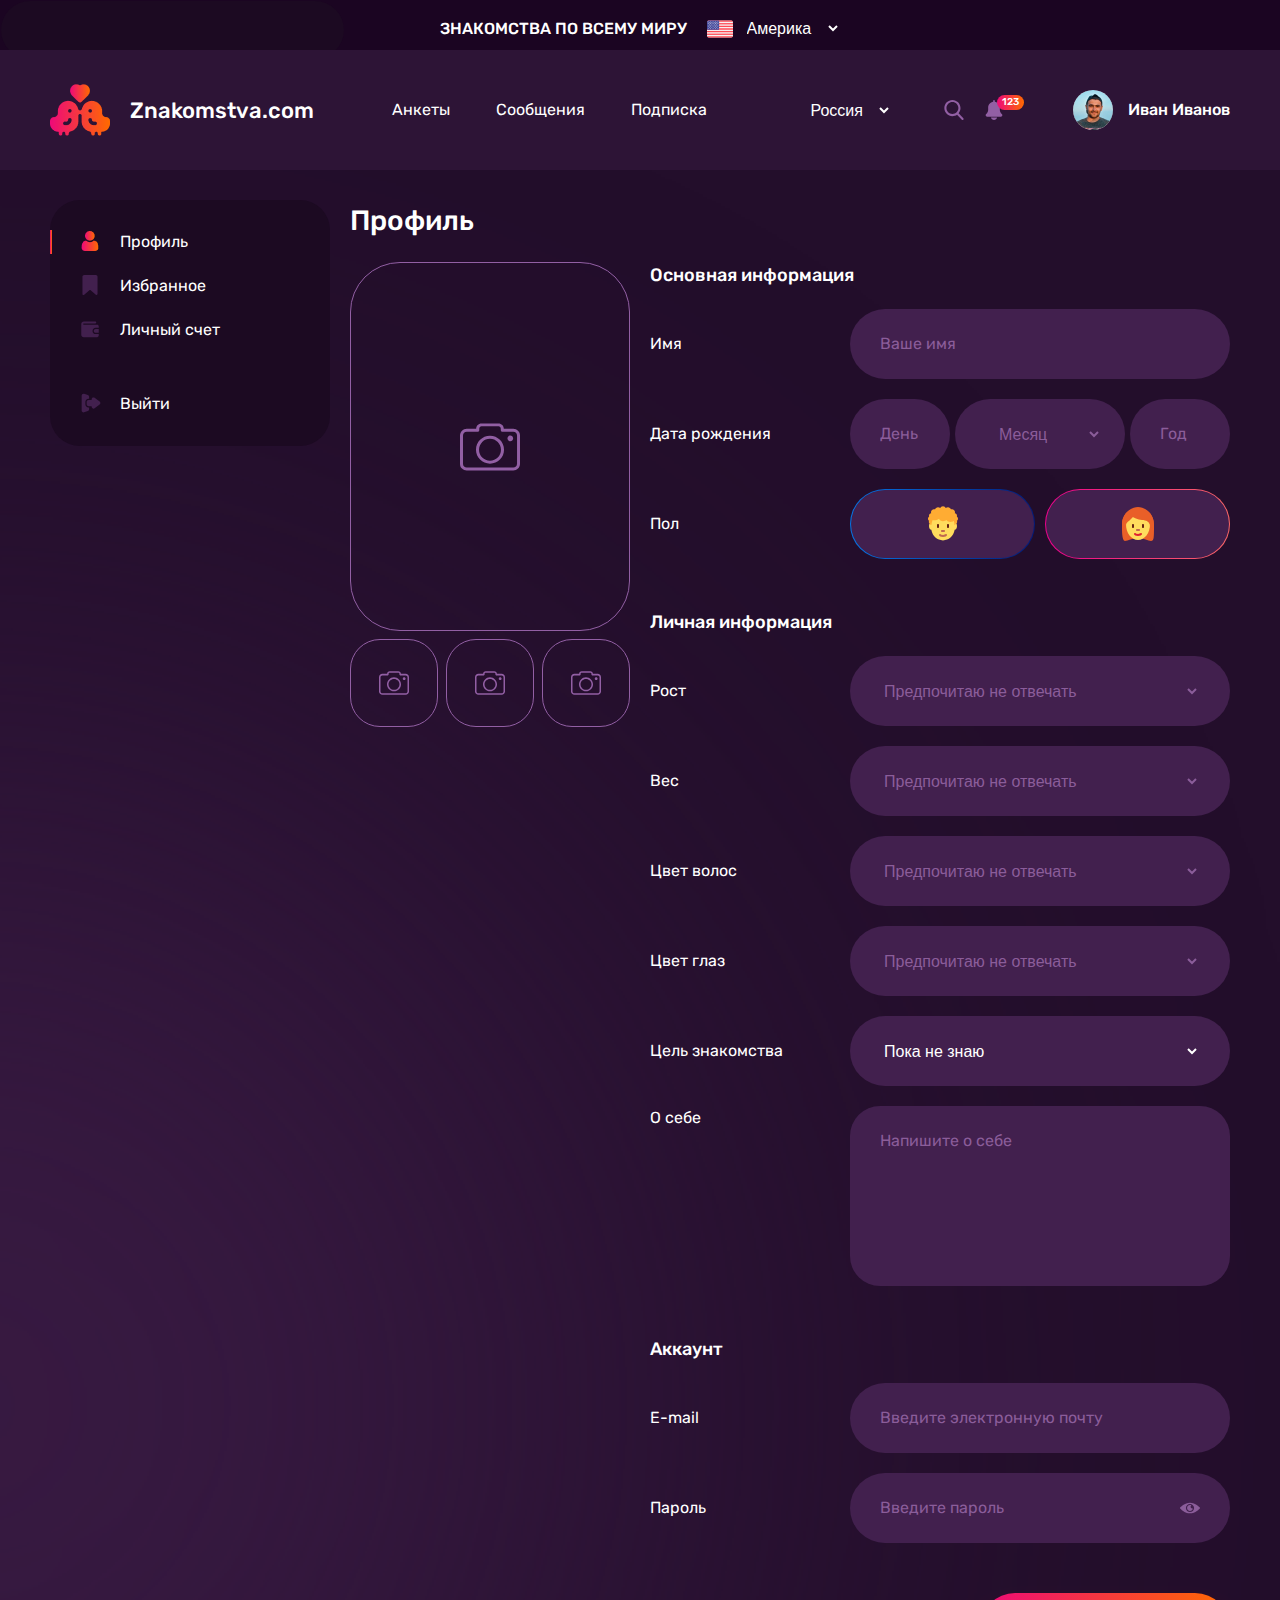
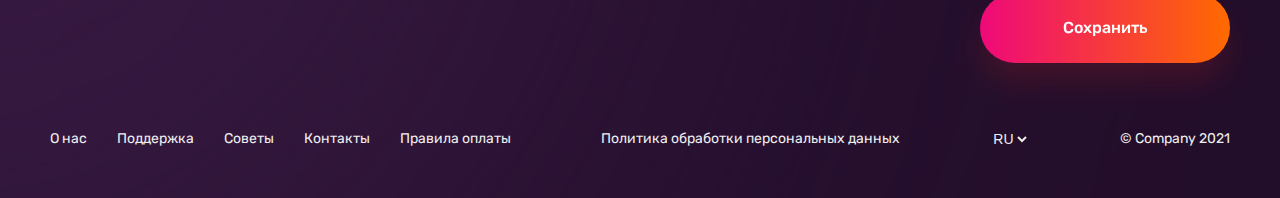
<file: settings.html>
<!DOCTYPE html>
<html lang="ru">

<head>
	<meta charset="UTF-8">
	<meta http-equiv="X-UA-Compatible" content="IE=edge">
	<meta name="viewport" content="width=device-width, initial-scale=1.0, user-scalable=no">
	<title>Настройки профиля</title>
	<link rel="stylesheet" href="css/style.css">
</head>

<body>
	<div class="wrapper settings__wrapper">
		<div class="top-bar">
	<p class="top-bar__title">Знакомства по всему миру</p>
	<div class="top-bar__select-country select-country">
		<div class="select-country__img">
			<img src="img/icons/usa-flag.svg" alt="">
		</div>
		<div class="select-country__select">
			<select name="country" id="country">
				<option value="USA" selected>Америка</option>
				<option value="Russia">Россия</option>
			</select>
		</div>
	</div>
</div>
		<header class="header-nav">
	<div class="header-nav__container container">
		<div class="header-nav__content">
			<div class="header-nav__logo">
				<div class="header-nav__img">
					<img src="img/icons/love-birds.png" alt="">
				</div>
				<p class="header-nav__text">Znakomstva.com</p>
			</div>
			<nav class="header-nav__nav nav">
				<ul class="nav__links">
					<li class="nav__item"><a href="main.html" class="nav__link">Анкеты</a></li>
					<li class="nav__item"><a href="-" class="open-messages">Сообщения</a></li>
					<li class="nav__item"><a href="tariffs.html" class="nav__link">Подписка</a></li>
				</ul>
				<div class="header-nav__select-box select-location-box">
					<select name="select-location" class="select-location">
						<option value="russia" selected>Россия</option>
						<option value="usa">Америка</option>
					</select>
				</div>
			</nav>
			<div class="header-nav__user user">
				<div class="header-nav__icons">
					<a href=# class="header-nav__search">
					</a>
					<a href=# class="header-nav__bell">
						<span>123</span>
					</a>
				</div>
				<div class="user__photo">
					<a href="settings.html"><img src="img/icons/user-photo.jpg" alt=""></a>
				</div>
				<p class="user__name">Иван Иванов</p>
				<div class="header-nav__burger">
					<span></span>
				</div>
			</div>
		</div>
	</div>
</header>
		<main class="settings">
			<div class="settings__container container">
				<div class="settings__content">
					<nav class="settings__nav settings-nav">
	<ul class="settings-nav__links">
		<li class="settings-nav__item"><a href="settings.html" class="settings-nav__link">Профиль</a>
		</li>
		<li class="settings-nav__item"><a href="favorite.html" class="settings-nav__link">Избранное</a>
		</li>
		<li class="settings-nav__item"><a href="personal-account.html" class="settings-nav__link">Личный счет</a></li>
		<li class="settings-nav__item"><a href="index.html" class="settings-nav__link">Выйти</a></li>
	</ul>
</nav>
					<div class="settings__body">
						<h2 class="settings__title">Профиль</h2>
						<div class="settings__profile">
							<form name="settings-form" class="settings-form-profile" method="post" onsubmit="return validateEmail()">
								<div class="settings__images">
									<label for="main-image-input" class="settings__main-image">
										<input type="file" name="main-image-input" id="main-image-input">
									</label>
									<div class="settings__small-images">
										<label class="settings__small-image" for="small-image-input-1">
											<input type="file" name="small-image-input-1" id="small-image-input-1">
										</label>
										<label class="settings__small-image" for="small-image-input-2">
											<input type="file" name="small-image-input-2" id="small-image-input-2">
										</label>
										<label class="settings__small-image" for="small-image-input-3">
											<input type="file" name="small-image-input-3" id="small-image-input-3">
										</label>
									</div>
								</div>
								<div class="settings__form settings-form">
									<div class="settings-form__body">
										<div class="settings-form__basic basic">
											<h3 class="basic__title">Основная информация</h3>
											<div class="basic__name flexspbtw">
												<span>Имя</span>
												<div class="basic__name-box input-box settings__input-box">
													<input type="text" class="basic__name-input text-input" name="name" placeholder="Ваше имя">
												</div>
											</div>
											<div class="basic__date-of-birth flexspbtw">
												<span>Дата рождения</span>
												<div class="basic__row">
													<div class="basic__birth-day-box input-box">
														<input type="text" class="basic__birth-day text-input" name="birth-day" placeholder="День">
													</div>
													<div class="basic__birth-month-box input-box">
														<select name="birthday-month" class="basic__birth-month">
															<option value="" selected hidden>Месяц</option>
															<optgroup></optgroup>
															<option value="january">Январь</option>
															<optgroup></optgroup>
															<option value="february">Февраль</option>
															<optgroup></optgroup>
															<option value="march">Март</option>
															<optgroup></optgroup>
															<option value="april">Апрель</option>
															<optgroup></optgroup>
															<option value="may">Май</option>
															<optgroup></optgroup>
															<option value="june">Июнь</option>
															<optgroup></optgroup>
															<option value="july">Июль</option>
															<optgroup></optgroup>
															<option value="august">Август</option>
															<optgroup></optgroup>
															<option value="september">Сентябрь</option>
															<optgroup></optgroup>
															<option value="october">Октябрь</option>
															<optgroup></optgroup>
															<option value="november">Ноябрь</option>
															<optgroup></optgroup>
															<option value="december">Декабрь</option>
															<optgroup></optgroup>
														</select>
													</div>
													<div class="basic__birth-year-box input-box">
														<input type="text" class="basic__birth-year text-input" name="birth-year" placeholder="Год">
													</div>
												</div>
											</div>
											<div class="basic__gender flexspbtw">
												<span>Пол</span>
												<div class="basic__gender-row">
													<input type="radio" id="male-gender" name="gender">
													<label for="male-gender" class="male-label">
														<img src="img/icons/male.svg" alt="">
													</label>
													<input type="radio" id="female-gender" name="gender">
													<label for="female-gender" class="female-label">
														<img src="img/icons/female.svg" alt="">
													</label>
												</div>
											</div>
										</div>
										<div class="settings-form__personal personal">
											<h3 class="personal__title">Личная информация</h3>
											<div class="personal__height flexspbtw">
												<span>Рост</span>
												<div class="personal__height-box input-box settings__input-box">
													<select name="height" class="personal__select">
														<option value="" selected hidden>Предпочитаю не отвечать</option>
														<optgroup></optgroup>
														<option value="178sm">178 см</option>
														<optgroup></optgroup>
														<option value="179sm">179 см</option>
														<optgroup></optgroup>
														<option value="180sm">180 см</option>
														<optgroup></optgroup>
													</select>
												</div>
											</div>
											<div class="personal__weight flexspbtw">
												<span>Вес</span>
												<div class="personal__weight-box input-box settings__input-box">
													<select name="weight" class="personal__select">
														<option value="" selected hidden>Предпочитаю не отвечать</option>
														<optgroup></optgroup>
														<option value="70kg">70 кг</option>
														<optgroup></optgroup>
														<option value="71kg">71 кг</option>
														<optgroup></optgroup>
														<option value="72kg">72 кг</option>
														<optgroup></optgroup>
													</select>
												</div>
											</div>
											<div class="personal__hair flexspbtw">
												<span>Цвет волос</span>
												<div class="personal__hair-box input-box settings__input-box">
													<select name="hair" class="personal__select">
														<option value="" selected hidden>Предпочитаю не отвечать</option>
														<optgroup></optgroup>
														<option value="blond">Блонд</option>
														<optgroup></optgroup>
														<option value="brunet">Брюнет</option>
														<optgroup></optgroup>
														<option value="orange">Рыжий</option>
														<optgroup></optgroup>
													</select>
												</div>
											</div>
											<div class="personal__eyes flexspbtw">
												<span>Цвет глаз</span>
												<div class="personal__eyes-box input-box settings__input-box">
													<select name="eyes" class="personal__select">
														<option value="" selected hidden>Предпочитаю не отвечать</option>
														<optgroup></optgroup>
														<option value="green">Зеленые</option>
														<optgroup></optgroup>
														<option value="blue">Голубые</option>
														<optgroup></optgroup>
														<option value="brown">Карие</option>
														<optgroup></optgroup>
													</select>
												</div>
											</div>
											<div class="personal__purpose flexspbtw">
												<span>Цель знакомства</span>
												<div class="personal__purpose-box input-box settings__input-box">
													<select name="purpose" class="white-select personal__select">
														<optgroup></optgroup>
														<option value="don't know" selected>Пока не знаю</option>
														<optgroup></optgroup>
														<option value="speak">Общение</option>
														<optgroup></optgroup>
														<option value="flirt">Флирт</option>
														<optgroup></optgroup>
													</select>
												</div>
											</div>
											<div class="personal__about">
												<span>О себе</span>
												<div class="personal__textarea-box">
													<textarea name="about" placeholder="Напишите о себе" class="personal__textarea"></textarea>
												</div>
											</div>
										</div>
										<div class="settings-form__account account">
											<h3 class="account__title">Аккаунт</h3>
											<div class="account__email flexspbtw">
												<span>E-mail</span>
												<div class="account__email-box email-box input-box settings__input-box">
													<input type="text" class="account__email-input email text-input" name="email" placeholder="Введите электронную почту">
												</div>
											</div>
											<div class="account__password flexspbtw">
												<span>Пароль</span>
												<div class="account__password-box password-box input-box settings__input-box">
													<input class="account__password-input password text-input" type="password" name="password" placeholder="Введите пароль">
													<a href="#" class="password-control"></a>
												</div>
											</div>
										</div>
										<div class="settings-form__submit-box form-btn-box">
											<input type="submit" value="Сохранить" class="settings-form__submit form-btn rot-360 b-orange">
										</div>
									</div>
							</form>
						</div>
					</div>
				</div>
			</div>
	</div>
	</main>
	<footer class="footer">
	<div class="footer__container container">
		<div class="footer__content">
			<ul class="footer__links">
				<li><a href="#">О нас</a></li>
				<li><a href="#">Поддержка</a></li>
				<li><a href="#">Советы</a></li>
				<li><a href="#">Контакты</a></li>
				<li><a href="#">Правила оплаты</a></li>
			</ul>
			<div class="footer__politic">
				<a href="page-404.html">Политика обработки персональных данных</a>
			</div>
			<div class="footer__select">
				<select name="language" id="language">
					<option value="ru" selected>RU</option>
					<option value="en">EN</option>
				</select>
			</div>
			<div class="footer__copyright">
				<span>© Company 2021</span>
			</div>
		</div>
	</div>
</footer>
	<div class="chat">
	<div class="chat__body">
		<header class="header-nav">
	<div class="header-nav__container container">
		<div class="header-nav__content">
			<div class="header-nav__logo">
				<div class="header-nav__img">
					<img src="img/icons/love-birds.png" alt="">
				</div>
				<p class="header-nav__text">Znakomstva.com</p>
			</div>
			<nav class="header-nav__nav nav">
				<ul class="nav__links">
					<li class="nav__item"><a href="main.html" class="nav__link">Анкеты</a></li>
					<li class="nav__item"><a href="-" class="open-messages">Сообщения</a></li>
					<li class="nav__item"><a href="tariffs.html" class="nav__link">Подписка</a></li>
				</ul>
				<div class="header-nav__select-box select-location-box">
					<select name="select-location" class="select-location">
						<option value="russia" selected>Россия</option>
						<option value="usa">Америка</option>
					</select>
				</div>
			</nav>
			<div class="header-nav__user user">
				<div class="header-nav__icons">
					<a href=# class="header-nav__search">
					</a>
					<a href=# class="header-nav__bell">
						<span>123</span>
					</a>
				</div>
				<div class="user__photo">
					<a href="settings.html"><img src="img/icons/user-photo.jpg" alt=""></a>
				</div>
				<p class="user__name">Иван Иванов</p>
				<div class="header-nav__burger">
					<span></span>
				</div>
			</div>
		</div>
	</div>
</header>
		<div class="chat__users chat-users">
			<div class="chat-users__wrapper">
				<div class="chat-users__user chat-user">
					<div class="chat-user__photo">
						<img src="img/chat/chat-user-icon1.jpg" alt="">
					</div>
					<div class="chat-user__info">
						<p class="chat-user__name">Марина</p>
						<p class="chat-user__last-message">Привет! Как дела?</p>
					</div>
					<span class="chat-user__new-message-count">1</span>
				</div>
				<div class="chat-users__user chat-user active-chat-user">
					<div class="chat-user__photo">
						<img src="img/chat/chat-user-icon2.jpg" alt="">
					</div>
					<div class="chat-user__info">
						<p class="chat-user__name">Алёна<span class="chat-user__online online"></span></p>
						<p class="chat-user__last-message">Чем занимаешься?</p>
					</div>
				</div>
				<div class="chat-users__user chat-user">
					<div class="chat-user__photo">
						<img src="img/chat/chat-user-icon3.jpg" alt="">
					</div>
					<div class="chat-user__info">
						<p class="chat-user__name">Вика</p>
						<p class="chat-user__last-message">Хорошо. До встречи 👋
						</p>
					</div>
				</div>
				<div class="chat-users__user chat-user">
					<div class="chat-user__photo">
						<img src="img/chat/chat-user-icon4.jpg" alt="">
					</div>
					<div class="chat-user__info">
						<p class="chat-user__name">Анастасия</p>
						<p class="chat-user__last-message">Привет! Как дела?</p>
					</div>
				</div>
				<div class="chat-users__user chat-user">
					<div class="chat-user__photo">
						<img src="img/chat/chat-user-icon4.jpg" alt="">
					</div>
					<div class="chat-user__info">
						<p class="chat-user__name">Анастасия</p>
						<p class="chat-user__last-message">Привет! Как дела?</p>
					</div>
				</div>
				<div class="chat-users__user chat-user">
					<div class="chat-user__photo">
						<img src="img/chat/chat-user-icon4.jpg" alt="">
					</div>
					<div class="chat-user__info">
						<p class="chat-user__name">Анастасия</p>
						<p class="chat-user__last-message">Привет! Как дела?</p>
					</div>
				</div>
				<div class="chat-users__user chat-user">
					<div class="chat-user__photo">
						<img src="img/chat/chat-user-icon4.jpg" alt="">
					</div>
					<div class="chat-user__info">
						<p class="chat-user__name">Анастасия</p>
						<p class="chat-user__last-message">Привет! Как дела?</p>
					</div>
				</div>
			</div>
		</div>
		<div class="chat__messages chat-messages">
			<div class="chat-messages__wrapper">
				<p class="chat-messages__user to-chat-users"><button class="to-chat-users__btn"></button> Алена <span
						class="chat-messages__user-age">22</span><span class="chat-user__online online"></span></p>
				<div class="chat-messages__window">
					<div class="chat-messages__message incoming">
						<div class="chat-messages__user-icon">
							<img src="img/chat/chat-user-icon2.jpg" alt="">
						</div>
						<p class="chat-messages__text pink-message">Привет<br>
							Текст сообщения будет тут</p>
					</div>
					<div class="chat-messages__message outgoing">
						<div class="chat-messages__user-icon">
							<img src="img/chat/chat-my-icon.jpg" alt="">
						</div>
						<p class="chat-messages__text blue-message">Привет<br>
							Ответ на сообщение будет тут</p>
					</div>
					<div class="chat-messages__message incoming">
						<div class="chat-messages__user-icon">
							<img src="img/chat/chat-user-icon2.jpg" alt="">
						</div>
						<p class="chat-messages__text pink-message">Еще одно сообщение в одну строку</p>
					</div>
					<div class="chat-messages__message outgoing">
						<div class="chat-messages__user-icon">
							<img src="img/chat/chat-my-icon.jpg" alt="">
						</div>
						<p class="chat-messages__text blue-message">Ответ на сообщение в несколько строк
							<br>Тут вторая строка
							<br>Тут будет третья
						</p>
					</div>
					<div class="chat-messages__message outgoing">
						<div class="chat-messages__user-icon">
							<img src="img/chat/chat-my-icon.jpg" alt="">
						</div>
						<p class="chat-messages__text blue-message">Ответ на сообщение в несколько строк
							<br>Тут вторая строка
							<br>Тут будет третья
						</p>
					</div>
					<div class="chat-messages__message outgoing">
						<div class="chat-messages__user-icon">
							<img src="img/chat/chat-my-icon.jpg" alt="">
						</div>
						<p class="chat-messages__text blue-message">Ответ на сообщение в несколько строк
							<br>Тут вторая строка
							<br>Тут будет третья
						</p>
					</div>
				</div>
				<div class="chat-messages__input-box input-box">
					<textarea name="messages" rows="1" class="chat-messages__input text-input"
						placeholder="Написать сообщение..."></textarea>
					<button class="chat-messages__submit"></button>
				</div>
			</div>
		</div>
	</div>
</div>
	</div>
	<script src="js/settings.js"></script>
</body>

</html>
</file>
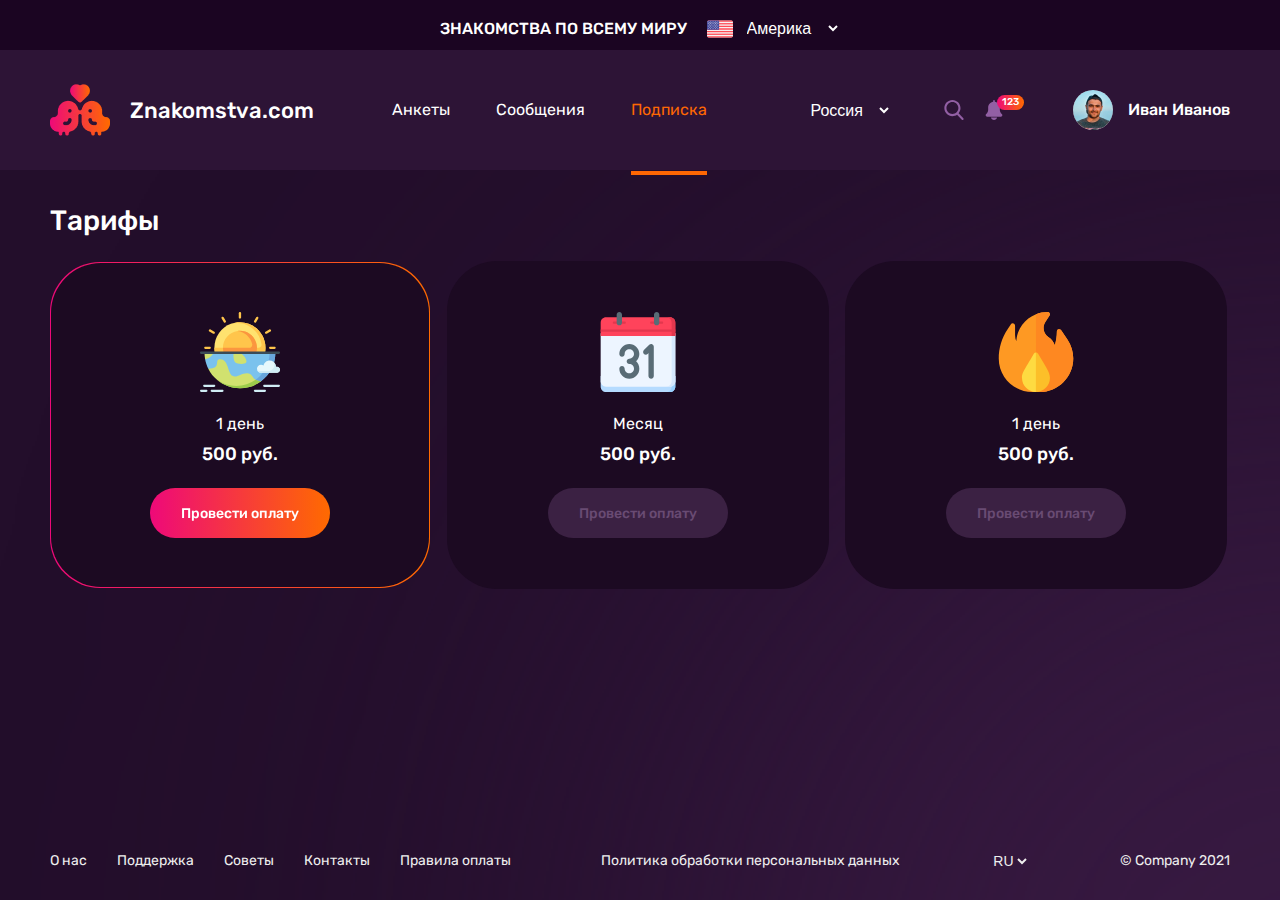
<file: tariffs.html>
<!DOCTYPE html>
<html lang="ru">

<head>
	<meta charset="UTF-8">
	<meta http-equiv="X-UA-Compatible" content="IE=edge">
	<meta name="viewport" content="width=device-width, initial-scale=1.0, user-scalable=no">
	<title>Тарифы</title>
	<link rel="stylesheet" href="css/style.css">
</head>

<body>
	<div class="wrapper tariffs__wrapper">
		<div class="top-bar">
	<p class="top-bar__title">Знакомства по всему миру</p>
	<div class="top-bar__select-country select-country">
		<div class="select-country__img">
			<img src="img/icons/usa-flag.svg" alt="">
		</div>
		<div class="select-country__select">
			<select name="country" id="country">
				<option value="USA" selected>Америка</option>
				<option value="Russia">Россия</option>
			</select>
		</div>
	</div>
</div>
		<header class="header-nav">
	<div class="header-nav__container container">
		<div class="header-nav__content">
			<div class="header-nav__logo">
				<div class="header-nav__img">
					<img src="img/icons/love-birds.png" alt="">
				</div>
				<p class="header-nav__text">Znakomstva.com</p>
			</div>
			<nav class="header-nav__nav nav">
				<ul class="nav__links">
					<li class="nav__item"><a href="main.html" class="nav__link">Анкеты</a></li>
					<li class="nav__item"><a href="-" class="open-messages">Сообщения</a></li>
					<li class="nav__item"><a href="tariffs.html" class="nav__link">Подписка</a></li>
				</ul>
				<div class="header-nav__select-box select-location-box">
					<select name="select-location" class="select-location">
						<option value="russia" selected>Россия</option>
						<option value="usa">Америка</option>
					</select>
				</div>
			</nav>
			<div class="header-nav__user user">
				<div class="header-nav__icons">
					<a href=# class="header-nav__search">
					</a>
					<a href=# class="header-nav__bell">
						<span>123</span>
					</a>
				</div>
				<div class="user__photo">
					<a href="settings.html"><img src="img/icons/user-photo.jpg" alt=""></a>
				</div>
				<p class="user__name">Иван Иванов</p>
				<div class="header-nav__burger">
					<span></span>
				</div>
			</div>
		</div>
	</div>
</header>
		<main class="tariffs">
			<div class="tariffs__container container">
				<div class="tariffs__content">
					<h2 class="tariffs__title">Тарифы</h2>
					<div class="tariffs__row">
						<div class="tariffs__item tariffs-item active-tariff">
							<div class="tariffs-item__img-bg">
								<p class="tariffs-item__period">1 день</p>
								<p class="tariffs-item__price">500 руб.</p>
								<button class="tariffs-item__btn b-orange rot-360">Провести оплату</button>
							</div>
						</div>
						<div class="tariffs__item tariffs-item">
							<div class="tariffs-item__img-bg">
								<p class="tariffs-item__period">Месяц</p>
								<p class="tariffs-item__price">500 руб.</p>
								<button class="tariffs-item__btn">Провести оплату</button>
							</div>
						</div>
						<div class="tariffs__item tariffs-item">
							<div class="tariffs-item__img-bg">
								<p class="tariffs-item__period">1 день</p>
								<p class="tariffs-item__price">500 руб.</p>
								<button class="tariffs-item__btn">Провести оплату</button>
							</div>
						</div>
					</div>
				</div>
			</div>
		</main>
		<footer class="footer">
	<div class="footer__container container">
		<div class="footer__content">
			<ul class="footer__links">
				<li><a href="#">О нас</a></li>
				<li><a href="#">Поддержка</a></li>
				<li><a href="#">Советы</a></li>
				<li><a href="#">Контакты</a></li>
				<li><a href="#">Правила оплаты</a></li>
			</ul>
			<div class="footer__politic">
				<a href="page-404.html">Политика обработки персональных данных</a>
			</div>
			<div class="footer__select">
				<select name="language" id="language">
					<option value="ru" selected>RU</option>
					<option value="en">EN</option>
				</select>
			</div>
			<div class="footer__copyright">
				<span>© Company 2021</span>
			</div>
		</div>
	</div>
</footer>
		<div class="chat">
	<div class="chat__body">
		<header class="header-nav">
	<div class="header-nav__container container">
		<div class="header-nav__content">
			<div class="header-nav__logo">
				<div class="header-nav__img">
					<img src="img/icons/love-birds.png" alt="">
				</div>
				<p class="header-nav__text">Znakomstva.com</p>
			</div>
			<nav class="header-nav__nav nav">
				<ul class="nav__links">
					<li class="nav__item"><a href="main.html" class="nav__link">Анкеты</a></li>
					<li class="nav__item"><a href="-" class="open-messages">Сообщения</a></li>
					<li class="nav__item"><a href="tariffs.html" class="nav__link">Подписка</a></li>
				</ul>
				<div class="header-nav__select-box select-location-box">
					<select name="select-location" class="select-location">
						<option value="russia" selected>Россия</option>
						<option value="usa">Америка</option>
					</select>
				</div>
			</nav>
			<div class="header-nav__user user">
				<div class="header-nav__icons">
					<a href=# class="header-nav__search">
					</a>
					<a href=# class="header-nav__bell">
						<span>123</span>
					</a>
				</div>
				<div class="user__photo">
					<a href="settings.html"><img src="img/icons/user-photo.jpg" alt=""></a>
				</div>
				<p class="user__name">Иван Иванов</p>
				<div class="header-nav__burger">
					<span></span>
				</div>
			</div>
		</div>
	</div>
</header>
		<div class="chat__users chat-users">
			<div class="chat-users__wrapper">
				<div class="chat-users__user chat-user">
					<div class="chat-user__photo">
						<img src="img/chat/chat-user-icon1.jpg" alt="">
					</div>
					<div class="chat-user__info">
						<p class="chat-user__name">Марина</p>
						<p class="chat-user__last-message">Привет! Как дела?</p>
					</div>
					<span class="chat-user__new-message-count">1</span>
				</div>
				<div class="chat-users__user chat-user active-chat-user">
					<div class="chat-user__photo">
						<img src="img/chat/chat-user-icon2.jpg" alt="">
					</div>
					<div class="chat-user__info">
						<p class="chat-user__name">Алёна<span class="chat-user__online online"></span></p>
						<p class="chat-user__last-message">Чем занимаешься?</p>
					</div>
				</div>
				<div class="chat-users__user chat-user">
					<div class="chat-user__photo">
						<img src="img/chat/chat-user-icon3.jpg" alt="">
					</div>
					<div class="chat-user__info">
						<p class="chat-user__name">Вика</p>
						<p class="chat-user__last-message">Хорошо. До встречи 👋
						</p>
					</div>
				</div>
				<div class="chat-users__user chat-user">
					<div class="chat-user__photo">
						<img src="img/chat/chat-user-icon4.jpg" alt="">
					</div>
					<div class="chat-user__info">
						<p class="chat-user__name">Анастасия</p>
						<p class="chat-user__last-message">Привет! Как дела?</p>
					</div>
				</div>
				<div class="chat-users__user chat-user">
					<div class="chat-user__photo">
						<img src="img/chat/chat-user-icon4.jpg" alt="">
					</div>
					<div class="chat-user__info">
						<p class="chat-user__name">Анастасия</p>
						<p class="chat-user__last-message">Привет! Как дела?</p>
					</div>
				</div>
				<div class="chat-users__user chat-user">
					<div class="chat-user__photo">
						<img src="img/chat/chat-user-icon4.jpg" alt="">
					</div>
					<div class="chat-user__info">
						<p class="chat-user__name">Анастасия</p>
						<p class="chat-user__last-message">Привет! Как дела?</p>
					</div>
				</div>
				<div class="chat-users__user chat-user">
					<div class="chat-user__photo">
						<img src="img/chat/chat-user-icon4.jpg" alt="">
					</div>
					<div class="chat-user__info">
						<p class="chat-user__name">Анастасия</p>
						<p class="chat-user__last-message">Привет! Как дела?</p>
					</div>
				</div>
			</div>
		</div>
		<div class="chat__messages chat-messages">
			<div class="chat-messages__wrapper">
				<p class="chat-messages__user to-chat-users"><button class="to-chat-users__btn"></button> Алена <span
						class="chat-messages__user-age">22</span><span class="chat-user__online online"></span></p>
				<div class="chat-messages__window">
					<div class="chat-messages__message incoming">
						<div class="chat-messages__user-icon">
							<img src="img/chat/chat-user-icon2.jpg" alt="">
						</div>
						<p class="chat-messages__text pink-message">Привет<br>
							Текст сообщения будет тут</p>
					</div>
					<div class="chat-messages__message outgoing">
						<div class="chat-messages__user-icon">
							<img src="img/chat/chat-my-icon.jpg" alt="">
						</div>
						<p class="chat-messages__text blue-message">Привет<br>
							Ответ на сообщение будет тут</p>
					</div>
					<div class="chat-messages__message incoming">
						<div class="chat-messages__user-icon">
							<img src="img/chat/chat-user-icon2.jpg" alt="">
						</div>
						<p class="chat-messages__text pink-message">Еще одно сообщение в одну строку</p>
					</div>
					<div class="chat-messages__message outgoing">
						<div class="chat-messages__user-icon">
							<img src="img/chat/chat-my-icon.jpg" alt="">
						</div>
						<p class="chat-messages__text blue-message">Ответ на сообщение в несколько строк
							<br>Тут вторая строка
							<br>Тут будет третья
						</p>
					</div>
					<div class="chat-messages__message outgoing">
						<div class="chat-messages__user-icon">
							<img src="img/chat/chat-my-icon.jpg" alt="">
						</div>
						<p class="chat-messages__text blue-message">Ответ на сообщение в несколько строк
							<br>Тут вторая строка
							<br>Тут будет третья
						</p>
					</div>
					<div class="chat-messages__message outgoing">
						<div class="chat-messages__user-icon">
							<img src="img/chat/chat-my-icon.jpg" alt="">
						</div>
						<p class="chat-messages__text blue-message">Ответ на сообщение в несколько строк
							<br>Тут вторая строка
							<br>Тут будет третья
						</p>
					</div>
				</div>
				<div class="chat-messages__input-box input-box">
					<textarea name="messages" rows="1" class="chat-messages__input text-input"
						placeholder="Написать сообщение..."></textarea>
					<button class="chat-messages__submit"></button>
				</div>
			</div>
		</div>
	</div>
</div>
	</div>
	<script src="js/tariffs.js"></script>
</body>

</html>
</file>
<file: css/style.css>
@charset "UTF-8";
* {
  padding: 0;
  margin: 0;
  border: 0
}
*,
:after,
:before {
  -webkit-box-sizing: border-box;
  box-sizing: border-box
}
:active,
:focus {
  outline: 0
}
a:active,
a:focus {
  outline: 0
}
aside,
footer,
header,
nav {
  display: block
}
body,
html {
  height: 100%;
  width: 100%;
  font-size: 100%;
  line-height: 1;
  font-size: 14px;
  -ms-text-size-adjust: 100%;
  -moz-text-size-adjust: 100%;
  -webkit-text-size-adjust: 100%
}
button,
input,
textarea {
  font-family: inherit
}
input::-ms-clear {
  display: none
}
button {
  cursor: pointer;
  background: 0 0
}
button::-moz-focus-inner {
  padding: 0;
  border: 0
}
a,
a:visited {
  text-decoration: none
}
a:hover {
  text-decoration: none
}
ul li {
  list-style: none
}
img {
  vertical-align: top
}
h1,
h2,
h3,
h4,
h5,
h6 {
  font-size: inherit;
  font-weight: 700
}
@font-face {
  font-family: Rubik;
  font-display: swap;
  src: url(../fonts/Rubik-Medium.woff) format("woff"),url(../fonts/Rubik-Medium.woff2) format("woff2");
  font-weight: 500;
  font-style: normal
}
@font-face {
  font-family: Rubik;
  font-display: swap;
  src: url(../fonts/Rubik-Regular.woff) format("woff"),url(../fonts/Rubik-Regular.woff2) format("woff2");
  font-weight: 400;
  font-style: normal
}
input:-webkit-autofill {
  -webkit-box-shadow: 0 0 0 100px transparent inset;
  box-shadow: 0 0 0 100px transparent inset;
  -webkit-transition: background-color 50000000000s ease-in-out 0s;
  transition: background-color 50000000000s ease-in-out 0s;
  -webkit-text-fill-color: #fff!important
}
body {
  font-family: Rubik;
  font-weight: 400
}
body.scroll-lock {
  overflow: hidden
}
.wrapper {
  background: #230e2b;
  min-height: 100vh;
  display: -webkit-box;
  display: -ms-flexbox;
  display: flex;
  -webkit-box-orient: vertical;
  -webkit-box-direction: normal;
  -ms-flex-direction: column;
  flex-direction: column;
  overflow: hidden;
  position: relative
}
.wrapper::before {
  content: "";
  position: absolute;
  width: 862px;
  height: 862px;
  background: #381a42;
  -webkit-filter: blur(300px);
  filter: blur(300px);
  border-radius: 50%
}
.wrapper.index__wrapper::before {
  bottom: -270px;
  left: 50%;
  -webkit-transform: translateX(-50%);
  -ms-transform: translateX(-50%);
  transform: translateX(-50%)
}
.top-bar {
  position: relative;
  z-index: 3;
  display: -webkit-box;
  display: -ms-flexbox;
  display: flex;
  -webkit-box-pack: center;
  -ms-flex-pack: center;
  justify-content: center;
  -webkit-box-align: center;
  -ms-flex-align: center;
  align-items: center;
  background: #1b0522;
  height: 50px;
  z-index: 3;
  padding: 7px 0 0 0
}
.top-bar__title {
  font-weight: 500;
  font-size: 16px;
  text-transform: uppercase;
  color: #fff;
  margin: 0 20px 0 0
}
.select-country {
  display: -webkit-box;
  display: -ms-flexbox;
  display: flex;
  -webkit-box-align: center;
  -ms-flex-align: center;
  align-items: center
}
.select-country__img {
  width: 26px;
  height: 26px;
  margin: 0 10px 0 0
}
.select-country__img img {
  width: 100%;
  height: 100%
}
.select-country__select select {
  font-size: 16px;
  color: #fff;
  background: #1b0522;
  padding: 0 13px 0 0
}
:root {
  --startColor: hsl(331, 93%, 48%);
  --stopColor: hsl(25, 100%, 50%)
}
.right-blob {
  position: absolute;
  right: -500px;
  bottom: -230px;
  width: 1000px;
  height: 1000px;
  -webkit-transform: rotate(250deg);
  -ms-transform: rotate(250deg);
  transform: rotate(250deg);
  z-index: 2
}
.right-blob svg {
  width: 100%;
  height: 100%
}
.left-blob {
  position: absolute;
  left: -650px;
  bottom: -300px;
  width: 1200px;
  height: 1300px;
  z-index: 2;
  -webkit-transform: rotate(290deg);
  -ms-transform: rotate(290deg);
  transform: rotate(290deg)
}
.left-blob svg {
  width: 100%;
  height: 100%
}
.blob {
  pointer-events: none
}
.container {
  padding: 0 30px;
  margin: 0 auto;
  max-width: 1240px
}
.header {
  z-index: 3
}
.header__content {
  padding: 34px 0 0 0;
  display: -webkit-box;
  display: -ms-flexbox;
  display: flex;
  -webkit-box-pack: justify;
  -ms-flex-pack: justify;
  justify-content: space-between;
  -webkit-box-align: center;
  -ms-flex-align: center;
  align-items: center
}
.header__logo {
  display: -webkit-box;
  display: -ms-flexbox;
  display: flex;
  -webkit-box-align: center;
  -ms-flex-align: center;
  align-items: center
}
.header__img {
  width: 60px;
  height: 60px;
  margin: 0 20px 0 0
}
.header__img img {
  width: 100%;
  height: 100%
}
.header__text {
  font-weight: 500;
  font-size: 22px;
  line-height: 150%;
  color: #fff
}
.header__link {
  font-size: 16px;
  line-height: 150%;
  color: #fff;
  display: -webkit-box;
  display: -ms-flexbox;
  display: flex;
  -webkit-box-align: center;
  -ms-flex-align: center;
  align-items: center
}
.header__link .header__link2 {
  margin: 0 20px 0 0;
  color: #fff
}
.header__link-border {
  width: 172px;
  height: 46px;
  background: -webkit-gradient(linear,left top,right top,from(#ee0979),to(#ff6a00));
  background: -o-linear-gradient(left,#ee0979 0,#ff6a00 100%);
  background: linear-gradient(to right,#ee0979 0,#ff6a00 100%);
  padding: 1px;
  border-radius: 500px
}
.header__link-border a {
  color: #fff;
  background: #230e2b;
  border-radius: 500px;
  width: 100%;
  height: 100%;
  display: -webkit-box;
  display: -ms-flexbox;
  display: flex;
  -webkit-box-pack: center;
  -ms-flex-pack: center;
  justify-content: center;
  -webkit-box-align: center;
  -ms-flex-align: center;
  align-items: center
}
.login {
  z-index: 3;
  -webkit-box-flex: 1;
  -ms-flex: 1 0 auto;
  flex: 1 0 auto;
  display: -webkit-box;
  display: -ms-flexbox;
  display: flex;
  -webkit-box-align: center;
  -ms-flex-align: center;
  align-items: center;
  -webkit-box-pack: center;
  -ms-flex-pack: center;
  justify-content: center
}
.login__content {
  max-width: 846px;
  text-align: center
}
.login__title {
  font-weight: 500;
  font-size: 60px;
  color: #fff;
  line-height: 150%;
  margin: 20px 0 0 0
}
.login__subtitle {
  font-size: 16px;
  line-height: 150%;
  color: #fff;
  margin: 10px 0 0 0
}
.login__form {
  margin: 50px 0 0 0
}
.authorization-form__email-box,
.authorization-form__password-box {
  margin: 0 auto 10px;
  width: 380px;
  height: 70px
}
.authorization-form__submit-box {
  width: 380px;
  height: 70px
}
.input-box {
  border-radius: 500px;
  display: -webkit-box;
  display: -ms-flexbox;
  display: flex;
  -webkit-box-align: center;
  -ms-flex-align: center;
  align-items: center;
  padding: 0 70px;
  background: #42204e
}
.input-box .text-input {
  font-size: 16px;
  line-height: 150%;
  color: #fff;
  background: #42204e;
  width: 100%
}
.input-box .text-input::-webkit-input-placeholder {
  color: #8b5d9a
}
.input-box .text-input::-moz-placeholder {
  color: #8b5d9a
}
.input-box .text-input:-ms-input-placeholder {
  color: #8b5d9a
}
.input-box .text-input::-ms-input-placeholder {
  color: #8b5d9a
}
.input-box .text-input::placeholder {
  color: #8b5d9a
}
.input-box.focus {
  border: 1px solid #8b5d9a
}
.email-box {
  background: url(../img/icons/envelope.svg) 30px center/20px 14px no-repeat,#42204e
}
.email-box.error-input {
  -webkit-box-shadow: inset 0 -2px 0 #a01414;
  box-shadow: inset 0 -2px 0 #a01414;
  background: url(../img/icons/envelope.svg) 30px center/20px 14px no-repeat,url(../img/icons/danger.svg) 329px center/24px 24px no-repeat,#42204e
}
.password-box {
  position: relative;
  background: url(../img/icons/lock.svg) 30px center/20px 20px no-repeat,#42204e
}
.password-box .password-control {
  position: absolute;
  top: 50%;
  right: 30px;
  -webkit-transform: translateY(-50%);
  -ms-transform: translateY(-50%);
  transform: translateY(-50%);
  display: inline-block;
  width: 20px;
  height: 20px;
  background: url(../img/icons/eye.svg) center/20px 20px no-repeat,#42204e
}
.form-btn-box {
  margin: 0 auto;
  border-radius: 500px;
  display: -webkit-box;
  display: -ms-flexbox;
  display: flex;
  -webkit-box-align: center;
  -ms-flex-align: center;
  align-items: center
}
.form-btn-box .form-btn {
  font-weight: 500;
  font-size: 16px;
  line-height: 150%;
  display: inline-block;
  width: 100%;
  height: 100%;
  border-radius: 500px;
  display: -webkit-box;
  display: -ms-flexbox;
  display: flex;
  -webkit-box-align: center;
  -ms-flex-align: center;
  align-items: center;
  -webkit-box-pack: center;
  -ms-flex-pack: center;
  justify-content: center;
  cursor: pointer;
  color: #fff;
  -webkit-box-shadow: 0 20px 30px rgba(179,34,31,.2);
  box-shadow: 0 20px 30px rgba(179,34,31,.2)
}
.rot-360 {
  -webkit-transition: -webkit-filter .5s;
  transition: -webkit-filter .5s;
  -o-transition: filter .5s;
  transition: filter .5s;
  transition: filter .5s,-webkit-filter .5s;
  -webkit-filter: hue-rotate(0);
  filter: hue-rotate(0)
}
.rot-360:hover {
  -webkit-filter: hue-rotate(360deg);
  filter: hue-rotate(360deg)
}
.rot-360.error-input:hover {
  -webkit-filter: hue-rotate(0);
  filter: hue-rotate(0)
}
.b-orange,
.b-orange:before {
  background: #ee0979;
  background: -webkit-gradient(left bottom,right top,color-stop(0,#ee0979),color-stop(100%,#ff6a00));
  background: -o-linear-gradient(90deg,#ee0979 0,#ff6a00 100%);
  background: -webkit-gradient(linear,left top,right top,from(#ee0979),to(#ff6a00));
  background: -o-linear-gradient(left,#ee0979 0,#ff6a00 100%);
  background: linear-gradient(90deg,#ee0979 0,#ff6a00 100%)
}
.b-orange.error-input,
.b-orange.error-input:before {
  background: #f43048
}
.forgot-password {
  margin: 22px 0 0 0
}
.forgot-password a {
  font-size: 14px;
  color: #925fa4
}
.forgot-popup {
  min-width: 100vw;
  min-height: 100vh;
  position: fixed;
  z-index: 5;
  left: 0;
  top: 0;
  background: rgba(29,11,35,.85);
  -webkit-backdrop-filter: blur(4px);
  backdrop-filter: blur(4px);
  display: -webkit-box;
  display: -ms-flexbox;
  display: flex;
  -webkit-box-pack: center;
  -ms-flex-pack: center;
  justify-content: center;
  -webkit-box-align: center;
  -ms-flex-align: center;
  align-items: center;
  visibility: hidden;
  opacity: 0;
  -webkit-transition: all .3s;
  -o-transition: all .3s;
  transition: all .3s;
  padding: 0 30px
}
.forgot-popup__body {
  -webkit-box-flex: 0;
  -ms-flex: 0 1 680px;
  flex: 0 1 680px;
  padding: 50px 46px;
  background: #1c0a22;
  border-radius: 50px
}
.forgot-popup__title {
  font-weight: 500;
  font-size: 32px;
  line-height: 150%;
  text-align: center;
  color: #fff
}
.forgot-popup__subtitle {
  font-size: 16px;
  line-height: 150%;
  text-align: center;
  color: #6e447b;
  margin: 10px 0 0 0
}
.forgot-popup__form {
  margin: 20px 0 0 0
}
.forgot-popup.popup-open {
  visibility: visible;
  opacity: 1
}
.forgot-form__email-box {
  margin: 0 auto 10px;
  width: 380px;
  height: 70px
}
.forgot-form__email-box.error-input {
  -webkit-box-shadow: inset 0 -2px 0 #a01414;
  box-shadow: inset 0 -2px 0 #a01414;
  background: url(../img/icons/envelope.svg) 30px center/20px 14px no-repeat,url(../img/icons/danger.svg) 329px center/24px 24px no-repeat,#42204e
}
.forgot-form__submit-box {
  width: 380px;
  height: 70px
}
.footer {
  z-index: 3;
  position: relative
}
.footer__content {
  padding: 30px 0 24px;
  display: -webkit-box;
  display: -ms-flexbox;
  display: flex;
  -webkit-box-align: center;
  -ms-flex-align: center;
  align-items: center;
  -webkit-box-pack: justify;
  -ms-flex-pack: justify;
  justify-content: space-between
}
.footer__links {
  display: -webkit-box;
  display: -ms-flexbox;
  display: flex;
  -ms-flex-wrap: wrap;
  flex-wrap: wrap;
  margin: 0 10px 0 0
}
.footer__links li {
  margin: 0 30px 0 0;
  padding: 5px 0
}
.footer__links li a {
  font-size: 14px;
  line-height: 150%;
  color: #eee;
  -webkit-transition: .3s;
  -o-transition: .3s;
  transition: .3s
}
.footer__links li a:hover {
  color: #8b5d9a
}
.footer__links li:last-child {
  margin: 0
}
.footer__politic {
  margin: 0 10px 0 0;
  -webkit-box-flex: 0;
  -ms-flex: 0 0 auto;
  flex: 0 0 auto
}
.footer__politic a {
  -webkit-transition: .3s;
  -o-transition: .3s;
  transition: .3s;
  font-size: 14px;
  line-height: 150%;
  color: #eee
}
.footer__politic a:hover {
  color: #8b5d9a
}
.footer__select {
  margin: 0 10px 0 0
}
.footer__select select {
  font-size: 14px;
  line-height: 150%;
  color: #eee;
  background: 0 0;
  cursor: pointer
}
.footer__select select option {
  background: #230e2b
}
.footer__copyright {
  -webkit-box-flex: 0;
  -ms-flex: 0 0 auto;
  flex: 0 0 auto;
  font-size: 14px;
  line-height: 150%;
  color: #eee
}
.wrapper.registration__wrapper::before {
  bottom: auto;
  left: 13.6%;
  top: -182px
}
.header__link-border.registration__header-link-border {
  width: 140px
}
.registration {
  -webkit-box-flex: 1;
  -ms-flex: 1 0 auto;
  flex: 1 0 auto;
  display: -webkit-box;
  display: -ms-flexbox;
  display: flex;
  -webkit-box-align: center;
  -ms-flex-align: center;
  align-items: center;
  -webkit-box-pack: center;
  -ms-flex-pack: center;
  justify-content: center;
  z-index: 3
}
.registration__content {
  max-width: 407px;
  text-align: center;
  margin: 0 0 60px
}
.registration__title {
  font-weight: 500;
  font-size: 36px;
  line-height: 150%;
  text-align: center;
  color: #fff
}
.registration__subtitle {
  font-size: 16px;
  line-height: 150%;
  color: #6e447b;
  margin: 10px 0 0 0
}
.registration__date-of-birth {
  max-width: 380px;
  margin: 0 auto 20px
}
.registration__birth-title {
  font-size: 14px;
  line-height: 150%;
  color: #6e447b;
  text-align: left;
  margin: 0 0 10px 0
}
.registration__row {
  display: -webkit-box;
  display: -ms-flexbox;
  display: flex
}
.registration-form {
  margin: 30px 0 0 0
}
.registration-form__name-box {
  width: 380px;
  height: 70px;
  margin: 0 auto 20px;
  background: url(../img/icons/name.svg) 30px center/20px 20px no-repeat,#42204e
}
.registration-form__birth-day-box {
  width: 100px;
  height: 70px;
  padding: 0 23px;
  margin: 0 5px 0 0
}
.registration-form__birth-day {
  text-align: center
}
.registration-form__birth-month-box {
  width: 170px;
  height: 70px;
  padding: 0 23px 0 31px;
  margin: 0 5px 0 0
}
.registration-form__birth-month {
  font-size: 16px;
  line-height: 150%;
  color: #8b5d9a;
  background: #42204e;
  min-width: 115px;
  cursor: pointer
}
.registration-form__birth-month optgroup {
  font-size: 8px
}
.registration-form__birth-month option {
  color: #fff
}
.registration-form__birth-year-box {
  width: 100px;
  height: 70px;
  padding: 0 23px
}
.registration-form__birth-year {
  text-align: center
}
.registration-form__gender-box {
  max-width: 380px;
  display: -webkit-box;
  display: -ms-flexbox;
  display: flex;
  margin: 0 auto 20px
}
.registration-form__gender-box input {
  display: none
}
.registration-form__gender-box .female-label,
.registration-form__gender-box .male-label {
  display: -webkit-box;
  display: -ms-flexbox;
  display: flex;
  -webkit-box-pack: center;
  -ms-flex-pack: center;
  justify-content: center;
  -webkit-box-align: center;
  -ms-flex-align: center;
  align-items: center;
  border-radius: 500px;
  width: 185px;
  height: 70px;
  z-index: 3;
  position: relative;
  cursor: pointer
}
.registration-form__gender-box .female-label img,
.registration-form__gender-box .male-label img {
  position: relative;
  width: 36px;
  height: 36px;
  z-index: 4
}
.registration-form__gender-box .male-label {
  margin: 0 10px 0 0;
  background: -webkit-gradient(linear,left top,right top,from(#0575e6),to(#021b79));
  background: -o-linear-gradient(left,#0575e6 0,#021b79 100%);
  background: linear-gradient(90deg,#0575e6 0,#021b79 100%)
}
.registration-form__gender-box .female-label {
  background: -webkit-gradient(linear,left top,right top,from(#ec008c),to(#fc6767));
  background: -o-linear-gradient(left,#ec008c 0,#fc6767 100%);
  background: linear-gradient(90deg,#ec008c 0,#fc6767 100%)
}
.registration-form__gender-box .female-label::after,
.registration-form__gender-box .male-label::after {
  content: "";
  position: absolute;
  width: 183px;
  height: 68px;
  left: 1px;
  top: 1px;
  border-radius: 500px;
  background: #42204e;
  visibility: visible;
  opacity: 1;
  -webkit-transition: .1s;
  -o-transition: .1s;
  transition: .1s
}
.registration-form__gender-box #male-gender:checked + .male-label::after {
  visibility: hidden;
  opacity: 0
}
.registration-form__gender-box #male-gender:checked + .male-label {
  -webkit-box-shadow: 0 20px 30px rgba(179,34,31,.1);
  box-shadow: 0 20px 30px rgba(179,34,31,.1)
}
.registration-form__gender-box #female-gender:checked + .female-label::after {
  visibility: hidden;
  opacity: 0
}
.registration-form__gender-box #female-gender:checked + .female-label {
  -webkit-box-shadow: 0 20px 30px rgba(179,34,31,.1);
  box-shadow: 0 20px 30px rgba(179,34,31,.1)
}
.registration-form__email-box {
  width: 380px;
  height: 70px;
  margin: 0 auto 20px
}
.registration-form__password-box {
  width: 380px;
  height: 70px;
  margin: 0 auto 20px
}
.registration-form__submit-box {
  width: 380px;
  height: 70px;
  margin: 0 auto 20px
}
.header-nav {
  z-index: 4;
  background: #2d1436
}
.header-nav__content {
  height: 120px;
  display: -webkit-box;
  display: -ms-flexbox;
  display: flex;
  -webkit-box-pack: justify;
  -ms-flex-pack: justify;
  justify-content: space-between;
  -webkit-box-align: center;
  -ms-flex-align: center;
  align-items: center
}
.header-nav__logo {
  display: -webkit-box;
  display: -ms-flexbox;
  display: flex;
  -webkit-box-align: center;
  -ms-flex-align: center;
  align-items: center;
  margin: 0 20px 0 0
}
.header-nav__img {
  width: 60px;
  height: 60px;
  margin: 0 20px 0 0
}
.header-nav__img img {
  width: 100%;
  height: 100%
}
.header-nav__text {
  font-weight: 500;
  font-size: 22px;
  line-height: 150%;
  color: #fff
}
.header-nav__nav {
  margin: 0
}
.header-nav__icons {
  display: -webkit-box;
  display: -ms-flexbox;
  display: flex;
  -webkit-box-align: center;
  -ms-flex-align: center;
  align-items: center;
  margin: 0 69px 0 0
}
.header-nav__search {
  margin: 0 20px 0 0;
  width: 20px;
  height: 20px;
  display: inline-block;
  background: url(../img/icons/search.svg) 0 0/100% 100% no-repeat
}
.header-nav__bell {
  width: 20px;
  height: 20px;
  display: inline-block;
  position: relative;
  background: url(../img/icons/bell.svg) 0 0/100% 100% no-repeat
}
.header-nav__bell span {
  position: absolute;
  width: 27px;
  background: -webkit-gradient(linear,left top,right top,from(#ee0979),to(#ff6a00));
  background: -o-linear-gradient(left,#ee0979 0,#ff6a00 100%);
  background: linear-gradient(90deg,#ee0979 0,#ff6a00 100%);
  border-radius: 20px;
  display: inline-block;
  text-align: center;
  font-weight: 500;
  font-size: 10px;
  line-height: 150%;
  color: #fff;
  top: -5px;
  right: -20px
}
.header-nav__user {
  -webkit-box-flex: 0;
  -ms-flex: 0 0 auto;
  flex: 0 0 auto
}
.nav {
  -webkit-box-flex: 0;
  -ms-flex: 0 1 505px;
  flex: 0 1 505px;
  display: -webkit-box;
  display: -ms-flexbox;
  display: flex;
  -webkit-box-pack: justify;
  -ms-flex-pack: justify;
  justify-content: space-between;
  -webkit-box-align: center;
  -ms-flex-align: center;
  align-items: center
}
.nav__links {
  -webkit-box-flex: 0;
  -ms-flex: 0 1 325px;
  flex: 0 1 325px;
  display: -webkit-box;
  display: -ms-flexbox;
  display: flex;
  -webkit-box-pack: justify;
  -ms-flex-pack: justify;
  justify-content: space-between;
  -ms-flex-wrap: wrap;
  flex-wrap: wrap
}
.nav__item {
  position: relative;
  margin: 0 5px;
  padding: 5px 0
}
.nav__item.active-nav-item::before {
  content: "";
  position: absolute;
  width: 100%;
  height: 4px;
  background: #fe6703;
  bottom: -48px;
  left: 0
}
.nav .open-messages,
.nav__link {
  font-size: 16px;
  line-height: 150%;
  color: #fff;
  -webkit-transition: .3s;
  -o-transition: .3s;
  transition: .3s
}
.nav .open-messages:hover,
.nav__link:hover {
  color: #8b5d9a
}
.nav .open-messages.disabled-link,
.nav__link.disabled-link {
  color: #fe6703;
  pointer-events: none
}
.nav.nav_mobile-open {
  -webkit-transform: translateY(0);
  -ms-transform: translateY(0);
  transform: translateY(0);
  opacity: 1;
  visibility: visible
}
.select-location {
  background: #2d1436;
  font-size: 16px;
  line-height: 150%;
  color: #fff;
  cursor: pointer
}
.user {
  display: -webkit-box;
  display: -ms-flexbox;
  display: flex;
  -webkit-box-align: center;
  -ms-flex-align: center;
  align-items: center
}
.user__photo {
  margin: 0 15px 0 0;
  width: 40px;
  height: 40px;
  overflow: hidden;
  border-radius: 50%
}
.user__photo img {
  width: 100%;
  height: 100%
}
.user__name {
  font-weight: 500;
  font-size: 16px;
  line-height: 150%;
  color: #fff
}
.header-nav__burger {
  display: none;
  width: 50px;
  height: 50px;
  z-index: 50;
  position: relative
}
.header-nav__burger span {
  position: absolute;
  top: 24px;
  left: 11px;
  height: 3px;
  width: 28px;
  background: -webkit-gradient(linear,left top,right top,from(#ee0979),to(#ff6a00));
  background: -o-linear-gradient(left,#ee0979 0,#ff6a00 100%);
  background: linear-gradient(90deg,#ee0979 0,#ff6a00 100%);
  -webkit-transition: all .2s ease 0s;
  -o-transition: all .2s ease 0s;
  transition: all .2s ease 0s;
  border-radius: 25%
}
.header-nav__burger::after,
.header-nav__burger::before {
  content: "";
  position: absolute;
  height: 3px;
  width: 28px;
  background: -webkit-gradient(linear,left top,right top,from(#ee0979),to(#ff6a00));
  background: -o-linear-gradient(left,#ee0979 0,#ff6a00 100%);
  background: linear-gradient(90deg,#ee0979 0,#ff6a00 100%);
  left: 11px;
  -webkit-transition: all .5s ease 0s;
  -o-transition: all .5s ease 0s;
  transition: all .5s ease 0s;
  border-radius: 25%
}
.header-nav__burger::before {
  top: 13.5px
}
.header-nav__burger::after {
  bottom: 13.5px
}
.header-nav__burger.burger-open span {
  opacity: 0
}
.header-nav__burger.burger-open::before {
  -webkit-transform: rotate(45deg);
  -ms-transform: rotate(45deg);
  transform: rotate(45deg);
  top: 23px
}
.header-nav__burger.burger-open::after {
  -webkit-transform: rotate(-45deg);
  -ms-transform: rotate(-45deg);
  transform: rotate(-45deg);
  bottom: 24px
}
.wrapper.main__wrapper {
  padding: 0 0 20px 0
}
.wrapper.main__wrapper::before {
  bottom: auto;
  left: 43.2%;
  top: 401px
}
.main {
  -webkit-box-flex: 1;
  -ms-flex: 1 0 auto;
  flex: 1 0 auto;
  z-index: 3;
  overflow: hidden
}
.cards {
  padding: 30px 0 20px
}
.cards__title {
  font-weight: 500;
  font-size: 28px;
  line-height: 150%;
  color: #fff
}
.cards__content {
  margin: 20px 0 0 0
}
.slider-cards__slide {
  max-width: 220px
}
.card {
  position: relative;
  opacity: 0;
  visibility: hidden;
  -webkit-transform: translateX(-120%);
  -ms-transform: translateX(-120%);
  transform: translateX(-120%);
  -webkit-transition-property: all;
  -o-transition-property: all;
  transition-property: all;
  -webkit-transition-duration: .4s;
  -o-transition-duration: .4s;
  transition-duration: .4s
}
.card__image {
  width: 220px;
  height: 350px;
  border-radius: 30px;
  overflow: hidden
}
.card__image img {
  width: 100%;
  height: 100%;
  -o-object-fit: cover;
  object-fit: cover
}
.card__body {
  position: absolute;
  bottom: 0;
  left: 0
}
.card__info {
  padding: 20px
}
.card__name {
  font-weight: 500;
  font-size: 16px;
  line-height: 150%;
  color: #fff
}
.card__location img {
  width: 16px;
  height: 16px;
  margin: 0 5px 0 0
}
.card__location span {
  font-size: 12px;
  line-height: 150%;
  color: #fff
}
.card.show-card {
  opacity: 1;
  visibility: visible;
  -webkit-transform: translateX(0);
  -ms-transform: translateX(0);
  transform: translateX(0)
}
.greet-btn {
  font-weight: 500;
  font-size: 14px;
  line-height: 150%;
  color: #fff;
  background: url(../img/icons/hand.svg) 171px center/20px 20px no-repeat,-webkit-gradient(linear,left top,right top,from(#ee0979),to(#ff6a00));
  background: url(../img/icons/hand.svg) 171px center/20px 20px no-repeat,-o-linear-gradient(left,#ee0979 0,#ff6a00 100%);
  background: url(../img/icons/hand.svg) 171px center/20px 20px no-repeat,linear-gradient(90deg,#ee0979 0,#ff6a00 100%);
  border-radius: 40px;
  cursor: pointer;
  width: 220px;
  height: 50px;
  padding: 0 59px 0 30px
}
.wrapper.profile__wrapper {
  padding: 0
}
.wrapper.profile__wrapper::before {
  bottom: auto;
  left: 23.2%;
  top: 409px;
  width: 1200px;
  height: 1200px
}
.profile {
  -webkit-box-flex: 1;
  -ms-flex: 1 0 auto;
  flex: 1 0 auto;
  z-index: 3;
  overflow: hidden
}
.profile__content {
  padding: 0 70px;
  position: relative
}
.slider-profile__btn-next.swiper-button-next,
.slider-profile__btn-prev.swiper-button-prev {
  width: 70px;
  height: 70px;
  border-radius: 50%;
  background: -webkit-gradient(linear,left top,right top,from(#ee0979),to(#ff6a00));
  background: -o-linear-gradient(left,#ee0979 0,#ff6a00 100%);
  background: linear-gradient(90deg,#ee0979 0,#ff6a00 100%);
  -webkit-transform: translateY(-20%);
  -ms-transform: translateY(-20%);
  transform: translateY(-20%)
}
.slider-profile__btn-prev.swiper-button-prev {
  left: 0;
  right: auto
}
.slider-profile__btn-next.swiper-button-next {
  left: auto;
  right: 0
}
.slider-profile__btn-next.swiper-button-next::before,
.slider-profile__btn-prev.swiper-button-prev::before {
  content: "";
  position: absolute;
  top: 1px;
  left: 1px;
  width: 68px;
  height: 68px;
  border-radius: 50%;
  background: #230e2b
}
.slider-profile__btn-next.swiper-button-next::after,
.slider-profile__btn-prev.swiper-button-prev::after {
  z-index: 3;
  width: 22px;
  height: 12px;
  content: "";
  background: url(../img/icons/arrow-down.svg) 0 0/100% 100% no-repeat
}
.slider-profile__btn-prev.swiper-button-prev::after {
  -webkit-transform: translateX(-8%) rotate(90deg);
  -ms-transform: translateX(-8%) rotate(90deg);
  transform: translateX(-8%) rotate(90deg)
}
.slider-profile__btn-next.swiper-button-next::after {
  -webkit-transform: translateX(8%) rotate(-90deg);
  -ms-transform: translateX(8%) rotate(-90deg);
  transform: translateX(8%) rotate(-90deg)
}
.slider-profile {
  padding: 30px
}
.profile-slide__body {
  display: -webkit-box;
  display: -ms-flexbox;
  display: flex
}
.profile-slide__main-photos {
  margin: 0 50px 0 0
}
@-webkit-keyframes scale-profile {
  0% {
    -webkit-transform: scale(0);
    transform: scale(0)
  }
  40% {
    -webkit-transform: scale(0);
    transform: scale(0)
  }
  70% {
    -webkit-transform: scale(1.06);
    transform: scale(1.06)
  }
  100% {
    -webkit-transform: scale(1);
    transform: scale(1)
  }
}
@keyframes scale-profile {
  0% {
    -webkit-transform: scale(0);
    transform: scale(0)
  }
  40% {
    -webkit-transform: scale(0);
    transform: scale(0)
  }
  70% {
    -webkit-transform: scale(1.06);
    transform: scale(1.06)
  }
  100% {
    -webkit-transform: scale(1);
    transform: scale(1)
  }
}
@-webkit-keyframes scale-profile-mobile {
  0% {
    -webkit-transform: scale(0);
    transform: scale(0)
  }
  40% {
    -webkit-transform: scale(0);
    transform: scale(0)
  }
  100% {
    -webkit-transform: scale(1);
    transform: scale(1)
  }
}
@keyframes scale-profile-mobile {
  0% {
    -webkit-transform: scale(0);
    transform: scale(0)
  }
  40% {
    -webkit-transform: scale(0);
    transform: scale(0)
  }
  100% {
    -webkit-transform: scale(1);
    transform: scale(1)
  }
}
.profile-slide.swiper-slide-active {
  -webkit-animation: scale-profile .7s;
  animation: scale-profile .7s
}
.profile-main-photos {
  max-width: 380px
}
.profile-main-photos__main-photo {
  width: 380px;
  height: 498px;
  position: relative;
  overflow: hidden;
  border-radius: 50px
}
.profile-main-photos__img {
  display: none;
  width: 100%;
  height: 100%
}
.profile-main-photos__img img {
  width: 100%;
  height: 100%;
  -o-object-fit: cover;
  object-fit: cover
}
.profile-main-photos__img.active-photo {
  display: block
}
.profile-main-photos__bookmark {
  position: absolute;
  display: inline-block;
  width: 15.09px;
  height: 20px;
  left: 32.5px;
  top: 30px;
  cursor: pointer;
  background: url(../img/icons/bookmark.svg) 0 0/100% 100% no-repeat
}
.profile-main-photos__btns {
  position: absolute;
  bottom: 30px;
  left: 50%;
  -webkit-transform: translateX(-50%);
  -ms-transform: translateX(-50%);
  transform: translateX(-50%);
  display: -webkit-box;
  display: -ms-flexbox;
  display: flex
}
.profile-main-photos__btn-cross,
.profile-main-photos__btn-like {
  width: 60px;
  height: 60px;
  border-radius: 50%
}
.profile-main-photos__btn-like {
  background: url(../img/icons/heart.svg) center/16.67px 15px no-repeat,-webkit-gradient(linear,left top,right top,from(#ee0979),to(#ff6a00));
  background: url(../img/icons/heart.svg) center/16.67px 15px no-repeat,-o-linear-gradient(left,#ee0979 0,#ff6a00 100%);
  background: url(../img/icons/heart.svg) center/16.67px 15px no-repeat,linear-gradient(90deg,#ee0979 0,#ff6a00 100%);
  -webkit-filter: drop-shadow(0 20px 50px #ff4b55);
  filter: drop-shadow(0 20px 50px #ff4b55)
}
.profile-main-photos__btn-cross {
  display: none;
  background: -webkit-gradient(linear,left top,right top,from(#0575e6),to(#021b79));
  background: -o-linear-gradient(left,#0575e6 0,#021b79 100%);
  background: linear-gradient(90deg,#0575e6 0,#021b79 100%);
  position: relative
}
.profile-main-photos__btn-cross::after,
.profile-main-photos__btn-cross::before {
  content: "";
  position: absolute;
  width: 16px;
  height: 5px;
  background: #fff;
  left: 50%;
  top: 50%;
  border-radius: 30%
}
.profile-main-photos__btn-cross::before {
  -webkit-transform: translate(-50%,-50%) rotate(45deg);
  -ms-transform: translate(-50%,-50%) rotate(45deg);
  transform: translate(-50%,-50%) rotate(45deg)
}
.profile-main-photos__btn-cross::after {
  -webkit-transform: translate(-50%,-50%) rotate(-45deg);
  -ms-transform: translate(-50%,-50%) rotate(-45deg);
  transform: translate(-50%,-50%) rotate(-45deg)
}
.slider-profile-main-photos {
  margin: 10px 0 0 0;
  overflow: hidden
}
.profile-main-photos-slide {
  max-width: 89px
}
.profile-main-photos-slide__photo {
  border-radius: 20px;
  width: 89px;
  height: 89px;
  overflow: hidden
}
.profile-main-photos-slide__photo img {
  width: 100%;
  height: 100%;
  -o-object-fit: cover;
  object-fit: cover
}
.profile-info__name {
  display: inline-block;
  font-weight: 500;
  font-size: 32px;
  line-height: 150%;
  color: #fff;
  position: relative
}
.profile-info__name .profile-info__name-online {
  width: 14px;
  height: 14px;
  top: 0;
  right: -24px
}
.profile-info__btn {
  margin: 10px 0 0 0
}
.profile-info__specifications {
  margin: 30px 0 0 0
}
.profile-info__about-self {
  margin: 30px 0 0 0
}
.profile-info__on-site {
  font-size: 14px;
  line-height: 150%;
  color: #8b5d9a;
  margin: 20px 0 0 0
}
.specifications__text.specifications__bid {
  font-size: 18px;
  font-weight: 500;
  margin: 0 0 20px 0
}
.specifications__text {
  font-size: 16px;
  line-height: 150%;
  color: #fffdfd;
  display: -webkit-box;
  display: -ms-flexbox;
  display: flex;
  -webkit-box-pack: justify;
  -ms-flex-pack: justify;
  justify-content: space-between;
  -webkit-box-align: center;
  -ms-flex-align: center;
  align-items: center;
  margin: 0 0 10px 0
}
.specifications__line {
  -webkit-box-flex: 1;
  -ms-flex: 1 0 auto;
  flex: 1 0 auto;
  margin: 0 20px;
  border-top: 1px dashed #4a2956
}
.about-self__title {
  font-weight: 500;
  font-size: 18px;
  line-height: 150%;
  color: #fffdfd;
  margin: 0 0 5px 0
}
.about-self__text {
  font-size: 16px;
  line-height: 150%;
  color: #fffdfd
}
.about-self__text:first-of-type {
  margin: 0 0 15px 0
}
.card__location.profile {
  display: none
}
.online {
  position: absolute;
  border-radius: 50%;
  background: #33e159;
  -webkit-box-shadow: 0 4px 20px #33e159;
  box-shadow: 0 4px 20px #33e159
}
.chat__body .header-nav {
  display: none;
  z-index: 5;
  background: #2d1436!important;
  position: absolute;
  left: 0;
  top: 0;
  width: 100%
}
.chat {
  min-width: 100vw;
  min-height: 100vh;
  position: fixed;
  z-index: 5;
  left: 0;
  top: 0;
  background: rgba(29,11,35,.85);
  -webkit-backdrop-filter: blur(4px);
  backdrop-filter: blur(4px);
  display: -webkit-box;
  display: -ms-flexbox;
  display: flex;
  -webkit-box-pack: center;
  -ms-flex-pack: center;
  justify-content: center;
  -webkit-box-align: center;
  -ms-flex-align: center;
  align-items: center;
  visibility: hidden;
  opacity: 0;
  -webkit-transition: all .3s;
  -o-transition: all .3s;
  transition: all .3s
}
.chat__body {
  width: 930px;
  position: relative;
  background: #1c0a22;
  border-radius: 50px;
  display: -webkit-box;
  display: -ms-flexbox;
  display: flex
}
.chat.popup-open {
  visibility: visible;
  opacity: 1
}
.chat-users {
  -webkit-box-flex: 1;
  -ms-flex: 1 0 auto;
  flex: 1 0 auto;
  margin: 0 10px 0 0;
  padding: 40px 0
}
.chat-users__wrapper {
  overflow-y: auto;
  max-height: 548px;
  padding: 0 10px 0 20px
}
.chat-users__wrapper::-webkit-scrollbar {
  width: 12px
}
.chat-users__wrapper::-webkit-scrollbar-track {
  -webkit-box-shadow: inset 0 0 6px rgba(0,0,0,.3);
  border-radius: 10px
}
.chat-users__wrapper::-webkit-scrollbar-thumb {
  border-radius: 10px;
  -webkit-box-shadow: inset 0 0 6px rgba(0,0,0,.5)
}
.chat-users.open-messages {
  display: none
}
.chat-user {
  border-radius: 500px;
  width: 360px;
  height: 90px;
  padding: 10px 45px 10px 30px;
  display: -webkit-box;
  display: -ms-flexbox;
  display: flex;
  -webkit-box-align: center;
  -ms-flex-align: center;
  align-items: center;
  position: relative;
  cursor: pointer
}
.chat-user__photo {
  width: 70px;
  height: 70px;
  border-radius: 50%;
  overflow: hidden;
  margin: 0 20px 0 0;
  -webkit-box-flex: 0;
  -ms-flex: 0 0 auto;
  flex: 0 0 auto
}
.chat-user__photo img {
  width: 100%;
  height: 100%;
  -o-object-fit: cover;
  object-fit: cover
}
.chat-user__info {
  overflow: hidden
}
.chat-user__name {
  font-weight: 500;
  font-size: 14px;
  line-height: 150%;
  color: #fff;
  display: inline-block;
  position: relative
}
.chat-user__last-message {
  font-size: 16px;
  line-height: 150%;
  color: #6e447b;
  white-space: nowrap
}
.chat-user__new-message-count {
  display: -webkit-box;
  display: -ms-flexbox;
  display: flex;
  -webkit-box-pack: center;
  -ms-flex-pack: center;
  justify-content: center;
  position: absolute;
  right: 20px;
  bottom: 24px;
  border-radius: 50%;
  padding: 3.5px 0 0 0;
  width: 20px;
  height: 20px;
  background: -webkit-gradient(linear,left top,right top,from(#ee0979),to(#ff6a00));
  background: -o-linear-gradient(left,#ee0979 0,#ff6a00 100%);
  background: linear-gradient(90deg,#ee0979 0,#ff6a00 100%);
  font-size: 10px;
  line-height: 150%;
  color: #fff
}
.chat-user__online {
  width: 10px;
  height: 10px;
  top: 0;
  right: -15px
}
.chat-user.active-chat-user {
  background: -webkit-gradient(linear,left top,right top,from(#f8f8f8),color-stop(.01%,#250f2d),to(#3a1845));
  background: -o-linear-gradient(left,#f8f8f8 0,#250f2d .01%,#3a1845 100%);
  background: linear-gradient(90deg,#f8f8f8 0,#250f2d .01%,#3a1845 100%)
}
.chat-messages {
  background: #2a1332;
  border-radius: 50px;
  width: 530px
}
.chat-messages__wrapper {
  height: 100%;
  display: -webkit-box;
  display: -ms-flexbox;
  display: flex;
  -webkit-box-orient: vertical;
  -webkit-box-direction: normal;
  -ms-flex-direction: column;
  flex-direction: column;
  padding: 50px 40px 50px
}
.chat-messages .to-chat-users__btn {
  width: 26px;
  height: 26px;
  background: url(../img/icons/arrow-down.svg) center/15px 9px no-repeat;
  -webkit-transform: rotate(90deg);
  -ms-transform: rotate(90deg);
  transform: rotate(90deg);
  margin: 0 10px 0 0;
  display: none
}
.chat-messages__user {
  -ms-flex-item-align: start;
  align-self: flex-start;
  position: relative
}
.chat-messages__user,
.chat-messages__user-age {
  font-weight: 500;
  font-size: 16px;
  line-height: 150%;
  color: #fff
}
.chat-messages__window {
  overflow-y: auto;
  -webkit-box-flex: 1;
  -ms-flex: 1 0 auto;
  flex: 1 0 auto;
  margin: 20px 0;
  max-height: 404px;
  padding: 0 10px 0 0
}
.chat-messages__window::-webkit-scrollbar {
  width: 12px
}
.chat-messages__window::-webkit-scrollbar-track {
  -webkit-box-shadow: inset 0 0 6px rgba(0,0,0,.3);
  border-radius: 10px
}
.chat-messages__window::-webkit-scrollbar-thumb {
  border-radius: 10px;
  -webkit-box-shadow: inset 0 0 6px rgba(0,0,0,.5)
}
.chat-messages__message {
  display: -webkit-box;
  display: -ms-flexbox;
  display: flex;
  margin: 0 0 20px 0
}
.chat-messages__user-icon {
  width: 40px;
  height: 40px;
  border-radius: 50%;
  overflow: hidden;
  -webkit-box-flex: 0;
  -ms-flex: 0 0 auto;
  flex: 0 0 auto
}
.chat-messages__user-icon img {
  width: 100%;
  height: 100%;
  -o-object-fit: cover;
  object-fit: cover
}
.chat-messages__text {
  text-align: left;
  font-size: 16px;
  line-height: 150%;
  color: #fff;
  padding: 10px 20px
}
.chat-messages__input-box {
  padding: 18px 30px;
  min-height: 60px;
  display: -webkit-box;
  display: -ms-flexbox;
  display: flex;
  -webkit-box-align: center;
  -ms-flex-align: center;
  align-items: center
}
.chat-messages__input {
  resize: none;
  padding: 0 5px 0 0
}
.chat-messages__input::-webkit-scrollbar {
  width: 12px
}
.chat-messages__input::-webkit-scrollbar-track {
  -webkit-box-shadow: inset 0 0 6px rgba(0,0,0,.3);
  border-radius: 10px
}
.chat-messages__input::-webkit-scrollbar-thumb {
  border-radius: 10px;
  -webkit-box-shadow: inset 0 0 6px rgba(0,0,0,.5)
}
.chat-messages__submit {
  width: 20px;
  height: 20px;
  background: url(../img/icons/send-button.png) 0 0/100% 100% no-repeat;
  margin: 0 0 0 10px
}
.chat-messages.open-messages {
  display: block
}
.incoming {
  text-align: left
}
.pink-message {
  background: -webkit-gradient(linear,left top,right top,from(#ec008c),to(#fc6767));
  background: -o-linear-gradient(left,#ec008c 0,#fc6767 100%);
  background: linear-gradient(90deg,#ec008c 0,#fc6767 100%);
  border-radius: 0 30px 30px 30px;
  margin: 0 0 0 10px
}
.outgoing {
  text-align: right;
  -webkit-box-orient: horizontal;
  -webkit-box-direction: reverse;
  -ms-flex-direction: row-reverse;
  flex-direction: row-reverse
}
.blue-message {
  background: -webkit-gradient(linear,left top,right top,from(#0575e6),to(#021b79));
  background: -o-linear-gradient(left,#0575e6 0,#021b79 100%);
  background: linear-gradient(90deg,#0575e6 0,#021b79 100%);
  border-radius: 30px 0 30px 30px;
  margin: 0 10px 0 0
}
.wrapper.tariffs__wrapper {
  padding: 0
}
.wrapper.tariffs__wrapper::before {
  bottom: auto;
  left: 50%;
  top: 333px;
  width: 1345px;
  height: 1345px
}
.tariffs {
  -webkit-box-flex: 1;
  -ms-flex: 1 0 auto;
  flex: 1 0 auto;
  z-index: 3
}
.tariffs__content {
  padding: 30px 0
}
.tariffs__title {
  font-weight: 500;
  font-size: 28px;
  line-height: 150%;
  color: #fff
}
.tariffs__row {
  display: -webkit-box;
  display: -ms-flexbox;
  display: flex;
  margin: 20px 0 0 0
}
.tariffs__item:nth-child(2) {
  margin: 0 18px
}
.tariffs-item {
  border-radius: 50px;
  width: 380px;
  height: 326px;
  padding: 50px;
  position: relative;
  background: -webkit-gradient(linear,left top,right top,from(#ee0979),to(#ff6a00));
  background: -o-linear-gradient(left,#ee0979 0,#ff6a00 100%);
  background: linear-gradient(90deg,#ee0979 0,#ff6a00 100%)
}
.tariffs-item__img-bg {
  display: -webkit-box;
  display: -ms-flexbox;
  display: flex;
  -webkit-box-orient: vertical;
  -webkit-box-direction: normal;
  -ms-flex-direction: column;
  flex-direction: column;
  -webkit-box-align: center;
  -ms-flex-align: center;
  align-items: center;
  padding: 80px 0 0 0;
  z-index: 4;
  position: relative
}
.tariffs-item__period {
  font-size: 16px;
  line-height: 150%;
  color: #fff;
  margin: 20px 0 0 0;
  z-index: 4
}
.tariffs-item__price {
  font-weight: 500;
  font-size: 18px;
  line-height: 150%;
  color: #fff;
  margin: 5px 0 0 0;
  z-index: 4
}
.tariffs-item::before {
  content: "";
  position: absolute;
  height: 328px;
  width: 382px;
  z-index: 3;
  left: -1px;
  top: -1px;
  border-radius: 50px;
  background: #1c0a22
}
.tariffs-item.active-tariff::before {
  left: 1px;
  top: 1px;
  height: 324px;
  width: 378px
}
.tariffs-item__btn {
  background: #3b2143;
  border-radius: 500px;
  width: 180px;
  height: 50px;
  font-weight: 500;
  font-size: 14px;
  line-height: 150%;
  color: #694b73;
  margin: 20px 0 0 0;
  z-index: 4;
  pointer-events: none
}
.tariffs-item__btn.b-orange {
  background: -webkit-gradient(linear,left top,right top,color-stop(0,#ee0979),to(#ff6a00));
  background: -o-linear-gradient(left,#ee0979 0,#ff6a00 100%);
  background: linear-gradient(90deg,#ee0979 0,#ff6a00 100%);
  color: #fff;
  pointer-events: all
}
.tariffs-item:first-child .tariffs-item__img-bg {
  background: url(../img/tariffs/tariffs-img1.svg) center 0/80px 80px no-repeat
}
.tariffs-item:nth-child(2) .tariffs-item__img-bg {
  background: url(../img/tariffs/tariffs-img2.svg) center 0/80px 80px no-repeat
}
.tariffs-item:last-child .tariffs-item__img-bg {
  background: url(../img/tariffs/tariffs-img3.svg) center 0/80px 80px no-repeat
}
.wrapper.settings__wrapper {
  padding: 0 0 20px 0
}
.wrapper.settings__wrapper::before {
  bottom: auto;
  left: auto;
  right: 50%;
  top: 733px;
  width: 1345px;
  height: 1345px
}
.settings {
  -webkit-box-flex: 1;
  -ms-flex: 1 0 auto;
  flex: 1 0 auto;
  z-index: 3
}
.settings__content {
  display: -webkit-box;
  display: -ms-flexbox;
  display: flex;
  padding: 30px 0
}
.settings__nav {
  margin: 0 20px 0 0
}
.settings__body {
  -webkit-box-flex: 1;
  -ms-flex: 1 0 auto;
  flex: 1 0 auto
}
.settings__title {
  font-weight: 500;
  font-size: 28px;
  line-height: 150%;
  color: #fff
}
.settings__profile {
  margin: 20px 0 0 0
}
.settings__images {
  margin: 0 20px 0 0
}
.settings__main-image {
  cursor: pointer;
  display: block;
  width: 280px;
  height: 369px;
  border-radius: 50px;
  border: 1px solid #925fa4;
  overflow: hidden;
  background: url(../img/icons/camera.svg) center/60px 48px no-repeat
}
.settings__main-image input {
  display: none
}
.settings__small-images {
  display: -webkit-box;
  display: -ms-flexbox;
  display: flex;
  margin: 8px -4px 0 -4px
}
.settings__small-image {
  cursor: pointer;
  width: 88px;
  height: 88px;
  margin: 0 4px;
  border: 1px solid #925fa4;
  border-radius: 30px;
  display: -webkit-box;
  display: -ms-flexbox;
  display: flex;
  -webkit-box-pack: center;
  -ms-flex-pack: center;
  justify-content: center;
  -webkit-box-align: center;
  -ms-flex-align: center;
  align-items: center;
  background: url(../img/icons/camera.svg) center/30px 24px no-repeat
}
.settings__small-image input {
  display: none
}
.settings-nav {
  width: 280px;
  height: 246px;
  padding: 30px;
  background: #1c0a22;
  border-radius: 30px;
  -webkit-box-flex: 0;
  -ms-flex: 0 0 auto;
  flex: 0 0 auto
}
.settings-nav__item {
  padding: 0 0 0 40px;
  margin: 0 0 20px 0;
  position: relative
}
.settings-nav__item:nth-child(1) {
  background: url(../img/icons/user-mono.svg) 0 1px/20px 20px no-repeat
}
.settings-nav__item:nth-child(2) {
  background: url(../img/icons/bookmark-mono.svg) 0 1px/20px 20px no-repeat
}
.settings-nav__item:nth-child(3) {
  background: url(../img/icons/wallet-mono.svg) 0 1px/20px 20px no-repeat
}
.settings-nav__item:last-child {
  background: url(../img/icons/out.svg) 1px 1px/20px 20px no-repeat;
  margin: 50px 0 0 0
}
.settings-nav__item:nth-child(1).active-settings-item {
  background: url(../img/icons/user-orange.png) 0 1px/20px 20px no-repeat
}
.settings-nav__item:nth-child(2).active-settings-item {
  background: url(../img/icons/bookmark-orange.svg) 0 1px/20px 20px no-repeat
}
.settings-nav__item:nth-child(3).active-settings-item {
  background: url(../img/icons/wallet-orange.svg) 0 1px/20px 20px no-repeat
}
.settings-nav__item.active-settings-item .settings-nav__link {
  pointer-events: none
}
.settings-nav__item.active-settings-item::before {
  position: absolute;
  content: "";
  width: 2px;
  height: 24px;
  background: -webkit-gradient(linear,left top,right top,from(#ee0979),to(#ff6a00));
  background: -o-linear-gradient(left,#ee0979 0,#ff6a00 100%);
  background: linear-gradient(90deg,#ee0979 0,#ff6a00 100%);
  top: 0;
  left: -30px
}
.settings-nav__link {
  color: #fff;
  font-size: 16px;
  line-height: 150%
}
.settings-nav::before {
  content: "";
  position: absolute;
  width: 343px;
  height: 58px;
  background: #1c0a22;
  border-radius: 30px;
  top: 1px;
  left: 1px;
  -webkit-transition: height .3s;
  -o-transition: height .3s;
  transition: height .3s
}
.settings-form-profile {
  display: -webkit-box;
  display: -ms-flexbox;
  display: flex
}
.settings-form {
  -webkit-box-flex: 1;
  -ms-flex: 1 0 auto;
  flex: 1 0 auto
}
.settings-form span {
  font-size: 16px;
  line-height: 150%;
  color: #fff
}
.settings-form__personal {
  margin: 50px 0 0 0
}
.settings-form__account {
  margin: 50px 0 0 0
}
.settings-form__submit-box {
  margin: 50px 0 0 auto;
  width: 250px;
  height: 70px
}
.basic__title {
  font-weight: 500;
  font-size: 18px;
  line-height: 150%;
  color: #fff
}
.basic__name-box {
  width: 380px;
  height: 70px
}
.basic__row {
  display: -webkit-box;
  display: -ms-flexbox;
  display: flex
}
.basic__birth-day-box {
  width: 100px;
  height: 70px;
  padding: 23px 23px 23px 30px
}
.basic__birth-month-box {
  width: 170px;
  height: 70px;
  padding: 23px 23px 23px 40px;
  margin: 0 5px
}
.basic__birth-month {
  background: #42204e;
  font-size: 16px;
  line-height: 150%;
  color: #8b5d9a;
  min-width: 100%;
  cursor: pointer
}
.basic__birth-month optgroup {
  font-size: 8px
}
.basic__birth-month option {
  color: #fff
}
.basic__birth-year-box {
  width: 100px;
  height: 70px;
  padding: 23px 23px 23px 30px
}
.basic__gender-row {
  display: -webkit-box;
  display: -ms-flexbox;
  display: flex
}
.basic__gender-row input {
  display: none
}
.basic__gender-row .female-label,
.basic__gender-row .male-label {
  display: -webkit-box;
  display: -ms-flexbox;
  display: flex;
  -webkit-box-pack: center;
  -ms-flex-pack: center;
  justify-content: center;
  -webkit-box-align: center;
  -ms-flex-align: center;
  align-items: center;
  border-radius: 500px;
  width: 185px;
  height: 70px;
  z-index: 3;
  position: relative;
  cursor: pointer
}
.basic__gender-row .female-label img,
.basic__gender-row .male-label img {
  position: relative;
  width: 36px;
  height: 36px;
  z-index: 4
}
.basic__gender-row .male-label {
  margin: 0 10px 0 0;
  background: -webkit-gradient(linear,left top,right top,from(#0575e6),to(#021b79));
  background: -o-linear-gradient(left,#0575e6 0,#021b79 100%);
  background: linear-gradient(90deg,#0575e6 0,#021b79 100%)
}
.basic__gender-row .female-label {
  background: -webkit-gradient(linear,left top,right top,from(#ec008c),to(#fc6767));
  background: -o-linear-gradient(left,#ec008c 0,#fc6767 100%);
  background: linear-gradient(90deg,#ec008c 0,#fc6767 100%)
}
.basic__gender-row .female-label::after,
.basic__gender-row .male-label::after {
  content: "";
  position: absolute;
  width: 183px;
  height: 68px;
  left: 1px;
  top: 1px;
  border-radius: 500px;
  background: #42204e;
  visibility: visible;
  opacity: 1;
  -webkit-transition: .1s;
  -o-transition: .1s;
  transition: .1s
}
.basic__gender-row #male-gender:checked + .male-label::after {
  visibility: hidden;
  opacity: 0
}
.basic__gender-row #male-gender:checked + .male-label {
  -webkit-box-shadow: 0 20px 30px rgba(179,34,31,.1);
  box-shadow: 0 20px 30px rgba(179,34,31,.1)
}
.basic__gender-row #female-gender:checked + .female-label::after {
  visibility: hidden;
  opacity: 0
}
.basic__gender-row #female-gender:checked + .female-label {
  -webkit-box-shadow: 0 20px 30px rgba(179,34,31,.1);
  box-shadow: 0 20px 30px rgba(179,34,31,.1)
}
.personal__title {
  font-weight: 500;
  font-size: 18px;
  line-height: 150%;
  color: #fff
}
.personal__about {
  display: -webkit-box;
  display: -ms-flexbox;
  display: flex;
  -webkit-box-pack: justify;
  -ms-flex-pack: justify;
  justify-content: space-between;
  margin: 20px 0 0 0
}
.personal__textarea-box {
  width: 380px;
  height: 180px;
  border-radius: 30px;
  background: #42204e;
  padding: 23px 23px 23px 30px
}
.personal__textarea-box.focus {
  border: 1px solid #8b5d9a
}
.personal__textarea {
  background: #42204e;
  width: 100%;
  font-size: 16px;
  line-height: 150%;
  color: #fff;
  resize: none;
  padding: 0 15px 0 0
}
.personal__textarea::-webkit-input-placeholder {
  color: #8b5d9a
}
.personal__textarea::-moz-placeholder {
  color: #8b5d9a
}
.personal__textarea:-ms-input-placeholder {
  color: #8b5d9a
}
.personal__textarea::-ms-input-placeholder {
  color: #8b5d9a
}
.personal__textarea::placeholder {
  color: #8b5d9a
}
.personal__textarea::-webkit-scrollbar {
  width: 12px
}
.personal__textarea::-webkit-scrollbar-track {
  -webkit-box-shadow: inset 0 0 6px rgba(0,0,0,.3);
  border-radius: 10px
}
.personal__textarea::-webkit-scrollbar-thumb {
  border-radius: 10px;
  -webkit-box-shadow: inset 0 0 6px rgba(0,0,0,.5)
}
.account__title {
  font-weight: 500;
  font-size: 18px;
  line-height: 150%;
  color: #fff
}
.account__email-box {
  padding: 0 70px 0 30px!important
}
.flexspbtw {
  display: -webkit-box;
  display: -ms-flexbox;
  display: flex;
  -webkit-box-pack: justify;
  -ms-flex-pack: justify;
  justify-content: space-between;
  -webkit-box-align: center;
  -ms-flex-align: center;
  align-items: center;
  margin: 20px 0 0 0
}
.settings__input-box {
  width: 380px;
  height: 70px;
  padding: 0 30px
}
.personal__select {
  background: #42204e;
  font-size: 16px;
  line-height: 150%;
  color: #8b5d9a;
  min-width: 100%;
  cursor: pointer
}
.personal__select optgroup {
  font-size: 8px
}
.personal__select option {
  color: #fff;
  font-size: 16px
}
.white-select {
  color: #fff
}
.favorite__content {
  -webkit-box-flex: 1;
  -ms-flex: 1 1 auto;
  flex: 1 1 auto
}
.favorite__title {
  font-weight: 500;
  font-size: 28px;
  line-height: 150%;
  color: #fff
}
.favorite__body {
  display: -webkit-box;
  display: -ms-flexbox;
  display: flex;
  margin: 0 -10px;
  -ms-flex-wrap: wrap;
  flex-wrap: wrap
}
.favorite__item {
  margin: 20px 10px 0;
  -webkit-box-flex: 0;
  -ms-flex: 0 1 280px;
  flex: 0 1 280px
}
.favorite-card {
  opacity: 1;
  visibility: visible;
  -webkit-transform: translateX(0);
  -ms-transform: translateX(0);
  transform: translateX(0)
}
.favorite-card__image {
  width: 280px;
  height: 350px
}
.favorite-card__body {
  width: 280px
}
.favorite-card__btn {
  width: 100%;
  background: url(../img/icons/hand.svg) 200px center/20px 20px no-repeat,-webkit-gradient(linear,left top,right top,from(#ee0979),to(#ff6a00));
  background: url(../img/icons/hand.svg) 200px center/20px 20px no-repeat,-o-linear-gradient(left,#ee0979 0,#ff6a00 100%);
  background: url(../img/icons/hand.svg) 200px center/20px 20px no-repeat,linear-gradient(90deg,#ee0979 0,#ff6a00 100%)
}
.delete-card {
  position: absolute;
  width: 20px;
  height: 20px;
  top: 20px;
  right: 20px;
  border-radius: 5px;
  border: 2px solid #727272;
  cursor: pointer
}
.delete-card::after,
.delete-card::before {
  content: "";
  position: absolute;
  height: 2px;
  width: 12px;
  left: 2px;
  background: #727272;
  top: 7px
}
.delete-card::before {
  -webkit-transform: rotate(45deg);
  -ms-transform: rotate(45deg);
  transform: rotate(45deg)
}
.delete-card::after {
  -webkit-transform: rotate(-45deg);
  -ms-transform: rotate(-45deg);
  transform: rotate(-45deg)
}
.wrapper.personal-account__wrapper {
  padding: 0 0 20px 0
}
.wrapper.personal-account__wrapper::before {
  bottom: auto;
  left: 43.2%;
  top: 200px;
  width: 1345px;
  height: 1345px
}
.personal-account__content {
  -webkit-box-flex: 0;
  -ms-flex: 0 1 480px;
  flex: 0 1 480px
}
.personal-account__title {
  font-weight: 500;
  font-size: 28px;
  line-height: 150%;
  color: #fff
}
.personal-account__body {
  margin: 20px 0 0 0
}
.personal-account__line {
  height: 2px;
  background: #4a2956;
  margin: 20px 0 0 0
}
.personal-account__balance {
  margin: 30px 0 0 0
}
.personal-account__btn {
  width: 250px;
  height: 60px;
  color: #fff;
  border-radius: 30px;
  margin: 20px 0 0 0;
  display: block
}
.account-item {
  display: -webkit-box;
  display: -ms-flexbox;
  display: flex;
  -webkit-box-pack: justify;
  -ms-flex-pack: justify;
  justify-content: space-between
}
.account-item__title {
  font-size: 16px;
  line-height: 150%;
  color: #fff
}
.account-item__value {
  font-weight: 500;
  font-size: 16px;
  line-height: 150%;
  color: #fff
}
.wrapper.page-404__wrapper {
  padding: 0 0 20px 0
}
.wrapper.page-404__wrapper::before {
  bottom: auto;
  left: 43.2%;
  top: 495px;
  width: 1345px;
  height: 1345px
}
.page-404 {
  -webkit-box-flex: 1;
  -ms-flex: 1 0 auto;
  flex: 1 0 auto;
  z-index: 3;
  position: relative;
  display: -webkit-box;
  display: -ms-flexbox;
  display: flex;
  -webkit-box-orient: vertical;
  -webkit-box-direction: normal;
  -ms-flex-direction: column;
  flex-direction: column;
  -webkit-box-pack: center;
  -ms-flex-pack: center;
  justify-content: center;
  -webkit-box-align: center;
  -ms-flex-align: center;
  align-items: center
}
.page-404 .left-blob {
  z-index: 2;
  position: absolute;
  left: 50%;
  bottom: 50%;
  width: 850px;
  height: 850px;
  -webkit-transform: translate(-50%,50%) rotate(-90deg);
  -ms-transform: translate(-50%,50%) rotate(-90deg);
  transform: translate(-50%,50%) rotate(-90deg)
}
.page-404 .left-blob svg {
  width: 100%;
  height: 100%
}
.page-404__content {
  z-index: 4;
  position: relative;
  text-align: center
}
.page-404__title {
  font-weight: 500;
  font-size: 300px;
  line-height: 300px;
  color: #fff;
  margin: 75px 0 0 0
}
.page-404__subtitle {
  font-size: 20px;
  line-height: 150%;
  color: #fff;
  margin: -10px 0 0 0
}
.page-404__btn {
  display: inline-block;
  margin: 50px 0 0 0;
  width: 230px;
  height: 60px;
  border: 1px solid #fff;
  border-radius: 500px;
  font-size: 16px;
  line-height: 150%;
  color: #fff;
  padding: 0 0 0 27px;
  background: url(../img/icons/arrow-left-404.svg) 35px center/18px 18px no-repeat;
  -webkit-transition: .3s;
  -o-transition: .3s;
  transition: .3s
}
.page-404__btn:hover {
  border: 1px solid #8b5d9a
}
@media (min-width:768px) {
  .profile-main-photos__main-photo .slider-profile__btn-next.swiper-button-next,
  .profile-main-photos__main-photo .slider-profile__btn-prev.swiper-button-prev {
    display: none
  }
}
@media (max-width:1800px) {
  .right-blob {
    right: -600px;
    bottom: -200px;
    width: 950px;
    height: 950px
  }
  .left-blob {
    left: -750px;
    width: 1100px;
    height: 1200px
  }
}
@media (max-width:1600px) {
  .left-blob {
    left: -800px;
    width: 1100px
  }
}
@media (max-width:1400px) {
  .right-blob {
    width: 900px;
    height: 900px
  }
}
@media (max-width:1240px) {
  .profile__content {
    max-width: 890px;
    margin: 0 auto
  }
  .profile-slide__main-photos {
    margin: 0 25px 0 0
  }
  .tariffs__row {
    -webkit-box-pack: center;
    -ms-flex-pack: center;
    justify-content: center
  }
  .tariffs-item {
    width: 345px
  }
  .tariffs-item::before {
    width: 347px
  }
  .tariffs-item.active-tariff::before {
    width: 343px
  }
  .favorite__item {
    -webkit-box-flex: 0;
    -ms-flex: 0 1 30%;
    flex: 0 1 30%
  }
  .favorite-card__image {
    width: 100%
  }
  .favorite-card__body {
    width: 100%
  }
}
@media (max-width:1200px) {
  .header-nav__content {
    height: 100px
  }
  .header-nav__logo {
    margin: 0 50px 0 0
  }
  .header-nav__nav {
    margin: 0 20px 0 0
  }
  .header-nav__icons {
    margin: 0 25px 0 0
  }
  .nav__links {
    margin: 0 50px 0 0
  }
  .nav__item.active-nav-item::before {
    bottom: -38px
  }
}
@media (max-width:1180px) {
  .settings-nav {
    width: 210px
  }
}
@media (max-width:1135px) {
  .tariffs__row {
    -ms-flex-wrap: wrap;
    flex-wrap: wrap
  }
  .tariffs__item:nth-child(2) {
    margin: 0 0 0 16px
  }
  .tariffs__item:nth-child(3) {
    margin: 16px 20px 0
  }
}
@media (max-width:1110px) {
  .settings__profile {
    max-width: 650px
  }
  .settings__images {
    margin: 0 auto;
    max-width: 345px
  }
  .settings__main-image {
    width: 345px;
    height: 455px
  }
  .settings__small-images {
    margin: 8px -4.5px 0 -4.5px
  }
  .settings__small-image {
    width: 109px;
    height: 109px;
    margin: 0 4.5px
  }
  .settings-form-profile {
    display: block
  }
  .settings-form {
    margin: 20px 0 0 0
  }
}
@media (max-width:1100px) {
  .nav__links {
    margin: 0 25px 0 0
  }
}
@media (max-width:1075px) {
  .favorite-card__btn {
    background: url(../img/icons/hand.svg) 180px center/20px 20px no-repeat,-webkit-gradient(linear,left top,right top,from(#ee0979),to(#ff6a00));
    background: url(../img/icons/hand.svg) 180px center/20px 20px no-repeat,-o-linear-gradient(left,#ee0979 0,#ff6a00 100%);
    background: url(../img/icons/hand.svg) 180px center/20px 20px no-repeat,linear-gradient(90deg,#ee0979 0,#ff6a00 100%)
  }
}
@media (max-width:1024px) {
  .login__content {
    max-width: 550px
  }
  .login__title {
    font-size: 42px;
    margin: 50px 0 0 0
  }
  .footer__content {
    -ms-flex-wrap: wrap;
    flex-wrap: wrap;
    max-width: 680px;
    margin: 0 auto;
    -webkit-box-pack: center;
    -ms-flex-pack: center;
    justify-content: center
  }
  .footer__links {
    -webkit-box-pack: justify;
    -ms-flex-pack: justify;
    justify-content: space-between;
    -webkit-box-flex: 1;
    -ms-flex: 1 0 100%;
    flex: 1 0 100%;
    margin: 0 0 10px 0
  }
  .footer__links li {
    margin: 0 10px 0 0
  }
  .footer__select {
    margin: 0 15px
  }
  .tariffs__item:nth-child(3) {
    margin: 16px 0 0 0
  }
}
@media (max-width:1023px) {
  .header-nav__text {
    display: none
  }
  .user__photo {
    margin: 0
  }
  .user__name {
    display: none
  }
}
@media (max-width:990px) {
  .chat__body {
    width: 707px
  }
  .chat-user {
    padding: 10px 45px 10px 10px;
    width: 300px
  }
  .chat-messages__wrapper {
    padding: 30px 20px 30px
  }
  .chat-messages__window {
    max-height: 444px
  }
}
@media (max-width:980px) {
  .favorite__item {
    -webkit-box-flex: 0;
    -ms-flex: 0 1 46.3%;
    flex: 0 1 46.3%
  }
  .favorite-card__btn {
    background: url(../img/icons/hand.svg) 230px center/20px 20px no-repeat,-webkit-gradient(linear,left top,right top,from(#ee0979),to(#ff6a00));
    background: url(../img/icons/hand.svg) 230px center/20px 20px no-repeat,-o-linear-gradient(left,#ee0979 0,#ff6a00 100%);
    background: url(../img/icons/hand.svg) 230px center/20px 20px no-repeat,linear-gradient(90deg,#ee0979 0,#ff6a00 100%)
  }
}
@media (max-width:950px) {
  .profile-slide__body {
    -webkit-box-orient: vertical;
    -webkit-box-direction: normal;
    -ms-flex-direction: column;
    flex-direction: column
  }
  .profile-slide__main-photos {
    margin: 0 auto 40px
  }
  .profile-info__name-wrapper {
    text-align: center
  }
  .profile-info__btn {
    display: block;
    margin: 10px auto 0
  }
}
@media (max-width:880px) {
  .favorite-card__btn {
    background: url(../img/icons/hand.svg) 200px center/20px 20px no-repeat,-webkit-gradient(linear,left top,right top,from(#ee0979),to(#ff6a00));
    background: url(../img/icons/hand.svg) 200px center/20px 20px no-repeat,-o-linear-gradient(left,#ee0979 0,#ff6a00 100%);
    background: url(../img/icons/hand.svg) 200px center/20px 20px no-repeat,linear-gradient(90deg,#ee0979 0,#ff6a00 100%)
  }
}
@media (max-width:820px) {
  .settings__nav {
    margin: 0 10px 0 0
  }
  .settings-nav {
    padding: 20px 15px 20px 20px;
    width: 175px;
    height: 226px
  }
  .settings-nav__item.active-settings-item::before {
    left: -20px
  }
}
@media (max-width:767px) {
  .wrapper::before {
    display: none
  }
  .top-bar {
    display: none
  }
  .left-blob {
    bottom: -150px
  }
  .header__content {
    padding: 20px 0 0 0
  }
  .rot-360:hover {
    -webkit-filter: hue-rotate(0);
    filter: hue-rotate(0)
  }
  .footer__links li a:hover {
    color: #eee
  }
  .footer__politic a:hover {
    color: #eee
  }
  .footer__select {
    -ms-flex-item-align: center;
    align-self: center
  }
  .registration-form__birth-month optgroup {
    display: none
  }
  .header-nav__content {
    height: 70px
  }
  .header-nav__logo {
    margin: 0
  }
  .header-nav__img {
    width: 40px;
    height: 40px;
    margin: 0;
    z-index: 50
  }
  .header-nav__select-box {
    margin: 0 0 0 -4px
  }
  .header-nav__icons {
    margin: 0 40px 0 0
  }
  .header-nav__search {
    margin: 0 40px 0 0;
    width: 30px;
    height: 30px
  }
  .header-nav__bell {
    width: 30px;
    height: 30px
  }
  .header-nav__bell span {
    right: -14px;
    top: -4px
  }
  .nav {
    display: block;
    position: fixed;
    width: 100vw;
    height: 100vh;
    z-index: 49;
    left: 0;
    top: 0;
    background: #2d1436;
    padding: 15px;
    -webkit-transform: translateY(-120%);
    -ms-transform: translateY(-120%);
    transform: translateY(-120%);
    -webkit-transition: .3s;
    -o-transition: .3s;
    transition: .3s;
    opacity: 0;
    visibility: hidden
  }
  .nav__links {
    display: block;
    max-width: 325px;
    margin: 65px 0 0 0
  }
  .nav__item {
    margin: 0 0 20px 0
  }
  .nav__item.active-nav-item::before {
    display: none
  }
  .nav .open-messages,
  .nav__link {
    font-size: 18px
  }
  .nav .open-messages:hover,
  .nav__link:hover {
    color: #fff
  }
  .select-location {
    font-size: 18px
  }
  .user__photo {
    width: 30px;
    height: 30px
  }
  .header-nav__burger {
    display: block;
    margin: 0 0 0 37px
  }
  .profile__wrapper .header-nav {
    position: absolute;
    left: 0;
    top: 0;
    background: 0 0;
    width: 100%
  }
  .profile__container {
    padding: 0
  }
  .profile__content {
    padding: 0
  }
  .profile__content .slider-profile__btn-next.swiper-button-next,
  .profile__content .slider-profile__btn-prev.swiper-button-prev {
    display: none
  }
  .profile-main-photos__main-photo .slider-profile__btn-next.swiper-button-next,
  .profile-main-photos__main-photo .slider-profile__btn-prev.swiper-button-prev {
    display: -webkit-box;
    display: -ms-flexbox;
    display: flex;
    width: 60px;
    height: 60px;
    -webkit-transform: translateY(0);
    -ms-transform: translateY(0);
    transform: translateY(0);
    top: auto;
    bottom: 30px;
    left: 50%
  }
  .profile-main-photos__main-photo .slider-profile__btn-prev.swiper-button-prev {
    -webkit-transform: translateX(-135px);
    -ms-transform: translateX(-135px);
    transform: translateX(-135px)
  }
  .profile-main-photos__main-photo .slider-profile__btn-next.swiper-button-next {
    -webkit-transform: translateX(75px);
    -ms-transform: translateX(75px);
    transform: translateX(75px)
  }
  .profile-main-photos__main-photo .slider-profile__btn-next.swiper-button-next::before,
  .profile-main-photos__main-photo .slider-profile__btn-prev.swiper-button-prev::before {
    width: 58px;
    height: 58px
  }
  .slider-profile {
    padding: 0
  }
  .profile-slide__main-photos {
    margin: 0
  }
  .profile-slide.swiper-slide-active {
    -webkit-animation: scale-profile-mobile .5s;
    animation: scale-profile-mobile .5s
  }
  .profile-main-photos {
    max-width: none
  }
  .profile-main-photos__main-photo {
    width: 100%;
    height: 94vh;
    border-radius: 0 0 50px 50px
  }
  .profile-main-photos__img img {
    z-index: 4
  }
  .profile-main-photos__main-photo::after {
    content: "";
    position: absolute;
    width: 100%;
    height: 100%;
    left: 0;
    top: 0;
    z-index: 5;
    background: -webkit-gradient(linear,left top,left bottom,color-stop(71.87%,rgba(0,0,0,0)),color-stop(82.29%,rgba(0,0,0,.32)),to(rgba(0,0,0,.8)));
    background: -o-linear-gradient(top,rgba(0,0,0,0) 71.87%,rgba(0,0,0,.32) 82.29%,rgba(0,0,0,.8) 100%);
    background: linear-gradient(180deg,rgba(0,0,0,0) 71.87%,rgba(0,0,0,.32) 82.29%,rgba(0,0,0,.8) 100%)
  }
  .profile-main-photos__bookmark {
    display: none
  }
  .profile-main-photos__btns {
    z-index: 6
  }
  .profile-main-photos__btn-cross {
    display: block;
    margin: 0 10px 0 0
  }
  .slider-profile-main-photos {
    margin: 50px auto 50px;
    max-width: 495px
  }
  .profile-main-photos-slide {
    max-width: 120px
  }
  .profile-main-photos-slide__photo {
    width: 120px;
    height: 120px
  }
  .profile-info {
    padding: 0 15px
  }
  .profile-info__name-wrapper {
    text-align: left;
    position: absolute;
    z-index: 6;
    bottom: 112px;
    left: 30px
  }
  .profile-info__name {
    font-size: 24px
  }
  .profile-info__name .profile-info__name-online {
    width: 10px;
    height: 10px;
    right: -20px
  }
  .profile-info__btn {
    margin: 20px auto 0;
    width: 345px;
    height: 70px;
    font-size: 16px;
    background: url(../img/icons/hand.svg) 245px center/26px 26px no-repeat,-webkit-gradient(linear,left top,right top,from(#ee0979),to(#ff6a00));
    background: url(../img/icons/hand.svg) 245px center/26px 26px no-repeat,-o-linear-gradient(left,#ee0979 0,#ff6a00 100%);
    background: url(../img/icons/hand.svg) 245px center/26px 26px no-repeat,linear-gradient(90deg,#ee0979 0,#ff6a00 100%);
    padding: 0 120px 0 75px
  }
  .card__location.profile {
    display: block;
    margin: 8px 0 0 0
  }
  .card__location.profile img {
    width: 16px;
    height: 16px
  }
  .chat__body .header-nav {
    display: block
  }
  .chat__body {
    min-width: 100vw;
    min-height: 100vh;
    padding: 70px 0 0 0;
    border-radius: 0;
    width: auto
  }
  .chat-users {
    margin: 0;
    padding: 30px 0
  }
  .chat-users__wrapper {
    padding: 0 0 0 15px;
    max-height: none;
    height: calc(100vh - 130px)
  }
  .chat-users__wrapper::-webkit-scrollbar {
    display: none
  }
  .chat-users__wrapper::-webkit-scrollbar-track {
    display: none
  }
  .chat-users__wrapper::-webkit-scrollbar-thumb {
    display: none
  }
  .chat-user {
    padding: 10px 45px 10px 0
  }
  .chat-messages {
    border-radius: 0;
    width: auto
  }
  .chat-messages__wrapper {
    padding: 30px 15px 30px
  }
  .chat-messages__window {
    max-height: none;
    height: calc(100vh - 286px);
    padding: 0;
    margin: 20px 0 10px
  }
  .chat-messages__window::-webkit-scrollbar {
    display: none
  }
  .chat-messages__window::-webkit-scrollbar-track {
    display: none
  }
  .chat-messages__window::-webkit-scrollbar-thumb {
    display: none
  }
  .chat-messages__input::-webkit-scrollbar {
    display: none
  }
  .chat-messages__input::-webkit-scrollbar-track {
    display: none
  }
  .chat-messages__input::-webkit-scrollbar-thumb {
    display: none
  }
  .settings__content {
    display: block
  }
  .settings__nav {
    margin: 0 auto
  }
  .settings__title {
    display: none
  }
  .settings__profile {
    max-width: none
  }
  .settings-nav {
    width: 345px;
    height: 60px;
    overflow: hidden;
    padding: 18px 30px 18px 30px;
    background: -webkit-gradient(linear,left top,right top,from(#ee0979),to(#ff6a00));
    background: -o-linear-gradient(left,#ee0979 0,#ff6a00 100%);
    background: linear-gradient(90deg,#ee0979 0,#ff6a00 100%);
    position: relative;
    -webkit-transition: height .3s;
    -o-transition: height .3s;
    transition: height .3s
  }
  .settings-nav__item {
    margin: 0 0 36px;
    padding: 0
  }
  .settings-nav__item:nth-child(1) {
    background: url(../img/icons/user-mono.svg) 0 1px/0 0 no-repeat
  }
  .settings-nav__item:nth-child(2) {
    background: url(../img/icons/bookmark-mono.svg) 0 1px/0 0 no-repeat
  }
  .settings-nav__item:nth-child(3) {
    background: url(../img/icons/wallet-mono.svg) 0 1px/0 0 no-repeat
  }
  .settings-nav__item:last-child {
    background: url(../img/icons/out.svg) 0 1px/0 0 no-repeat;
    margin: 36px 0 0 0
  }
  .settings-nav__item:nth-child(1).active-settings-item {
    background: url(../img/icons/user-orange.png) 0 1px/0 0 no-repeat
  }
  .settings-nav__item:nth-child(2).active-settings-item {
    background: url(../img/icons/bookmark-orange.svg) 0 1px/0 0 no-repeat
  }
  .settings-nav__item:nth-child(3).active-settings-item {
    background: url(../img/icons/wallet-orange.svg) 0 1px/0 0 no-repeat
  }
  .settings-nav__item.active-settings-item {
    cursor: pointer
  }
  .settings-nav__item.active-settings-item::before {
    width: 12px;
    height: 7px;
    background: url(../img/icons/arrow-down-nav-settings.svg) 0 0/100% 100% no-repeat;
    top: 50%;
    -webkit-transform: translateY(-50%);
    -ms-transform: translateY(-50%);
    transform: translateY(-50%);
    left: auto;
    right: 0
  }
  .settings-nav.open-settings-menu {
    height: 240px
  }
  .settings-nav.open-settings-menu::before {
    height: 238px
  }
  .settings-form {
    margin: 50px 0 0 0
  }
  .basic__birth-month optgroup {
    display: none
  }
  .personal__textarea::-webkit-scrollbar {
    display: none
  }
  .personal__textarea::-webkit-scrollbar-track {
    display: none
  }
  .personal__textarea::-webkit-scrollbar-thumb {
    display: none
  }
  .personal__select optgroup {
    display: none
  }
  .favorite__title {
    display: none
  }
  .favorite__body {
    margin: 10px -5px 0
  }
  .favorite__item {
    -webkit-box-flex: 0;
    -ms-flex: 0 1 31.5%;
    flex: 0 1 31.5%;
    margin: 10px 5px 0
  }
  .favorite-card__image {
    height: 280px
  }
  .favorite-card__btn {
    background: url(../img/icons/hand.svg) center center/30px 30px no-repeat,-webkit-gradient(linear,left top,right top,from(#ee0979),to(#ff6a00));
    background: url(../img/icons/hand.svg) center center/30px 30px no-repeat,-o-linear-gradient(left,#ee0979 0,#ff6a00 100%);
    background: url(../img/icons/hand.svg) center center/30px 30px no-repeat,linear-gradient(90deg,#ee0979 0,#ff6a00 100%);
    font-size: 0
  }
  .delete-card {
    width: 14px;
    height: 14px
  }
  .delete-card::after,
  .delete-card::before {
    width: 8px;
    left: 1px;
    top: 4px
  }
  .personal-account__content {
    margin: 0 auto;
    max-width: 480px
  }
  .personal-account__title {
    display: none
  }
  .personal-account__balance {
    margin: 20px 0 0 0
  }
  .personal-account__btn {
    margin: 20px auto 0
  }
  .page-404__btn:hover {
    border: 1px solid #fff
  }
}
@media (max-width:765px) {
  .tariffs__item:nth-child(2) {
    margin: 10px 16px 0
  }
  .tariffs__item:nth-child(3) {
    margin: 10px 0 0 0
  }
}
@media (max-width:670px) {
  .header__content {
    -ms-flex-wrap: wrap;
    flex-wrap: wrap;
    max-width: 316px;
    margin: 0 auto;
    -webkit-box-pack: center;
    -ms-flex-pack: center;
    justify-content: center
  }
  .header__link {
    margin: 30px 0 0 0
  }
}
@media (max-width:650px) {
  .chat-users__wrapper {
    padding: 0 15px
  }
  .chat-user {
    width: 345px
  }
  .chat-messages {
    width: 100%;
    display: none
  }
  .chat-messages .to-chat-users__btn {
    display: inline-block
  }
  .chat-messages__user {
    display: -webkit-box;
    display: -ms-flexbox;
    display: flex;
    -webkit-box-align: center;
    -ms-flex-align: center;
    align-items: center
  }
  .chat-messages__user-age {
    display: none
  }
  .page-404 .left-blob {
    width: 600px;
    height: 600px;
    bottom: 40%
  }
  .page-404__title {
    font-size: 225px;
    line-height: 225px;
    margin: 150px 0 0 0
  }
}
@media (max-width:600px) {
  .settings-form__submit-box {
    width: 345px;
    height: 60px;
    margin: 20px 0 0 auto
  }
  .basic__birth-day-box {
    width: 90px;
    height: 60px;
    padding: 18px 18px 18px 26px
  }
  .basic__birth-month-box {
    width: 154px;
    height: 60px;
    padding: 18px 20px
  }
  .basic__birth-year-box {
    width: 90px;
    height: 60px;
    padding: 18px 18px 18px 26px
  }
  .basic__gender-row .female-label,
  .basic__gender-row .male-label {
    width: 168px;
    height: 60px
  }
  .basic__gender-row .female-label::after,
  .basic__gender-row .male-label::after {
    width: 166px;
    height: 58px
  }
  .personal__textarea-box {
    width: 345px
  }
  .settings__input-box {
    width: 345px;
    height: 60px
  }
  .favorite__item {
    -webkit-box-flex: 0;
    -ms-flex: 0 1 47%;
    flex: 0 1 47%
  }
}
@media (max-width:575px) {
  .login__title {
    font-size: 36px;
    margin: 46px 0 0 0
  }
}
@media (max-width:560px) {
  .settings__profile {
    max-width: 345px;
    margin: 20px auto 0
  }
  .settings-form span {
    display: inline-block;
    margin: 0 0 5px 30px;
    font-size: 12px;
    line-height: 150%;
    color: #6e447b
  }
  .personal__about {
    display: block
  }
  .flexspbtw {
    display: block
  }
}
@media (max-width:540px) {
  .right-blob {
    width: 800px;
    height: 800px
  }
  .left-blob {
    bottom: 50px;
    left: -650px;
    width: 900px;
    height: 900px
  }
  .container {
    padding: 0 15px
  }
  .header__link {
    -ms-flex-wrap: wrap;
    flex-wrap: wrap;
    max-width: 170px;
    -webkit-box-pack: center;
    -ms-flex-pack: center;
    justify-content: center
  }
  .header__link .header__link2 {
    margin: 0
  }
  .header__link-border {
    margin: 10px 0 0 0
  }
  .login__subtitle {
    margin: 8px 0 0 0
  }
  .login__form {
    margin: 28px 0 0 0
  }
  .forgot-password {
    margin: 20px 0 0 0
  }
  .forgot-popup {
    padding: 0 15px
  }
  .forgot-popup__body {
    padding: 50px 20px
  }
  .forgot-popup__title {
    font-size: 28px
  }
  .footer__content {
    padding: 50px 0
  }
  .footer__links {
    -webkit-box-pack: center;
    -ms-flex-pack: center;
    justify-content: center
  }
  .footer__links li a {
    font-size: 12px
  }
  .footer__politic {
    -webkit-box-flex: 1;
    -ms-flex: 1 0 100%;
    flex: 1 0 100%;
    display: -webkit-box;
    display: -ms-flexbox;
    display: flex;
    -webkit-box-pack: center;
    -ms-flex-pack: center;
    justify-content: center;
    margin: 14px 0 0 0
  }
  .footer__politic a {
    font-size: 12px
  }
  .footer__select {
    -webkit-box-flex: 1;
    -ms-flex: 1 0 100%;
    flex: 1 0 100%;
    display: -webkit-box;
    display: -ms-flexbox;
    display: flex;
    -webkit-box-pack: center;
    -ms-flex-pack: center;
    justify-content: center;
    margin: 20px 0 0 0
  }
  .footer__copyright {
    -webkit-box-flex: 1;
    -ms-flex: 1 0 100%;
    flex: 1 0 100%;
    display: -webkit-box;
    display: -ms-flexbox;
    display: flex;
    -webkit-box-pack: center;
    -ms-flex-pack: center;
    justify-content: center;
    margin: 23px 0 0 0
  }
  .registration__title {
    margin: 50px 0 0 0;
    font-size: 28px
  }
  .cards__title {
    font-size: 22px
  }
  .cards:last-child {
    padding: 30px 0 0 0
  }
  .profile__container {
    padding: 0
  }
  .tariffs__title {
    font-size: 22px
  }
  .tariffs__item:nth-child(2) {
    margin: 10px 0 0 0
  }
  .page-404 .left-blob {
    width: 550px;
    height: 550px
  }
  .page-404__title {
    font-size: 150px;
    line-height: 150px
  }
  .page-404__subtitle {
    font-size: 14px;
    margin: 0
  }
}
@media (max-width:530px) {
  .slider-profile-main-photos {
    overflow: visible
  }
  .profile-info {
    overflow: hidden
  }
}
@media (max-width:480px) {
  .account-item {
    -webkit-box-orient: vertical;
    -webkit-box-direction: normal;
    -ms-flex-direction: column;
    flex-direction: column;
    -webkit-box-align: center;
    -ms-flex-align: center;
    align-items: center
  }
  .account-item__title {
    color: #6e447b
  }
  .account-item__value {
    margin: 10px 0 0 0
  }
}
@media (max-width:460px) {
  .forgot-form__email-box {
    width: 305px;
    padding: 0 20px 0 60px
  }
  .forgot-form__email-box.error-input {
    background: url(../img/icons/envelope.svg) 30px center/20px 14px no-repeat,#42204e
  }
  .forgot-form__submit-box {
    width: 305px
  }
}
@media (max-width:420px) {
  .authorization-form__email-box,
  .authorization-form__password-box {
    width: 345px
  }
  .authorization-form__submit-box {
    width: 345px
  }
  .input-box {
    padding: 0 50px 0 70px
  }
  .email-box.error-input {
    background: url(../img/icons/envelope.svg) 30px center/20px 14px no-repeat,url(../img/icons/danger.svg) 294px center/24px 24px no-repeat,#42204e
  }
  .forgot-form__email-box {
    padding: 0 20px 0 60px
  }
  .forgot-form__email-box.error-input {
    background: url(../img/icons/envelope.svg) 30px center/20px 14px no-repeat,#42204e
  }
  .registration__date-of-birth {
    max-width: 345px
  }
  .registration-form__name-box {
    width: 345px
  }
  .registration-form__birth-day-box {
    width: 90px;
    padding: 0 23px
  }
  .registration-form__birth-month-box {
    width: 154px;
    padding: 0 23px 0 20px
  }
  .registration-form__birth-year-box {
    width: 90px;
    padding: 0 23px
  }
  .registration-form__gender-box {
    max-width: 345px
  }
  .registration-form__gender-box .female-label,
  .registration-form__gender-box .male-label {
    width: 168px
  }
  .registration-form__gender-box .female-label::after,
  .registration-form__gender-box .male-label::after {
    width: 166px
  }
  .registration-form__email-box {
    width: 345px
  }
  .registration-form__password-box {
    width: 345px
  }
  .registration-form__submit-box {
    width: 345px
  }
  .basic__birth-day-box {
    width: 90px;
    height: 60px;
    padding: 18px 18px 18px 26px
  }
  .basic__birth-month-box {
    width: 154px;
    height: 60px;
    padding: 18px 20px
  }
  .basic__birth-year-box {
    width: 90px;
    height: 60px;
    padding: 18px 18px 18px 26px
  }
  .settings__input-box {
    padding: 0 30px
  }
}
</file>
